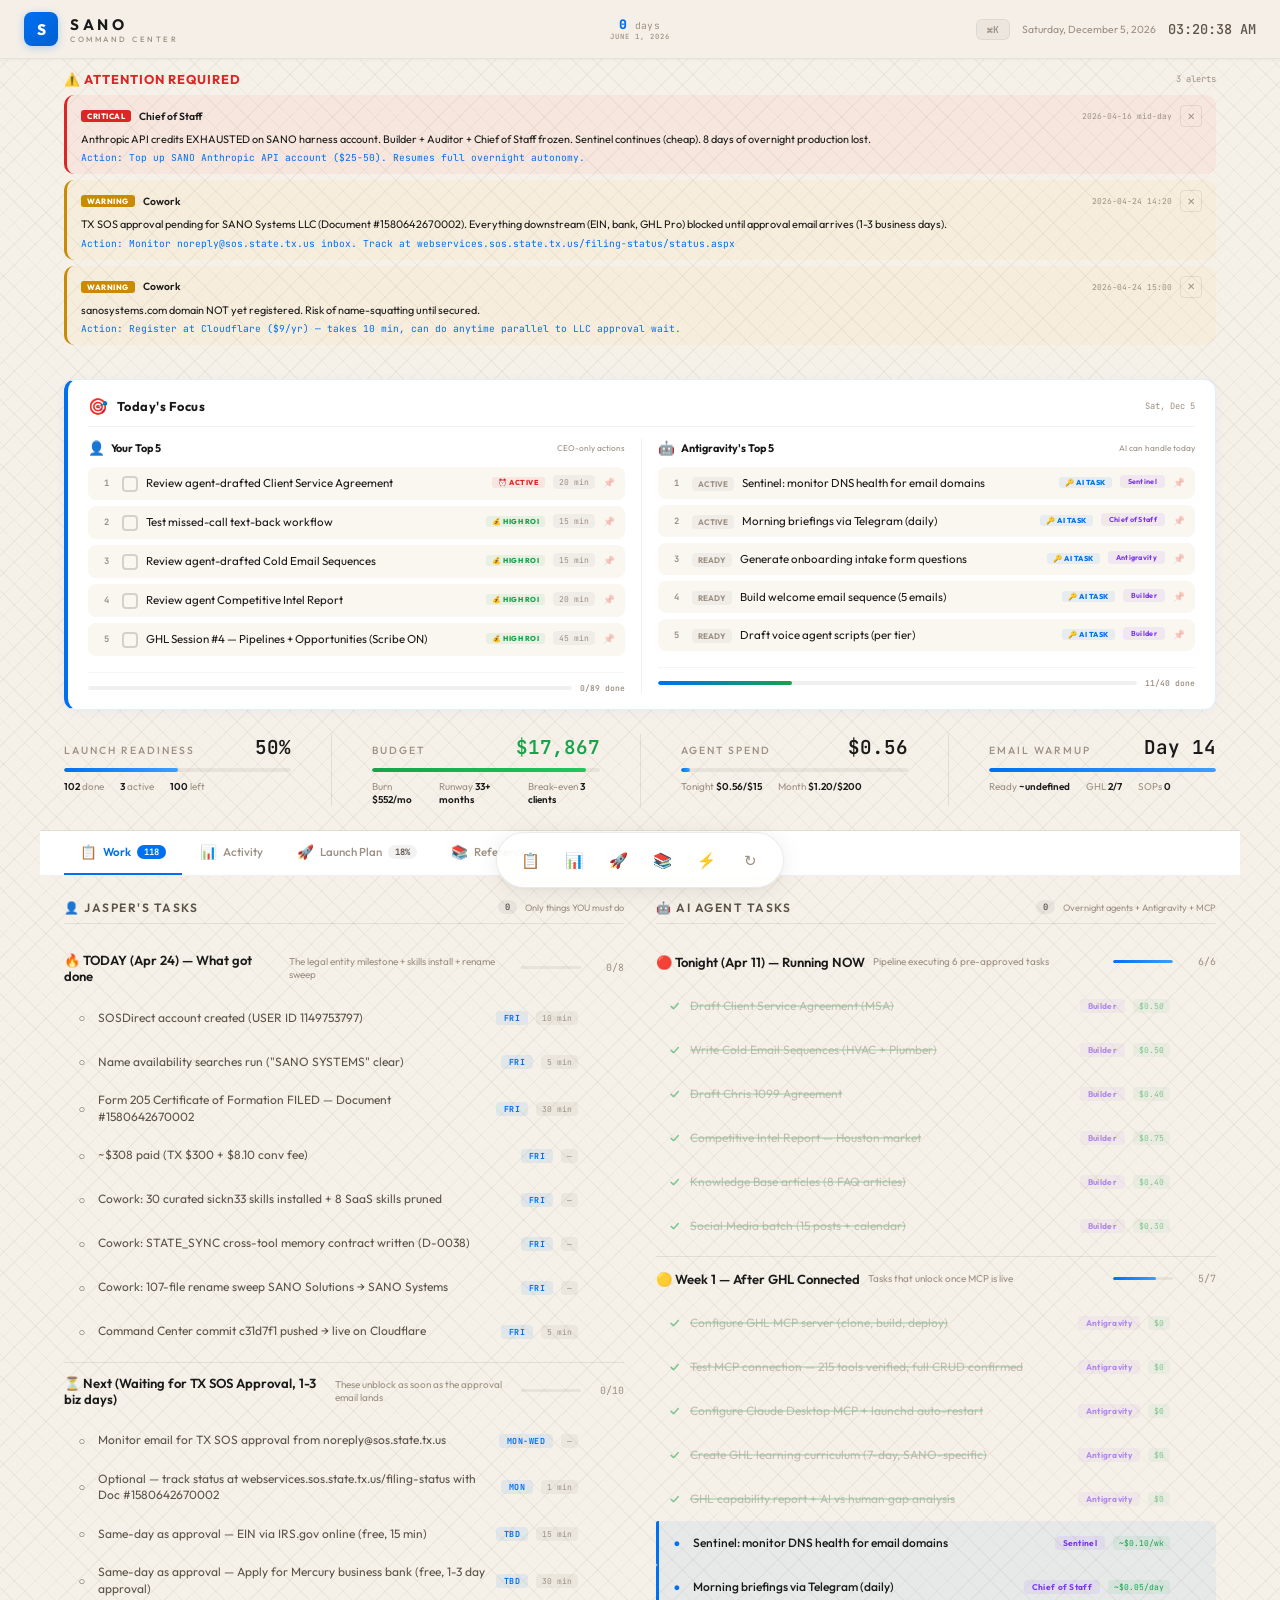
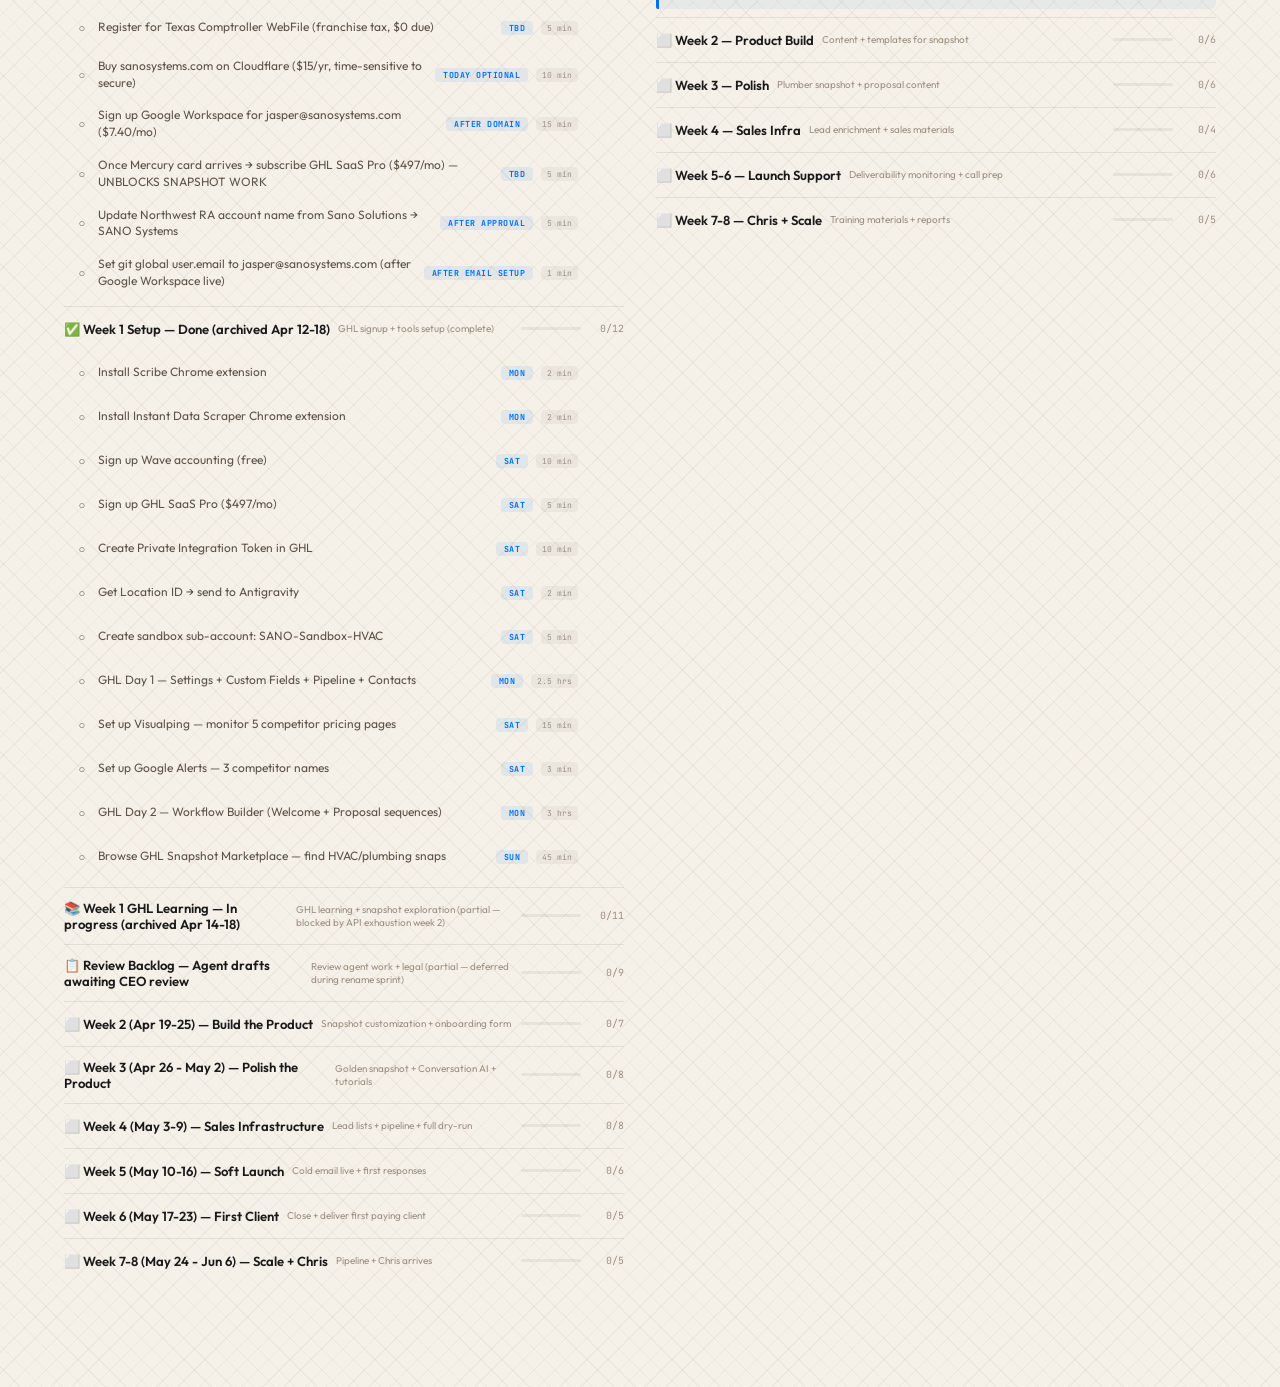
<file: index.html>
<!DOCTYPE html>
<html lang="en">
<head>
    <meta charset="UTF-8">
    <meta name="viewport" content="width=device-width, initial-scale=1.0, viewport-fit=cover">
    <title>SANO Systems — Command Center</title>
    <meta name="description" content="SANO Systems internal command center — AI-first launch tracker with agent pipeline monitoring.">
    <link rel="preconnect" href="https://fonts.googleapis.com">
    <link href="https://fonts.googleapis.com/css2?family=Outfit:wght@300;400;500;600;700;800&family=JetBrains+Mono:wght@400;500;600&display=swap" rel="stylesheet">
    <style>
/* ============================================
   SANO COMMAND CENTER v5.0
   AI Mission Control — Design System
   Claude-Inspired Warm Vanilla Theme
   ============================================ */

:root {
    /* Functional palette */
    --green: #16a34a;
    --green-dim: rgba(22, 163, 74, 0.10);
    --yellow: #ca8a04;
    --yellow-dim: rgba(202, 138, 4, 0.08);
    --red: #dc2626;
    --red-dim: rgba(220, 38, 38, 0.08);
    --blue: #0070F3;
    --blue-dim: rgba(0, 112, 243, 0.08);
    --ai-glow: rgba(0, 112, 243, 0.06);

    /* Surfaces — warm vanilla inspired by Claude */
    --bg-0: #f5f0e8;
    --bg-1: #efe9df;
    --bg-2: #ffffff;
    --bg-3: #faf6f0;
    --bg-hover: rgba(0, 0, 0, 0.03);

    /* Cross-hatch pattern color */
    --hatch-color: rgba(180, 165, 140, 0.12);

    /* Text — dark on light */
    --text-1: #1a1a1a;
    --text-2: #5c5449;
    --text-3: #9c9083;

    /* Borders */
    --border: rgba(0, 0, 0, 0.08);

    /* Type */
    --font: 'Outfit', sans-serif;
    --mono: 'JetBrains Mono', monospace;

    /* Spacing */
    --space-xs: 4px;
    --space-sm: 8px;
    --space-md: 16px;
    --space-lg: 24px;
    --space-xl: 32px;
    --space-2xl: 48px;

    --radius: 10px;
    --ease: cubic-bezier(0.16, 1, 0.3, 1);
}

*, *::before, *::after { margin: 0; padding: 0; box-sizing: border-box; }
html { font-size: 16px; scroll-behavior: smooth; overflow-x: hidden; -webkit-text-size-adjust: 100%; }

body {
    font-family: var(--font);
    background-color: var(--bg-0);
    background-image:
        repeating-linear-gradient(
            45deg,
            transparent,
            transparent 14px,
            var(--hatch-color) 14px,
            var(--hatch-color) 15px
        ),
        repeating-linear-gradient(
            -45deg,
            transparent,
            transparent 14px,
            var(--hatch-color) 14px,
            var(--hatch-color) 15px
        );
    color: var(--text-1);
    -webkit-font-smoothing: antialiased;
    padding-bottom: 80px;
    overflow-x: hidden;
}

/* ---- HEADER ---- */
.header {
    position: sticky; top: 0; z-index: 100;
    display: flex; align-items: center; justify-content: space-between;
    padding: 12px var(--space-lg);
    background: rgba(245, 240, 232, 0.88);
    backdrop-filter: blur(24px) saturate(1.2);
    border-bottom: 1px solid rgba(0,0,0,0.06);
    box-shadow: 0 1px 3px rgba(0,0,0,0.03);
}
.header-center {
    position: absolute; left: 50%; transform: translateX(-50%);
    text-align: center; line-height: 1;
}
.header-countdown {
    font-family: var(--mono); font-size: 0.82rem;
    font-weight: 600; color: var(--text-1);
    letter-spacing: 0.3px; white-space: nowrap;
}
.header-countdown .cd-number {
    font-weight: 800; color: var(--blue);
}
.header-countdown .cd-unit {
    font-weight: 400; font-size: 0.6rem;
    color: var(--text-3); margin: 0 1px;
}
.header-countdown .cd-sep {
    color: var(--text-3); opacity: 0.25; margin: 0 5px;
    font-weight: 300;
}
.header-target {
    font-family: var(--mono); font-size: 0.45rem; font-weight: 500;
    color: var(--text-3); letter-spacing: 1px;
    text-transform: uppercase; margin-top: 2px;
}

.logo { display: flex; align-items: center; gap: 12px; }
.logo-icon {
    width: 34px; height: 34px;
    background: linear-gradient(135deg, #0070F3, #0060d0);
    border-radius: 8px;
    display: grid; place-items: center;
    font-weight: 800; font-size: 0.95rem; color: white;
    box-shadow: 0 2px 8px rgba(0, 112, 243, 0.25);
}
.logo-name { font-weight: 700; font-size: 0.95rem; letter-spacing: 3.5px; }
.logo-sub { font-size: 0.48rem; letter-spacing: 2.5px; color: var(--text-3); font-weight: 500; display: block; }
.header-right { display: flex; align-items: center; gap: 12px; text-align: right; }
.cmdk-hint {
    font-family: var(--mono); font-size: 0.6rem; font-weight: 600;
    color: var(--text-3); background: rgba(0,0,0,0.04);
    padding: 3px 10px; border-radius: 6px; cursor: pointer;
    border: 1px solid rgba(0,0,0,0.06);
    transition: all 0.15s;
}
.cmdk-hint:hover { background: rgba(0,112,243,0.08); color: var(--blue); border-color: rgba(0,112,243,0.15); }
.date-display { font-size: 0.65rem; color: var(--text-3); }
.time-display { font-family: var(--mono); font-size: 0.85rem; color: var(--text-2); font-weight: 500; }

/* ---- COMPACT HERO ROW ---- */
.hero-compact {
    background: var(--bg-2);
    border-bottom: 1px solid rgba(0,0,0,0.06);
}
.hero-compact-inner {
    display: flex; align-items: center; justify-content: center;
    padding: 14px var(--space-lg);
    max-width: 1200px; margin: 0 auto;
    gap: var(--space-lg);
}
.hc-section { display: flex; flex-direction: column; align-items: center; }
.hc-divider { width: 1px; height: 36px; background: rgba(0,0,0,0.08); flex-shrink: 0; }

/* Countdown */
.hc-countdown-grid { display: flex; align-items: baseline; gap: 2px; }
.hc-num { font-family: var(--mono); font-size: 1.6rem; font-weight: 700; color: var(--text-1); letter-spacing: -0.5px; }
.hc-sep { font-size: 0.7rem; color: var(--text-3); font-weight: 500; margin: 0 1px; }
.hc-meta { font-size: 0.52rem; color: var(--text-3); font-family: var(--mono); margin-top: 2px; }

/* Momentum */
.hc-momentum { min-width: 140px; align-items: center; }
.hc-momentum-top { display: flex; align-items: center; gap: 8px; }
.hc-day-count { font-family: var(--mono); font-size: 0.85rem; font-weight: 700; color: var(--text-1); letter-spacing: 1px; }
.hc-streak {
    font-size: 0.65rem; font-weight: 700;
    background: linear-gradient(135deg, #ff6b2b, #ff9500);
    color: white; padding: 2px 8px; border-radius: 10px;
    box-shadow: 0 1px 4px rgba(255, 107, 43, 0.2);
}
.hc-momentum-stats { font-size: 0.55rem; color: var(--text-3); font-family: var(--mono); margin-top: 2px; }
.hc-dot { margin: 0 3px; }

/* Agent Dots */
.hc-agents { min-width: 180px; }
.hc-agent-dots { display: flex; gap: 12px; }
.hc-agent-dot {
    display: flex; align-items: center; gap: 4px;
    font-size: 0.55rem; color: var(--text-3); font-family: var(--mono);
}
.hc-agent-dot .dot {
    width: 7px; height: 7px; border-radius: 50%; flex-shrink: 0;
}
.dot-active { background: var(--green); box-shadow: 0 0 6px rgba(22,163,74,0.3); }
.dot-idle { background: var(--yellow); opacity: 0.6; }
.dot-offline { background: rgba(0,0,0,0.12); }

/* Week Strip */
.week-strip {
    overflow-x: auto; -webkit-overflow-scrolling: touch;
    padding: 0 var(--space-lg) 12px;
    scrollbar-width: none; max-width: 1200px; margin: 0 auto;
}
.week-strip::-webkit-scrollbar { display: none; }
.week-timeline { display: flex; gap: 6px; min-width: max-content; }
.week-block {
    padding: 8px 14px; border-radius: 8px;
    border: 1px solid rgba(0,0,0,0.06); background: var(--bg-2);
    cursor: pointer; transition: all 0.2s var(--ease);
    display: flex; flex-direction: column; align-items: center; min-width: 90px;
    box-shadow: 0 1px 3px rgba(0,0,0,0.03);
}
.week-block:hover { border-color: rgba(0,112,243,0.25); background: rgba(0,112,243,0.04); box-shadow: 0 2px 8px rgba(0,112,243,0.08); transform: translateY(-1px); }
.week-block.active { border-color: rgba(0,112,243,0.3); background: rgba(0,112,243,0.06); box-shadow: 0 2px 8px rgba(0,112,243,0.1); }
.week-block.done { border-color: rgba(22,163,74,0.2); background: rgba(22,163,74,0.04); }
.week-block.done .week-num { color: var(--green); }
.week-num { font-family: var(--mono); font-size: 0.55rem; color: var(--blue); font-weight: 600; letter-spacing: 1px; }
.week-name { font-size: 0.65rem; font-weight: 600; white-space: nowrap; }
.week-dates { font-size: 0.5rem; color: var(--text-3); font-family: var(--mono); }

/* ---- HEALTH STRIP ---- */
.health-strip {
    display: flex; gap: 0; align-items: stretch;
    padding: var(--space-lg);
    max-width: 1200px; margin: 0 auto;
    border-bottom: 1px solid var(--border);
}
.health-item { flex: 1; padding: 0 var(--space-lg); }
.health-item:first-child { padding-left: 0; }
.health-item:last-child { padding-right: 0; }
.health-divider { width: 1px; background: var(--border); margin: 0 var(--space-md); flex-shrink: 0; }
.health-top { display: flex; align-items: baseline; justify-content: space-between; margin-bottom: var(--space-sm); }
.health-label { font-size: 0.65rem; letter-spacing: 2px; text-transform: uppercase; color: var(--text-3); font-weight: 500; }
.health-value { font-family: var(--mono); font-size: 1.2rem; font-weight: 600; color: var(--text-1); }
.health-bar { width: 100%; height: 4px; background: rgba(0,0,0,0.06); border-radius: 3px; overflow: hidden; margin-bottom: var(--space-sm); }
.health-bar-fill { height: 100%; background: linear-gradient(90deg, var(--blue), #3b9eff); border-radius: 3px; transition: width 1.2s var(--ease); }
.health-meta { display: flex; gap: var(--space-md); font-size: 0.62rem; color: var(--text-3); }
.health-meta strong { color: var(--text-1); font-weight: 600; }

/* Budget specific */
.budget-remaining-val { color: var(--green) !important; }
.budget-remaining-val.caution { color: var(--yellow) !important; }
.budget-remaining-val.danger { color: var(--red) !important; }
.budget-bar-fill { background: linear-gradient(90deg, var(--green), #22c55e); }
.budget-bar-fill.caution { background: linear-gradient(90deg, var(--yellow), #eab308); }
.budget-bar-fill.danger { background: linear-gradient(90deg, var(--red), #ef4444); }

/* ---- MAIN CONTENT ---- */
.main {
    max-width: 1200px; margin: 0 auto;
    padding: var(--space-lg);
    display: flex; flex-direction: column; gap: var(--space-2xl);
}

/* ---- SECTIONS (no boxes) ---- */
.section { position: relative; }
.section-header {
    display: flex; align-items: center; justify-content: space-between;
    margin-bottom: var(--space-md); padding-bottom: var(--space-sm);
    border-bottom: 1px solid var(--border); gap: var(--space-sm);
}
.section-header h2 {
    font-size: 0.75rem; font-weight: 600; letter-spacing: 1.5px;
    text-transform: uppercase; color: var(--text-2);
}
.section-badge {
    font-size: 0.55rem; font-family: var(--mono); color: var(--text-3);
    padding: 3px 10px; border: 1px solid rgba(0,0,0,0.06); border-radius: 20px;
    background: var(--bg-3);
}

/* ---- PRIORITIES ---- */
.priority-meta { display: flex; align-items: center; gap: var(--space-sm); flex-wrap: wrap; }
.time-badge {
    font-family: var(--mono); font-size: 0.62rem; font-weight: 500;
    color: var(--blue); background: var(--blue-dim);
    padding: 2px 8px; border-radius: 4px;
}
.meta-text { font-size: 0.58rem; color: var(--text-3); }
.priority-list { display: flex; flex-direction: column; gap: 2px; }

.priority-item { border-radius: 6px; overflow: hidden; transition: background 0.12s; }
.priority-item:hover { background: var(--bg-hover); }
.priority-row {
    display: flex; align-items: center; gap: var(--space-sm);
    padding: 10px 12px; cursor: pointer; min-height: 44px;
}
.priority-checkbox {
    width: 18px; height: 18px; border: 2px solid rgba(0,0,0,0.15);
    border-radius: 5px; flex-shrink: 0; cursor: pointer;
    display: grid; place-items: center; transition: all 0.15s;
}
.priority-checkbox:hover { border-color: var(--blue); background: rgba(0,112,243,0.05); }
.priority-text { flex: 1; font-size: 0.82rem; font-weight: 400; line-height: 1.4; }
.priority-time {
    font-family: var(--mono); font-size: 0.55rem; color: var(--text-3);
    padding: 1px 6px; background: rgba(0,0,0,0.04); border-radius: 3px;
}
.priority-tag {
    font-size: 0.5rem; font-weight: 600; letter-spacing: 0.5px;
    padding: 2px 7px; border-radius: 3px; text-transform: uppercase;
}
.tag-critical { background: var(--red-dim); color: var(--red); }
.tag-high { background: var(--yellow-dim); color: var(--yellow); }
.tag-medium { background: var(--blue-dim); color: var(--blue); }

.priority-expand { font-size: 0.65rem; color: var(--text-3); transition: transform 0.2s var(--ease); }
.priority-expand.rotated { transform: rotate(90deg); color: var(--blue); }

/* Priority done */
.priority-item.priority-done .priority-checkbox {
    background: var(--green); border-color: var(--green);
    box-shadow: 0 1px 3px rgba(22,163,74,0.2);
}
.priority-item.priority-done .priority-checkbox::after { content: '✓'; color: white; font-size: 0.6rem; font-weight: 800; }
.priority-item.priority-done .priority-text {
    text-decoration: line-through;
    text-decoration-color: rgba(22,163,74,0.4);
    text-decoration-thickness: 1.5px;
    color: var(--text-3);
}
.priority-item.priority-done { opacity: 0.5; }
.priority-item.priority-critical { border-left: 3px solid var(--red); }
.priority-item.priority-high { border-left: 3px solid var(--yellow); }
.priority-item.priority-medium { border-left: 3px solid var(--blue); }

/* Priority steps */
.priority-steps { max-height: 0; overflow: hidden; transition: max-height 0.3s var(--ease); }
.priority-steps.open { max-height: 500px; padding: 0 12px 12px; }
.steps-inner {
    background: var(--bg-3); border: 1px solid var(--border);
    border-radius: 6px; padding: 12px;
}
.step-item {
    display: flex; align-items: flex-start; gap: 8px;
    padding: 5px 0; font-size: 0.75rem; color: var(--text-2); line-height: 1.5;
}
.step-item + .step-item { border-top: 1px solid rgba(0,0,0,0.04); }
.step-num {
    width: 18px; height: 18px; background: var(--blue-dim);
    border: 1px solid rgba(59,130,246,0.12); border-radius: 50%;
    display: grid; place-items: center;
    font-size: 0.52rem; font-weight: 600; color: var(--blue); flex-shrink: 0; margin-top: 2px;
}
.step-done .step-num { background: var(--green-dim); border-color: rgba(52,199,89,0.15); color: var(--green); }

/* ---- AGENT FEED ---- */
.agent-feed { display: flex; flex-direction: column; gap: 0; }
.agent-report {
    padding: 14px 0; border-bottom: 1px solid rgba(0,0,0,0.05);
    position: relative; padding-left: 16px;
}
.agent-report::before {
    content: ''; position: absolute; left: 0; top: 20px;
    width: 5px; height: 5px; background: var(--blue); border-radius: 50%;
    box-shadow: 0 0 0 2px rgba(0,112,243,0.15);
}
.agent-report:last-child { border-bottom: none; }
.agent-report-header { display: flex; align-items: center; justify-content: space-between; margin-bottom: 4px; }
.agent-name { font-weight: 600; font-size: 0.78rem; }
.agent-status { font-size: 0.6rem; margin-left: 4px; }
.status-complete { color: var(--green); }
.status-running { color: var(--yellow); }
.status-failed { color: var(--red); }
.agent-time { font-size: 0.55rem; font-family: var(--mono); color: var(--text-3); }
.agent-message { font-size: 0.75rem; color: var(--text-2); line-height: 1.55; }
.agent-file-link { font-size: 0.62rem; font-family: var(--mono); color: var(--text-3); margin-top: 6px; display: block; }

/* ---- CHECKLIST ---- */
.checklist-sections { display: flex; flex-direction: column; gap: 0; }
.checklist-section { border-bottom: 1px solid var(--border); }
.checklist-section:last-child { border-bottom: none; }
.checklist-section-header {
    display: flex; align-items: center; justify-content: space-between;
    padding: 10px 0; cursor: pointer; min-height: 40px;
    transition: all 0.12s;
}
.checklist-section-header:hover { opacity: 0.8; }
.checklist-section-title { font-size: 0.78rem; font-weight: 500; }
.week-tag {
    font-size: 0.5rem; font-family: var(--mono); color: var(--blue);
    padding: 1px 6px; background: var(--blue-dim); border-radius: 3px;
    margin-left: 6px;
}
.checklist-section-progress { display: flex; align-items: center; gap: 8px; }
.mini-progress-bar { width: 60px; height: 3px; background: rgba(0,0,0,0.06); border-radius: 2px; overflow: hidden; }
.mini-progress-fill { height: 100%; background: linear-gradient(90deg, var(--blue), #3b9eff); border-radius: 2px; transition: width 0.6s var(--ease); }
.checklist-section-percent { font-family: var(--mono); font-size: 0.62rem; color: var(--text-3); min-width: 30px; text-align: right; }

.checklist-items { display: none; padding: 0 0 8px; }
.checklist-items.open { display: block; }
.checklist-item {
    display: flex; align-items: center; gap: 6px;
    padding: 6px 8px; font-size: 0.72rem; color: var(--text-2);
    cursor: pointer; border-radius: 4px; transition: background 0.12s; min-height: 32px;
}
.checklist-item:hover { background: var(--bg-hover); }
.checklist-item.done { color: var(--text-3); text-decoration: line-through; text-decoration-color: rgba(22,163,74,0.35); text-decoration-thickness: 1.5px; }
.check-icon { font-size: 0.65rem; width: 16px; text-align: center; flex-shrink: 0; }

/* ---- APPROVALS ---- */

.bottom-row { display: grid; grid-template-columns: 1fr 1fr; gap: var(--space-2xl); }
.approval-count-badge {
    font-family: var(--mono); font-size: 0.72rem; font-weight: 600;
    color: var(--yellow); background: var(--yellow-dim);
    padding: 1px 8px; border-radius: 4px;
}
.approval-list { display: flex; flex-direction: column; gap: 10px; }
.approval-item {
    padding: 16px; background: var(--bg-2); border-radius: 10px;
    border-left: 3px solid rgba(202,138,4,0.3);
    box-shadow: 0 1px 4px rgba(0,0,0,0.04);
}
.approval-title { font-weight: 600; font-size: 0.8rem; margin-bottom: 4px; }
.approval-desc { font-size: 0.72rem; color: var(--text-2); margin-bottom: 12px; line-height: 1.5; }
.approval-actions { display: flex; gap: 6px; flex-wrap: wrap; }

/* ---- NOTES ---- */
.comment-feed { display: flex; flex-direction: column; gap: 4px; max-height: 320px; overflow-y: auto; }
.comment-item {
    padding: 10px 14px; border-radius: 8px;
    border-left: 3px solid rgba(0,0,0,0.06);
    background: var(--bg-2);
    box-shadow: 0 1px 2px rgba(0,0,0,0.03);
}
.comment-item.comment-decision { border-left-color: var(--yellow); background: rgba(202,138,4,0.04); }
.comment-header { display: flex; justify-content: space-between; margin-bottom: 2px; font-size: 0.6rem; color: var(--text-3); }
.comment-text { font-size: 0.72rem; color: var(--text-2); line-height: 1.5; }
.comment-time { font-family: var(--mono); font-size: 0.52rem; }

/* ---- BUTTONS ---- */
.btn {
    padding: 7px 14px; border-radius: 6px; font-size: 0.68rem;
    font-weight: 600; border: none; cursor: pointer;
    font-family: var(--font); transition: all 0.12s; min-height: 34px;
}
.btn-primary { background: linear-gradient(135deg, #0070F3, #0060d0); color: white; box-shadow: 0 2px 6px rgba(0,112,243,0.2); }
.btn-primary:hover { opacity: 0.9; box-shadow: 0 3px 10px rgba(0,112,243,0.25); transform: translateY(-1px); }
.btn-ghost { background: transparent; color: var(--text-2); border: 1px solid rgba(0,0,0,0.1); }
.btn-ghost:hover { border-color: var(--text-2); background: rgba(0,0,0,0.02); }
.btn-approve { background: linear-gradient(135deg, var(--green), #22c55e); color: white; font-size: 0.65rem; padding: 6px 14px; border: none; border-radius: 6px; cursor: pointer; font-weight: 600; font-family: var(--font); box-shadow: 0 2px 6px rgba(22,163,74,0.2); }
.btn-approve:hover { opacity: 0.9; transform: translateY(-1px); }
.btn-review { background: rgba(0,112,243,0.06); color: var(--blue); font-size: 0.65rem; padding: 6px 14px; border: 1px solid rgba(0,112,243,0.15); border-radius: 6px; cursor: pointer; font-weight: 600; font-family: var(--font); }
.btn-reject { background: transparent; color: var(--text-3); font-size: 0.65rem; padding: 6px 14px; border: 1px solid rgba(0,0,0,0.08); border-radius: 6px; cursor: pointer; font-weight: 500; font-family: var(--font); }
.btn-reject:hover { border-color: var(--red); color: var(--red); background: rgba(220,38,38,0.04); }
.btn-sm {
    font-size: 0.58rem; padding: 3px 8px; border: 1px solid var(--border);
    background: transparent; color: var(--text-3); border-radius: 4px;
    cursor: pointer; font-family: var(--font); font-weight: 500;
}
.btn-sm:hover { border-color: var(--blue); color: var(--blue); }

/* Comment button */
.comment-btn-sm {
    background: none; border: none; cursor: pointer;
    font-size: 0.65rem; opacity: 0; color: var(--text-3);
    transition: opacity 0.12s; padding: 4px; min-width: 28px; min-height: 28px;
    display: grid; place-items: center; flex-shrink: 0;
}
.priority-row:hover .comment-btn-sm,
.agent-report:hover .comment-btn-sm,
.checklist-item:hover .comment-btn-sm { opacity: 0.35; }
.comment-btn-sm:hover { opacity: 1 !important; color: var(--blue); }

/* ---- MODAL ---- */
.comment-modal {
    position: fixed; inset: 0; z-index: 1000;
    display: grid; place-items: center;
    background: rgba(0,0,0,0.3);
    backdrop-filter: blur(10px);
    opacity: 0; pointer-events: none; transition: opacity 0.2s;
}
.comment-modal.open { opacity: 1; pointer-events: all; }
.comment-modal-content {
    background: var(--bg-2); border: 1px solid rgba(0,0,0,0.08);
    border-radius: 14px; padding: var(--space-lg);
    width: 90%; max-width: 440px;
    transform: translateY(12px); transition: transform 0.2s var(--ease);
    box-shadow: 0 20px 60px rgba(0,0,0,0.12), 0 0 0 1px rgba(0,0,0,0.04);
}
.comment-modal.open .comment-modal-content { transform: translateY(0); }
.comment-modal-header { display: flex; justify-content: space-between; align-items: center; margin-bottom: var(--space-md); }
.comment-modal-header h3 { font-size: 0.85rem; font-weight: 600; }
.modal-close {
    background: none; border: none; color: var(--text-3);
    font-size: 0.9rem; cursor: pointer; padding: 8px;
    border-radius: 4px; min-width: 44px; min-height: 44px;
    display: grid; place-items: center;
}
.modal-close:hover { color: var(--text-1); background: var(--bg-hover); }

.comment-modal-target { font-size: 0.7rem; color: var(--text-3); margin-bottom: 12px; }
.comment-textarea {
    width: 100%; background: var(--bg-3); border: 1px solid var(--border);
    border-radius: 6px; color: var(--text-1); font-family: var(--font);
    font-size: 16px; padding: 12px; resize: vertical; margin-bottom: 12px;
}
.comment-textarea:focus { outline: none; border-color: var(--blue); box-shadow: 0 0 0 2px var(--blue-dim); }
.comment-modal-actions { display: flex; gap: 6px; justify-content: flex-end; }

/* ---- DOCK ---- */
.dock {
    position: fixed; bottom: 16px; left: 50%; transform: translateX(-50%);
    display: flex; gap: 2px; padding: 6px 12px;
    background: rgba(255, 255, 255, 0.85); backdrop-filter: blur(20px) saturate(1.3);
    border: 1px solid rgba(0,0,0,0.08); border-radius: 28px;
    z-index: 50; box-shadow: 0 4px 24px rgba(0,0,0,0.08), 0 1px 4px rgba(0,0,0,0.04);
}
.dock-btn {
    width: 42px; height: 42px; background: transparent; border: none;
    color: var(--text-3); font-size: 0.95rem; cursor: pointer;
    border-radius: 20px; transition: all 0.15s; display: grid; place-items: center;
    font-family: var(--font);
}
.dock-btn:hover { background: rgba(0,112,243,0.08); color: var(--text-1); transform: scale(1.1); }

/* ---- TOAST ---- */
.toast {
    position: fixed; bottom: 72px; left: 50%;
    transform: translateX(-50%) translateY(12px);
    background: var(--bg-2); border: 1px solid var(--green);
    color: var(--green); padding: 6px 16px;
    border-radius: 6px; font-size: 0.7rem; font-weight: 500;
    opacity: 0; transition: all 0.2s var(--ease); z-index: 200;
    box-shadow: 0 4px 12px rgba(0,0,0,0.08);
}
.toast.show { opacity: 1; transform: translateX(-50%) translateY(0); }

/* ---- EMPTY STATE ---- */
.empty-state { padding: 24px 0; text-align: center; color: var(--text-3); font-size: 0.75rem; font-weight: 300; }

/* ---- HIGHLIGHT ---- */
@keyframes flash { 0% { box-shadow: 0 0 0 0 var(--blue); } 50% { box-shadow: 0 0 16px var(--blue-dim); } 100% { box-shadow: none; } }
.section-highlight { animation: flash 1.2s ease-out; }

/* ============================================
   RESPONSIVE — Mobile-First Optimization
   ============================================ */

/* Tablet */
@media (max-width: 768px) {
    .health-strip {
        display: grid;
        grid-template-columns: 1fr 1fr;
        gap: var(--space-md);
        padding: var(--space-md);
    }
    .health-divider { display: none; }
    .health-item { padding: 0; }

    .tab-label { display: none; }
    .tab-btn { padding: 10px 14px; }
    .tab-icon { font-size: 1rem; }

    .decision-item { flex-wrap: wrap; }
    .decision-impact { margin-left: 62px; }

    .overnight-card { padding: 0 var(--space-md) 12px; }
}

/* Phone */
@media (max-width: 640px) {
    body { padding-bottom: 80px; }

    /* Header — compact */
    .header { padding: 8px var(--space-md); }
    .logo-icon { width: 28px; height: 28px; font-size: 0.8rem; border-radius: 6px; }
    .logo-name { font-size: 0.85rem; letter-spacing: 3px; }
    .logo-sub { font-size: 0.42rem; letter-spacing: 2px; }
    .date-display { font-size: 0.55rem; }
    .time-display { font-size: 0.72rem; }

    /* Hero — compact and centered */
    .hero-inner {
        flex-direction: column; text-align: center;
        gap: 8px; padding: 16px var(--space-md) 8px;
    }
    .hero-label { font-size: 0.5rem; letter-spacing: 2.5px; margin-bottom: 4px; }
    .hero-status { text-align: center; }
    .status-row { justify-content: center; }
    .countdown-number { font-size: 2.4rem; }
    .countdown-sep { font-size: 1.2rem; }
    .countdown-label { font-size: 0.42rem; }
    .hero-target { font-size: 0.55rem; margin-top: 2px; }
    .hero-week { font-size: 0.58rem; }
    .hero-automation { font-size: 0.48rem; }
    .directive-badge { margin-top: 4px; }
    .dir-badge { font-size: 0.5rem; padding: 2px 6px; }

    /* Overnight card — tighter */
    .overnight-card { padding: 0 var(--space-md) 8px; }
    .overnight-inner { padding: 10px 14px; }
    .overnight-title { font-size: 0.7rem; }
    .overnight-status { font-size: 0.52rem; }
    .overnight-stats { font-size: 0.55rem; gap: var(--space-md); margin-bottom: 8px; }
    .overnight-deliverables { flex-direction: column; gap: 4px; }
    .overnight-del { font-size: 0.55rem; padding: 4px 8px; }

    /* Week Timeline */
    .week-strip { padding: 0 var(--space-md) 8px; }
    .week-block { min-width: 72px; padding: 5px 10px; }
    .week-num { font-size: 0.48rem; }
    .week-name { font-size: 0.58rem; }
    .week-dates { font-size: 0.42rem; }

/* KPI Strip — 2x2 grid */
    .health-strip {
        display: grid;
        grid-template-columns: 1fr 1fr;
        gap: 10px;
        padding: 12px var(--space-md);
    }
    .health-divider { display: none; }
    .health-item { padding: 0; }
    .health-label { font-size: 0.55rem; letter-spacing: 1.5px; }
    .health-value { font-size: 1.1rem; }
    .health-bar { height: 2px; margin-bottom: 4px; }
    .health-meta { font-size: 0.52rem; gap: var(--space-sm); flex-wrap: wrap; }

    /* Tab Navigation — icon only, scrollable */
    .tab-nav { padding: 0 var(--space-sm); gap: 0; }
    .tab-btn {
        padding: 10px 12px; min-height: 40px;
        flex: 1; justify-content: center;
    }
    .tab-label { display: none; }
    .tab-icon { font-size: 1.05rem; }
    .tab-count { font-size: 0.5rem; padding: 0px 5px; }

    /* Main Content */
    .main { padding: var(--space-sm) var(--space-md); gap: var(--space-lg); }
    .section-header {
        flex-wrap: wrap; gap: 4px;
        margin-bottom: 10px; padding-bottom: 6px;
    }
    .section-header h2 { font-size: 0.68rem; letter-spacing: 1.2px; }
    .meta-text { font-size: 0.5rem; }
    .section-badge { font-size: 0.48rem; }

    /* Task Items — mobile touch targets */
    .task-section-header {
        flex-wrap: wrap; gap: 4px;
        padding: 10px 0; min-height: 40px;
    }
    .task-section-title { font-size: 0.75rem; }
    .task-section-desc { font-size: 0.55rem; }
    .task-section-pct { font-size: 0.55rem; }
    .mini-progress-bar { width: 40px; }

    .task-item {
        padding: 10px 8px;
        gap: 6px; min-height: 44px;
        flex-wrap: wrap;
    }
    .task-text { font-size: 0.72rem; flex-basis: calc(100% - 30px); }
    .task-icon { font-size: 0.65rem; }

    /* Badges wrap to second line on phone */
    .day-badge { font-size: 0.48rem; padding: 1px 5px; }
    .time-badge-sm { font-size: 0.45rem; }
    .agent-badge { font-size: 0.48rem; padding: 1px 5px; }
    .cost-badge { font-size: 0.45rem; }

    /* Comment button always visible on mobile (no hover) */
    .comment-btn-sm { opacity: 0.25 !important; min-width: 32px; min-height: 32px; }

    /* Agent Feed */
    .agent-report { padding: 12px 0 12px 12px; }
    .agent-name { font-size: 0.72rem; }
    .agent-time { font-size: 0.48rem; }
    .agent-message { font-size: 0.68rem; line-height: 1.5; }

    /* Decision Log */
    .decision-item { flex-wrap: wrap; gap: 6px; padding: 6px 0; }
    .decision-date { font-size: 0.48rem; min-width: 42px; }
    .decision-text { font-size: 0.65rem; }
    .decision-impact { font-size: 0.48rem; margin-left: 0; }

    /* Completed */
    .completed-item { padding: 8px 0; }
    .completed-text { font-size: 0.65rem; }
    .completed-date { font-size: 0.45rem; }

    /* Intel & Docs */
    .intel-cat-header { padding: 10px 0; }
    .intel-cat-icon { font-size: 0.9rem; }
    .intel-cat-name { font-size: 0.75rem; }
    .intel-cat-docs { padding-left: 12px; }
    .doc-item { padding: 8px 6px; gap: 4px; }
    .doc-name { font-size: 0.68rem; }
    .doc-desc { font-size: 0.55rem; min-width: 0; }
    .doc-path { font-size: 0.45rem; }
    .doc-status-tag { font-size: 0.42rem; }

    /* Comment Modal */
    .comment-modal-content { width: 95%; padding: var(--space-md); }

    /* Dock — elevated, safe area aware */
    .dock {
        padding: 6px 10px;
        bottom: 12px;
        gap: 0;
        border-radius: 24px;
    }
    .dock-btn {
        width: 42px; height: 42px;
        font-size: 1rem; border-radius: 18px;
    }

    /* Toast */
    .toast { bottom: 72px; font-size: 0.62rem; }
}

/* Small phones (iPhone SE, etc.) */
@media (max-width: 374px) {
    .countdown-number { font-size: 2rem; }
    .countdown-sep { font-size: 1rem; }
    .health-value { font-size: 0.95rem; }
    .health-strip { gap: 8px; padding: 10px var(--space-sm); }
    .health-meta { font-size: 0.48rem; }
    .task-text { font-size: 0.65rem; }
    .dock-btn { width: 38px; height: 38px; font-size: 0.9rem; }
    .overnight-inner { padding: 8px 10px; }
    .overnight-del { font-size: 0.5rem; padding: 2px 6px; }
}

/* Safe area for notched phones */
@supports (padding-bottom: env(safe-area-inset-bottom)) {
    body { padding-bottom: calc(80px + env(safe-area-inset-bottom)); }
    .dock { bottom: calc(12px + env(safe-area-inset-bottom)); }
}


/* ============================================
   TAB NAVIGATION (v6 — AI-First)
   ============================================ */
.tab-nav {
    display: flex; gap: 2px; padding: 0 var(--space-lg);
    max-width: 1200px; margin: 0 auto;
    background: var(--bg-2);
    border-bottom: 1px solid rgba(0,0,0,0.06);
    overflow-x: auto; -webkit-overflow-scrolling: touch;
    scrollbar-width: none;
}
.tab-nav::-webkit-scrollbar { display: none; }
.tab-btn {
    display: flex; align-items: center; gap: 6px;
    padding: 12px 16px;
    background: none; border: none; border-bottom: 2px solid transparent;
    color: var(--text-3); font-family: var(--font);
    font-size: 0.72rem; font-weight: 500;
    cursor: pointer; transition: all 0.15s var(--ease);
    white-space: nowrap; min-height: 44px;
}
.tab-btn:hover { color: var(--text-1); }
.tab-btn.active {
    color: var(--blue);
    border-bottom-color: var(--blue);
    font-weight: 600;
}
.tab-icon { font-size: 0.85rem; }
.tab-count {
    font-family: var(--mono); font-size: 0.55rem;
    background: rgba(0,0,0,0.05); color: var(--text-2);
    padding: 1px 7px; border-radius: 10px; font-weight: 600;
}
.tab-btn.active .tab-count {
    background: var(--blue);
    color: white;
}

/* Tab content */
.tab-content { display: none; }
.tab-content.active { display: block; }

/* ============================================
   TASK ITEMS (Shared)
   ============================================ */
.task-section {
    border-bottom: 1px solid var(--border);
}
.task-section:last-child { border-bottom: none; }
.task-section-header {
    display: flex; align-items: center; justify-content: space-between;
    padding: 12px 0; cursor: pointer; min-height: 44px;
    transition: opacity 0.12s;
}
.task-section-header:hover { opacity: 0.8; }
.task-section-title { font-size: 0.82rem; font-weight: 600; }
.task-section-desc {
    font-size: 0.62rem; color: var(--text-3);
    font-weight: 400;
}
.task-section-progress { display: flex; align-items: center; gap: 8px; flex-shrink: 0; }
.task-section-pct {
    font-family: var(--mono); font-size: 0.62rem;
    color: var(--text-3); min-width: 35px; text-align: right;
}

.task-items { display: none; padding: 0 0 8px; }
.task-items.open { display: block; }

.task-item {
    display: flex; align-items: center; gap: 8px;
    padding: 8px 10px; font-size: 0.75rem; color: var(--text-2);
    cursor: pointer; border-radius: 6px;
    transition: background 0.12s; min-height: 36px;
}
.task-item:hover { background: var(--bg-hover); }
.task-item:hover .comment-btn-sm { opacity: 0.35; }
.task-icon {
    width: 16px; text-align: center; flex-shrink: 0;
    font-size: 0.7rem;
}

.task-text { flex: 1; line-height: 1.4; }

/* Task states */
.task-item.task-done {
    opacity: 0.55;
}
.task-item.task-done .task-text {
    text-decoration: line-through;
    text-decoration-color: rgba(22,163,74,0.4);
    text-decoration-thickness: 1.5px;
    color: var(--text-3);
}
.task-item.task-done .task-icon { color: var(--green); font-weight: 700; }

.task-item.task-active {
    background: rgba(0,112,243,0.06);
    border-left: 3px solid var(--blue);
    border-radius: 2px 6px 6px 2px;
}
.task-item.task-active .task-icon { color: var(--blue); font-weight: 700; }
.task-item.task-active .task-text { font-weight: 500; color: var(--text-1); }

.task-item.task-running {
    background: rgba(202,138,4,0.06);
    border-left: 3px solid var(--yellow);
    border-radius: 2px 6px 6px 2px;
}
.task-item.task-running .task-icon {
    color: var(--yellow);
    animation: spin 1.5s linear infinite;
}
@keyframes spin {
    from { transform: rotate(0deg); }
    to { transform: rotate(360deg); }
}

.task-item.task-queued {
    opacity: 0.5;
    border-left: 3px solid var(--text-3);
    border-radius: 2px 6px 6px 2px;
}

/* Day + Time badges (Jasper tasks) */
.day-badge {
    font-family: var(--mono); font-size: 0.52rem; font-weight: 700;
    color: var(--blue); background: rgba(0,112,243,0.08);
    padding: 2px 8px; border-radius: 4px;
    text-transform: uppercase; letter-spacing: 0.5px;
}
.time-badge-sm {
    font-family: var(--mono); font-size: 0.5rem;
    color: var(--text-3); background: rgba(0,0,0,0.04);
    padding: 2px 6px; border-radius: 4px;
}

/* Agent + Cost badges (AI tasks) */
.agent-badge {
    font-size: 0.52rem; font-weight: 700;
    color: #7c3aed; background: rgba(124, 58, 237, 0.08);
    padding: 2px 8px; border-radius: 4px;
    letter-spacing: 0.3px;
}
.cost-badge {
    font-family: var(--mono); font-size: 0.5rem;
    color: var(--green); background: rgba(22,163,74,0.08);
    padding: 2px 6px; border-radius: 4px;
}
.running-badge {
    font-size: 0.52rem; font-weight: 700;
    color: var(--yellow); background: rgba(202,138,4,0.1);
    padding: 3px 10px; border-radius: 10px;
    animation: glow 2s ease-in-out infinite;
}
@keyframes glow {
    0%, 100% { box-shadow: 0 0 0 0 rgba(202, 138, 4, 0.15); }
    50% { box-shadow: 0 0 12px rgba(202, 138, 4, 0.1); }
}

/* ============================================
   DECISION LOG
   ============================================ */
.decision-item {
    display: flex; align-items: flex-start; gap: 12px;
    padding: 8px 0; border-bottom: 1px solid rgba(0,0,0,0.04);
    font-size: 0.72rem;
}
.decision-item:last-child { border-bottom: none; }
.decision-date {
    font-family: var(--mono); font-size: 0.55rem;
    color: var(--text-3); min-width: 50px; flex-shrink: 0;
    padding-top: 2px;
}
.decision-text { color: var(--text-2); flex: 1; line-height: 1.45; }
.decision-impact {
    font-family: var(--mono); font-size: 0.55rem;
    color: var(--green); background: var(--green-dim);
    padding: 2px 8px; border-radius: 3px;
    white-space: nowrap; flex-shrink: 0;
}

/* ============================================
   COMPLETED LIST
   ============================================ */
.completed-item {
    display: flex; align-items: center; gap: 8px;
    padding: 6px 0; font-size: 0.72rem;
    border-bottom: 1px solid rgba(0,0,0,0.03);
}
.completed-item:last-child { border-bottom: none; }
.completed-icon {
    color: var(--green); font-size: 0.65rem;
    flex-shrink: 0; width: 16px; text-align: center;
    font-weight: 700;
}
.completed-text { color: var(--text-3); flex: 1; }
.completed-date {
    font-family: var(--mono); font-size: 0.5rem;
    color: var(--text-3); opacity: 0.6;
}

/* ============================================
   HERO AUTOMATION BADGE
   ============================================ */
.hero-automation {
    font-size: 0.55rem; font-family: var(--mono);
    color: #7c3aed; margin-top: 4px;
    letter-spacing: 0.5px;
}



/* ============================================
   OVERNIGHT REPORT CARD
   ============================================ */
.overnight-card {
    padding: 0 var(--space-lg) 12px;
    max-width: 1200px; margin: 0 auto;
}
.overnight-inner {
    border: 1px solid rgba(0,0,0,0.06);
    border-radius: 12px;
    padding: 16px 20px;
    background: var(--bg-2);
    transition: border-color 0.3s;
    box-shadow: 0 2px 8px rgba(0,0,0,0.04);
}
.overnight-inner.overnight-running {
    border-color: rgba(240, 180, 41, 0.25);
    background: linear-gradient(135deg, rgba(240, 180, 41, 0.04), transparent);
}
.overnight-inner.overnight-complete {
    border-color: rgba(52, 199, 89, 0.25);
    background: linear-gradient(135deg, rgba(52, 199, 89, 0.04), transparent);
}
.overnight-inner.overnight-failed {
    border-color: rgba(255, 69, 58, 0.25);
    background: linear-gradient(135deg, rgba(255, 69, 58, 0.04), transparent);
}
.overnight-header {
    display: flex; align-items: center; justify-content: space-between;
    margin-bottom: 8px;
}
.overnight-title {
    font-size: 0.78rem; font-weight: 600;
}
.overnight-status {
    font-family: var(--mono); font-size: 0.6rem; font-weight: 600;
    letter-spacing: 0.5px;
}
.overnight-running .overnight-status { color: var(--yellow); }
.overnight-complete .overnight-status { color: var(--green); }
.overnight-failed .overnight-status { color: var(--red); }

.overnight-stats {
    display: flex; gap: var(--space-lg);
    font-size: 0.62rem; color: var(--text-3);
    margin-bottom: 10px;
    font-family: var(--mono);
}

.overnight-deliverables {
    display: flex; flex-wrap: wrap; gap: 6px;
}
.overnight-del {
    font-size: 0.6rem; padding: 4px 10px;
    border-radius: 6px; font-weight: 500;
    border: 1px solid rgba(0,0,0,0.05);
    background: var(--bg-3);
}
.overnight-del.del-done {
    color: var(--green); border-color: rgba(22,163,74,0.15);
    background: rgba(22,163,74,0.06);
}
.overnight-del.del-running {
    color: var(--yellow); border-color: rgba(202,138,4,0.15);
    background: rgba(202,138,4,0.06);
    animation: glow 2s ease-in-out infinite;
}
.overnight-del.del-queued {
    color: var(--text-3); opacity: 0.6;
}

/* ============================================
   CEO DIRECTIVE BADGE
   ============================================ */
.directive-badge { margin-top: 6px; }
.dir-badge {
    font-size: 0.55rem; font-family: var(--mono);
    padding: 3px 8px; border-radius: 4px;
    display: inline-block; letter-spacing: 0.3px;
}
.dir-badge.dir-active {
    color: #7c3aed;
    background: rgba(124,58,237,0.06);
    border: 1px solid rgba(124,58,237,0.15);
}
.dir-badge.dir-none {
    color: var(--text-3);
    background: rgba(0,0,0,0.03);
    border: 1px solid var(--border);
}

/* ============================================
   INTEL & DOCS TAB
   ============================================ */
.intel-category {

border-bottom: 1px solid var(--border);
}
.intel-category:last-child { border-bottom: none; }
.intel-cat-header {
    display: flex; align-items: center; gap: 8px;
    padding: 12px 0; cursor: pointer;
    transition: opacity 0.12s;
}
.intel-cat-header:hover { opacity: 0.8; }
.intel-cat-icon { font-size: 1rem; }
.intel-cat-name {
    font-size: 0.82rem; font-weight: 600; flex: 1;
}
.intel-cat-count {
    font-family: var(--mono); font-size: 0.55rem;
    color: var(--text-3); background: rgba(0,0,0,0.04);
    padding: 1px 6px; border-radius: 10px;
}

.intel-cat-docs {
    display: none; padding: 0 0 8px 28px;
}
.intel-cat-docs.open { display: block; }

.doc-item {
    display: flex; align-items: center; gap: 8px;
    padding: 8px 12px; border-radius: 8px;
    transition: background 0.12s;
    flex-wrap: wrap;
}
.doc-item:hover { background: rgba(0,0,0,0.03); }
.doc-name {
    font-size: 0.75rem; font-weight: 500;
    color: var(--text-1);
}
.doc-desc {
    font-size: 0.62rem; color: var(--text-3);
    flex: 1; min-width: 120px;
}
.doc-path {
    font-family: var(--mono); font-size: 0.5rem;
    color: var(--text-3); opacity: 0.5;
    width: 100%; padding-left: 0; margin-top: 2px;
    overflow: hidden; text-overflow: ellipsis; white-space: nowrap;
}
.doc-status-tag {
    font-size: 0.48rem; font-weight: 800;
    padding: 2px 8px; border-radius: 4px;
    letter-spacing: 0.5px; text-transform: uppercase;
    flex-shrink: 0;
}
.doc-status-tag.doc-key {
    color: #f59e0b; background: rgba(245, 158, 11, 0.1);
}
.doc-status-tag.doc-pending {
    color: var(--text-3); background: rgba(0,0,0,0.04);
}
.doc-status-tag.doc-update {
    color: var(--yellow); background: var(--yellow-dim);
}
.doc-status-tag.doc-needed {
    color: var(--red); background: var(--red-dim);
}
.doc-status-tag.doc-confirmed {
    color: var(--green); background: var(--green-dim);
}

/* ============================================
   FEATURE 5: ALERT PANEL (NASA Caution & Warning)
   ============================================ */
.alert-panel { display: none; }
.alert-inner {
    max-width: 1200px; margin: 0 auto;
    padding: 12px var(--space-lg);
}
.alert-header {
    display: flex; align-items: center; justify-content: space-between;
    margin-bottom: 8px;
}
.alert-title {
    font-size: 0.8rem; font-weight: 700; color: var(--red);
    letter-spacing: 1px;
}
.alert-count {
    font-family: var(--mono); font-size: 0.55rem; color: var(--text-3);
}
.alert-item {
    padding: 10px 14px; border-radius: var(--radius);
    margin-bottom: 6px; border-left: 3px solid;
}
.alert-item.alert-critical {
    border-color: var(--red); background: rgba(255, 69, 58, 0.06);
}
.alert-item.alert-warning {
    border-color: var(--yellow); background: rgba(240, 180, 41, 0.06);
}
.alert-item-top {
    display: flex; align-items: center; gap: 8px; margin-bottom: 4px;
}
.alert-sev-tag {
    font-size: 0.48rem; font-weight: 800; padding: 1px 6px;
    border-radius: 3px; letter-spacing: 0.5px;
}
.alert-sev-tag.alert-critical { color: #fff; background: var(--red); }
.alert-sev-tag.alert-warning { color: #fff; background: var(--yellow); }
.alert-agent {
    font-size: 0.65rem; font-weight: 600; color: var(--text-1);
}
.alert-time {
    font-family: var(--mono); font-size: 0.5rem; color: var(--text-3);
    margin-left: auto;
}
.alert-dismiss {
    background: none; border: 1px solid var(--border); color: var(--text-3);
    width: 22px; height: 22px; border-radius: 4px; cursor: pointer;
    font-size: 0.6rem; display: flex; align-items: center; justify-content: center;
    transition: all 0.12s;
}
.alert-dismiss:hover { color: var(--text-1); border-color: var(--text-2); }
.alert-message {
    font-size: 0.68rem; color: var(--text-1); line-height: 1.5;
}
.alert-action {
    font-size: 0.6rem; color: var(--blue); margin-top: 4px;
    font-family: var(--mono);
}

/* ============================================
   FEATURE 1: BURNDOWN CHART
   ============================================ */
.burndown-card {
    padding: 0 var(--space-lg) 12px;
    max-width: 1200px; margin: 0 auto;
}
.burndown-inner {
    border: 1px solid rgba(0,0,0,0.06); border-radius: 12px;
    padding: 14px 18px; background: var(--bg-2);
    box-shadow: 0 2px 8px rgba(0,0,0,0.04);
}
.burndown-header {
    display: flex; align-items: center; justify-content: space-between;
    margin-bottom: 6px;
}
.burndown-title { font-size: 0.75rem; font-weight: 600; }
.burndown-status {

font-family: var(--mono); font-size: 0.55rem; font-weight: 700;
    padding: 2px 8px; border-radius: 4px;
    letter-spacing: 0.5px;
}
.bd-ahead { color: var(--green); background: var(--green-dim); }
.bd-pace { color: var(--blue); background: rgba(10,132,255,0.1); }
.bd-behind { color: var(--red); background: var(--red-dim); }

.burndown-svg { width: 100%; height: auto; }
.bd-axis { stroke: var(--border); stroke-width: 0.5; }
.bd-label { fill: var(--text-3); font-size: 6px; font-family: var(--mono); }
.bd-ideal { stroke: var(--text-3); stroke-width: 1; stroke-dasharray: 4 3; opacity: 0.3; }
.bd-actual { fill: none; stroke: var(--blue); stroke-width: 2; stroke-linejoin: round; }
.bd-dot { fill: var(--blue); }

.burndown-meta {
    display: flex; gap: var(--space-lg); margin-top: 6px;
    font-size: 0.55rem; font-family: var(--mono); color: var(--text-3);
}
.bd-legend-ideal { color: var(--text-3); opacity: 0.5; }
.bd-legend-actual { color: var(--blue); }

/* ============================================
   FEATURE 2: AGENT COST BREAKDOWN
   ============================================ */
.cost-grid {
    display: grid; grid-template-columns: 1fr 1fr; gap: 20px;
}
.cost-section-label {
    font-size: 0.55rem; font-weight: 600; color: var(--text-3);
    letter-spacing: 1px; text-transform: uppercase;
    margin-bottom: 8px;
}
.cost-row {
    display: grid; grid-template-columns: 1fr 0.7fr 0.5fr 0.7fr;
    gap: 4px; padding: 6px 0;
    border-bottom: 1px solid rgba(0,0,0,0.04);
    font-size: 0.62rem;
}
.cost-row:last-child { border-bottom: none; }
.cost-agent { color: var(--text-1); font-weight: 600; }
.cost-tasks { color: var(--text-3); }
.cost-amount { color: #7c3aed; font-family: var(--mono); font-weight: 700; }
.cost-avg { color: var(--text-3); font-family: var(--mono); font-size: 0.55rem; }
.cost-total { border-top: 1px solid var(--border); padding-top: 8px; margin-top: 4px; }
.cost-total .cost-agent { font-weight: 700; }

.cost-bars {
    display: flex; align-items: flex-end; gap: 6px; height: 100px;
}
.cost-bar-col {
    flex: 1; display: flex; flex-direction: column; align-items: center; gap: 2px;
}
.cost-bar-value {
    font-family: var(--mono); font-size: 0.42rem; color: var(--text-3);
}
.cost-bar-track {
    width: 100%; height: 60px; background: rgba(0,0,0,0.03);
    border-radius: 3px; position: relative; overflow: hidden;
    display: flex; align-items: flex-end;
}
.cost-bar-fill {
    width: 100%; background: linear-gradient(to top, #7c3aed, #a78bfa);
    border-radius: 3px 3px 0 0; min-height: 2px;
    transition: height 0.6s ease;
}
.cost-bar-label {
    font-family: var(--mono); font-size: 0.42rem; color: var(--text-3);
}

/* ============================================
   FEATURE 3: DEPENDENCY BADGES
   ============================================ */
.week-deps {
    display: flex; flex-wrap: wrap; gap: 2px; margin-top: 4px;
}
.dep-tag {
    font-size: 0.38rem; padding: 1px 4px; border-radius: 3px;
    font-family: var(--mono); white-space: nowrap;
}
.dep-tag.dep-done { color: var(--green); background: var(--green-dim); }
.dep-tag.dep-active { color: var(--yellow); background: var(--yellow-dim); }
.dep-tag.dep-blocked { color: var(--text-3); background: rgba(0,0,0,0.04); }

/* ============================================
   FEATURE 4: DECISION JOURNAL
   ============================================ */
.decision-filter {
    display: flex; gap: 4px; margin-bottom: 12px; flex-wrap: wrap;
}
.filter-chip {
    font-size: 0.55rem; padding: 3px 10px; border-radius: 12px;
    background: rgba(0,0,0,0.03); border: 1px solid var(--border);
    color: var(--text-3); cursor: pointer; transition: all 0.12s;
    text-transform: capitalize;
}
.filter-chip:hover { color: var(--text-1); border-color: var(--text-2); }
.filter-chip.active {
    color: var(--blue); background: rgba(10,132,255,0.1);
    border-color: rgba(10,132,255,0.2);
}

.dj-entry {
    border-bottom: 1px solid rgba(0,0,0,0.04);
}
.dj-header {
    display: flex; align-items: center; gap: 8px; padding: 8px 0;
    cursor: pointer; transition: opacity 0.12s;
    flex-wrap: wrap;
}
.dj-header:hover { opacity: 0.8; }
.dj-date {
    font-family: var(--mono); font-size: 0.55rem; color: var(--text-3);
    min-width: 42px;
}
.dj-decision {
    font-size: 0.68rem; color: var(--text-1); font-weight: 500; flex: 1;
    min-width: 120px;
}
.dj-tag {
    font-size: 0.42rem; padding: 1px 6px; border-radius: 3px;

font-weight: 700; letter-spacing: 0.3px; text-transform: uppercase;
}
.dtag-pricing { color: #f59e0b; background: rgba(245,158,11,0.1); }
.dtag-tools { color: #3b82f6; background: rgba(59,130,246,0.1); }
.dtag-team { color: #8b5cf6; background: rgba(139,92,246,0.1); }
.dtag-agents { color: #06b6d4; background: rgba(6,182,212,0.1); }
.dtag-marketing { color: #ec4899; background: rgba(236,72,153,0.1); }
.dtag-legal { color: #f97316; background: rgba(249,115,22,0.1); }
.dtag-outreach { color: #10b981; background: rgba(16,185,129,0.1); }
.dtag-infra { color: #6366f1; background: rgba(99,102,241,0.1); }
.dtag-other { color: var(--text-3); background: rgba(0,0,0,0.04); }

.dj-impact {
    font-size: 0.55rem; color: var(--green); font-family: var(--mono);
}
.dj-expand {
    font-size: 0.6rem; color: var(--text-3); transition: transform 0.15s;
    margin-left: 4px;
}

.dj-detail {
    display: none; padding: 4px 0 12px 42px;
}
.dj-detail.open { display: block; }
.dj-reasoning, .dj-alternatives {
    font-size: 0.62rem; color: var(--text-2); line-height: 1.6;
    margin-bottom: 6px;
}
.dj-reasoning strong, .dj-alternatives strong {
    color: var(--text-1); font-weight: 600;
}

/* ============================================
   V8 RESPONSIVE ADDITIONS
   ============================================ */
@media (max-width: 768px) {
    .cost-grid { grid-template-columns: 1fr; }
    .burndown-card { padding: 0 var(--space-md) 8px; }
}

@media (max-width: 640px) {
    .alert-inner { padding: 10px var(--space-md); }
    .alert-title { font-size: 0.7rem; }
    .alert-item { padding: 8px 10px; }
    .alert-message { font-size: 0.62rem; }

    .burndown-card { padding: 0 var(--space-md) 8px; }
    .burndown-inner { padding: 10px 12px; }
    .burndown-title { font-size: 0.68rem; }
    .burndown-meta { font-size: 0.48rem; gap: var(--space-md); }

    .cost-grid { grid-template-columns: 1fr; gap: 16px; }
    .cost-row { font-size: 0.55rem; grid-template-columns: 1fr 0.6fr 0.5fr 0.7fr; }
    .cost-bars { height: 70px; }
    .cost-bar-track { height: 40px; }

    .dep-tag { font-size: 0.32rem; padding: 0px 3px; }

    .dj-header { gap: 4px; flex-wrap: wrap; }
    .dj-decision { font-size: 0.62rem; min-width: 100%; order: 1; }
    .dj-date { order: 0; }
    .dj-tag { order: 2; }
    .dj-impact { order: 3; font-size: 0.5rem; }
    .dj-expand { order: 4; }
    .dj-detail { padding-left: 12px; }
    .dj-reasoning, .dj-alternatives { font-size: 0.55rem; }
    .filter-chip { font-size: 0.48rem; padding: 2px 8px; }

    /* Ensure dock doesn't overlay last list items */
    .main { padding-bottom: 80px; }
}

/* ============================================
   LAUNCH PLAN TAB
   ============================================ */
.lp-next-up {
    display: flex; flex-direction: column; gap: 4px;
    padding: 14px 18px; margin-bottom: 16px;
    border: 1px solid rgba(10, 132, 255, 0.2);
    border-radius: var(--radius);
    background: linear-gradient(135deg, rgba(10, 132, 255, 0.06), rgba(167, 139, 250, 0.04));
}
.lp-next-label {
    font-size: 0.55rem; font-weight: 700; color: var(--blue);
    letter-spacing: 1.5px; text-transform: uppercase;
}
.lp-next-task {
    font-size: 0.88rem; font-weight: 600; color: var(--text-1);
    line-height: 1.3;
}
.lp-next-meta {
    font-size: 0.58rem; color: var(--text-3); font-family: var(--mono);
}
.lp-pill-nav {
    display: flex; gap: 4px; margin-bottom: 16px;
    overflow-x: auto; -webkit-overflow-scrolling: touch;
    scrollbar-width: none; padding: 2px 0;
}
.lp-pill-nav::-webkit-scrollbar { display: none; }
.lp-pill {
    font-family: var(--mono); font-size: 0.6rem; font-weight: 600;
    padding: 5px 14px; border-radius: 20px;
    background: rgba(0,0,0,0.03); border: 1px solid var(--border);
    color: var(--text-3); cursor: pointer;
    transition: all 0.15s var(--ease); white-space: nowrap;
}
.lp-pill:hover { color: var(--text-1); border-color: var(--text-2); }
.lp-pill.active {
    color: var(--blue); background: rgba(10,132,255,0.12);
    border-color: rgba(10,132,255,0.3);
}
.lp-pill.done {
    color: var(--green); background: var(--green-dim);
    border-color: rgba(52,199,89,0.2);
}
.lp-week-card {
    border: 1px solid rgba(0,0,0,0.06); border-radius: 12px;
    margin-bottom: 10px; overflow: hidden;
    transition: border-color 0.2s, box-shadow 0.2s;
    background: var(--bg-2);
    box-shadow: 0 1px 4px rgba(0,0,0,0.03);
}
.lp-week-card.lp-week-active {
    border-color: rgba(0,112,243,0.2);
    box-shadow: 0 2px 12px rgba(0,112,243,0.06);
}
.lp-week-card.lp-week-done { border-color: rgba(22,163,74,0.2); }
.lp-week-card.lp-week-blocked { border-color: rgba(220,38,38,0.2); }
.lp-week-card.lp-week-locked { opacity: 0.55; }
.lp-week-header {
    padding: 14px 18px; cursor: pointer;
    transition: background 0.12s;
}
.lp-week-header:hover { background: rgba(0,0,0,0.02); }
.lp-week-title-row {
    display: flex; align-items: center; gap: 10px;
    margin-bottom: 6px;
}
.lp-week-num {
    font-size: 0.78rem; font-weight: 700; color: var(--text-1);
    min-width: 40px;
}
.lp-week-name {
    font-size: 0.78rem; font-weight: 600; color: var(--text-1);
    flex: 1; letter-spacing: 0.5px;
}
.lp-pace {
    font-family: var(--mono); font-size: 0.52rem; font-weight: 700;
    padding: 2px 8px; border-radius: 4px;
    letter-spacing: 0.5px; flex-shrink: 0;
}
.lp-pace-ahead { color: var(--green); background: var(--green-dim); }
.lp-pace-onpace { color: var(--blue); background: rgba(10,132,255,0.1); }
.lp-pace-behind { color: var(--red); background: var(--red-dim); }
.lp-week-meta {
    display: flex; gap: 16px; flex-wrap: wrap;
    font-size: 0.58rem; color: var(--text-3);
    font-family: var(--mono); margin-bottom: 8px;
}
.lp-week-bars {
    display: flex; gap: 12px; align-items: center;
}
.lp-mini-bar {
    flex: 1; display: flex; align-items: center; gap: 6px;
    height: 4px; background: rgba(0,0,0,0.06);
    border-radius: 2px; position: relative;
    overflow: visible; max-width: calc(100% - 52px);
}
.lp-mini-bar > span {
    font-size: 0.48rem; font-family: var(--mono);
    color: var(--text-3); white-space: nowrap;
    position: absolute; right: -48px; top: -3px;
}
.lp-mini-fill {
    height: 100%; border-radius: 2px;
    background: linear-gradient(90deg, var(--blue), #3b9eff); transition: width 0.4s ease;
}
.lp-mini-fill.lp-mini-agent { background: linear-gradient(90deg, #7c3aed, #a78bfa); }
.lp-mini-fill.lp-mini-gate-pass { background: linear-gradient(90deg, var(--green), #22c55e); }
.lp-mini-fill.lp-mini-gate-fail { background: var(--red); opacity: 0.5; }
.lp-week-body {
    display: none; padding: 0 18px 16px;
    border-top: 1px solid var(--border);
}
.lp-week-body.open { display: block; }
.lp-section-label {
    font-size: 0.62rem; font-weight: 700; color: var(--text-2);
    letter-spacing: 1px; text-transform: uppercase;
    padding: 10px 0 6px; margin-bottom: 2px;
    border-bottom: 1px solid rgba(0,0,0,0.05);
}
.lp-gate-section {
    background: rgba(0,0,0,0.015); border-radius: 6px;
    padding: 4px 0;
}
.lp-gate-item {
    display: flex; align-items: center; gap: 8px;
    padding: 8px 10px; font-size: 0.72rem;
    cursor: pointer; border-radius: 4px;
    transition: background 0.12s;
}
.lp-gate-item:hover { background: rgba(0,0,0,0.03); }
.lp-gate-icon {
    width: 16px; text-align: center; flex-shrink: 0;
    font-size: 0.7rem;
}
.lp-gate-text { flex: 1; color: var(--text-2); line-height: 1.4; }
.lp-gate-status { font-size: 0.7rem; flex-shrink: 0; }
.lp-gate-passed .lp-gate-icon { color: var(--green); }
.lp-gate-passed .lp-gate-text {
    text-decoration: line-through;
    text-decoration-color: rgba(22,163,74,0.35);
    text-decoration-thickness: 1.5px;
    color: var(--text-3); opacity: 0.6;
}
.lp-gate-failed .lp-gate-icon { color: var(--red); }
.lp-gate-warning {
    padding: 8px 14px; margin-bottom: 12px;
    border-radius: 6px; font-size: 0.65rem; font-weight: 600;
    color: var(--yellow);
    background: rgba(240, 180, 41, 0.08);
    border: 1px solid rgba(240, 180, 41, 0.15);
    letter-spacing: 0.3px;
}

@media (max-width: 640px) {
    .lp-next-up { padding: 10px 14px; }
    .lp-next-task { font-size: 0.78rem; }
    .lp-pill { font-size: 0.52rem; padding: 4px 10px; }
    .lp-week-header { padding: 10px 14px; }
    .lp-week-title-row { flex-wrap: wrap; gap: 6px; }
    .lp-week-num { font-size: 0.7rem; }
    .lp-week-name { font-size: 0.7rem; }
    .lp-week-meta { font-size: 0.5rem; gap: 8px; }
    .lp-week-bars { flex-direction: column; gap: 6px; }
    .lp-mini-bar { max-width: 100%; }
    .lp-mini-bar > span { position: static; }
    .lp-week-body { padding: 0 14px 12px; }
    .lp-gate-item { font-size: 0.65rem; padding: 6px 8px; }
    .lp-gate-warning { font-size: 0.58rem; padding: 6px 10px; }
}

/* ============================================
   v9: TODAY'S FOCUS CARD
   ============================================ */
.focus-card {
    max-width: 1200px; margin: 0 auto;
    padding: var(--space-md) var(--space-lg) 0;
}
.focus-inner {
    background: var(--bg-2);
    border: 1px solid rgba(0,112,243,0.12);
    border-left: 4px solid var(--blue);
    border-radius: 12px;
    padding: 16px 20px;
    box-shadow: 0 2px 12px rgba(0,112,243,0.04);
}
.focus-header {
    display: flex; align-items: center; justify-content: space-between;
    margin-bottom: 12px; padding-bottom: 10px;
    border-bottom: 1px solid rgba(0,0,0,0.05);
}
.focus-title {
    display: flex; align-items: center; gap: 8px;
    font-size: 0.8rem; font-weight: 700; color: var(--text-1);
    letter-spacing: 0.5px;
}
.focus-icon { font-size: 1rem; }
.focus-date { font-size: 0.55rem; color: var(--text-3); font-family: var(--mono); }

.focus-columns { display: grid; grid-template-columns: 1fr auto 1fr; gap: 0; }
.focus-col { min-width: 0; }
.focus-divider { width: 1px; background: rgba(0,0,0,0.06); margin: 0 16px; }
.focus-col-header {
    display: flex; align-items: center; gap: 6px;
    margin-bottom: 10px;
}
.focus-col-icon { font-size: 0.85rem; }
.focus-col-label { font-size: 0.68rem; font-weight: 700; color: var(--text-1); }
.focus-col-sub { font-size: 0.52rem; color: var(--text-3); margin-left: auto; }

.focus-items { display: flex; flex-direction: column; gap: 6px; }
.focus-item {
    display: flex; align-items: flex-start; gap: 8px;
    padding: 8px 10px; border-radius: 8px;
    background: var(--bg-3); transition: background 0.12s;
    cursor: pointer;
}
.focus-item:hover { background: rgba(0,0,0,0.03); }
.focus-checkbox {
    width: 16px; height: 16px; border: 2px solid rgba(0,0,0,0.15);
    border-radius: 4px; flex-shrink: 0; margin-top: 1px;
    display: grid; place-items: center; transition: all 0.15s;
}
.focus-item.focus-done .focus-checkbox {
    background: var(--green); border-color: var(--green);
}
.focus-item.focus-done .focus-checkbox::after { content: '✓'; color: white; font-size: 0.5rem; font-weight: 800; }
.focus-item.focus-done .focus-text {
    text-decoration: line-through; text-decoration-color: rgba(22,163,74,0.4);
    text-decoration-thickness: 1.5px; color: var(--text-3);
}
.focus-text { font-size: 0.72rem; color: var(--text-1); line-height: 1.4; flex: 1; }
.focus-tag {
    font-size: 0.45rem; font-weight: 800; letter-spacing: 0.5px;
    padding: 1px 6px; border-radius: 3px; white-space: nowrap; flex-shrink: 0;
    text-transform: uppercase; margin-top: 2px;
}
.focus-tag-urgent { color: var(--red); background: rgba(220,38,38,0.08); }
.focus-tag-unlock { color: var(--blue); background: rgba(0,112,243,0.08); }
.focus-tag-roi { color: var(--green); background: rgba(22,163,74,0.08); }
.focus-tag-pinned { color: #7c3aed; background: rgba(124,58,237,0.08); }

.focus-status {
    font-size: 0.5rem; font-weight: 700; padding: 2px 6px;
    border-radius: 4px; flex-shrink: 0; margin-top: 2px;
}
.focus-status-done { color: var(--green); background: rgba(22,163,74,0.08); }
.focus-status-queued { color: var(--text-3); background: rgba(0,0,0,0.04); }
.focus-status-ready { color: var(--blue); background: rgba(0,112,243,0.08); }

.focus-pin {
    font-size: 0.6rem; cursor: pointer; opacity: 0.3; transition: opacity 0.15s;
    flex-shrink: 0; margin-top: 1px;
}
.focus-pin:hover { opacity: 0.7; }
.focus-pin.pinned { opacity: 1; color: #7c3aed; }

.focus-complete {
    text-align: center; padding: 16px;
    font-size: 0.78rem; font-weight: 600; color: var(--green);
    letter-spacing: 0.3px;
}

.focus-num {
    font-family: var(--mono); font-size: 0.55rem; font-weight: 700;
    color: var(--text-3); width: 16px; text-align: center;
    flex-shrink: 0; margin-top: 2px;
}
.focus-progress {
    display: flex; align-items: center; gap: 8px;
    margin-top: 10px; padding-top: 10px;
    border-top: 1px solid rgba(0,0,0,0.04);
}
.focus-progress-bar {
    flex: 1; height: 4px; background: rgba(0,0,0,0.06);
    border-radius: 2px; overflow: hidden;
}
.focus-progress-fill {
    height: 100%; background: linear-gradient(90deg, var(--blue), var(--green));
    border-radius: 2px; transition: width 0.3s ease;
}
.focus-progress-text {
    font-family: var(--mono); font-size: 0.5rem; font-weight: 600;
    color: var(--text-3); white-space: nowrap;
}

/* ============================================
   v9: WORK TAB TWO-COLUMN GRID
   ============================================ */
.work-grid {
    display: grid;
    grid-template-columns: 1fr 1fr;
    gap: var(--space-xl);
    align-items: start;
}
.work-col {
    min-width: 0;
}

/* ============================================
   v9: AGENT STATUS BOARD
   ============================================ */
.agent-status-board {
    display: grid; grid-template-columns: repeat(3, 1fr);
    gap: 12px; margin-bottom: 8px;
}
.agent-card {
    background: var(--bg-2); border: 1px solid rgba(0,0,0,0.06);
    border-radius: 12px; padding: 14px 16px;
    box-shadow: 0 1px 4px rgba(0,0,0,0.03);
    transition: border-color 0.2s;
}
.agent-card.agent-active { border-color: rgba(22,163,74,0.2); }
.agent-card.agent-idle { border-color: rgba(202,138,4,0.15); }
.agent-card-header {
    display: flex; align-items: center; gap: 8px; margin-bottom: 8px;
}
.agent-card-icon { font-size: 1.1rem; }
.agent-card-name { font-size: 0.75rem; font-weight: 700; color: var(--text-1); }
.agent-card-status {
    font-size: 0.5rem; font-weight: 700; padding: 2px 8px;
    border-radius: 10px; margin-left: auto;
}
.agent-status-active { color: var(--green); background: rgba(22,163,74,0.08); }
.agent-status-idle { color: var(--yellow); background: rgba(202,138,4,0.08); }
.agent-status-offline { color: var(--text-3); background: rgba(0,0,0,0.04); }
.agent-card-role { font-size: 0.58rem; color: var(--text-3); margin-bottom: 8px; line-height: 1.4; }
.agent-card-stats {
    display: flex; gap: 12px; font-size: 0.55rem; font-family: var(--mono);
    color: var(--text-2); padding-top: 8px;
    border-top: 1px solid rgba(0,0,0,0.05);
}
.agent-card-stats strong { color: var(--text-1); font-weight: 700; }
.agent-card-last {
    font-size: 0.52rem; color: var(--text-3); margin-top: 6px;
    font-family: var(--mono);
}

/* ============================================
   v9: COMMAND PALETTE (Cmd+K)
   ============================================ */
.cmdk-overlay {
    position: fixed; inset: 0; z-index: 2000;
    background: rgba(0,0,0,0.25);
    backdrop-filter: blur(8px);
    display: none; place-items: start center;
    padding-top: 20vh;
}
.cmdk-overlay.open { display: grid; }
.cmdk-modal {
    background: var(--bg-2);
    border: 1px solid rgba(0,0,0,0.1);
    border-radius: 14px;
    width: 90%; max-width: 520px;
    box-shadow: 0 24px 80px rgba(0,0,0,0.15), 0 0 0 1px rgba(0,0,0,0.04);
    overflow: hidden;
    animation: cmdkSlide 0.15s var(--ease);
}
@keyframes cmdkSlide {
    from { transform: translateY(-8px); opacity: 0; }
    to { transform: translateY(0); opacity: 1; }
}
.cmdk-search-row {
    display: flex; align-items: center; gap: 10px;
    padding: 14px 18px;
    border-bottom: 1px solid rgba(0,0,0,0.06);
}
.cmdk-search-icon { font-size: 0.9rem; opacity: 0.5; }
.cmdk-input {
    flex: 1; background: none; border: none; outline: none;
    font-family: var(--font); font-size: 0.85rem; color: var(--text-1);
}
.cmdk-input::placeholder { color: var(--text-3); }
.cmdk-esc {
    font-family: var(--mono); font-size: 0.5rem; font-weight: 600;
    color: var(--text-3); background: rgba(0,0,0,0.04);
    padding: 2px 6px; border-radius: 4px;
    border: 1px solid rgba(0,0,0,0.06);
}
.cmdk-results {
    max-height: 320px; overflow-y: auto;
    padding: 6px 0;
}
.cmdk-result {
    display: flex; align-items: center; gap: 10px;
    padding: 10px 18px; cursor: pointer;
    font-size: 0.75rem; color: var(--text-2);
    transition: background 0.08s;
}
.cmdk-result:hover, .cmdk-result.active {
    background: rgba(0,112,243,0.06); color: var(--text-1);
}
.cmdk-result-icon { font-size: 0.85rem; width: 24px; text-align: center; flex-shrink: 0; }
.cmdk-result-text { flex: 1; }
.cmdk-result-shortcut {
    font-family: var(--mono); font-size: 0.5rem; color: var(--text-3);
    background: rgba(0,0,0,0.04); padding: 2px 6px; border-radius: 3px;
}
.cmdk-result-group {
    font-size: 0.55rem; font-weight: 700; color: var(--text-3);
    letter-spacing: 1px; text-transform: uppercase;
    padding: 8px 18px 4px;
}
.cmdk-footer {
    display: flex; gap: 16px; padding: 8px 18px;
    border-top: 1px solid rgba(0,0,0,0.06);
    font-size: 0.5rem; color: var(--text-3); font-family: var(--mono);
}
.cmdk-empty {
    padding: 24px 18px; text-align: center;
    font-size: 0.72rem; color: var(--text-3);
}

/* ============================================
   v9: KEYBOARD SHORTCUTS HELP
   ============================================ */
.shortcuts-overlay {
    position: fixed; inset: 0; z-index: 2001;
    background: rgba(0,0,0,0.25); backdrop-filter: blur(8px);
    display: none; place-items: center;
}
.shortcuts-modal {
    background: var(--bg-2); border-radius: 14px;
    padding: 24px; width: 320px;
    box-shadow: 0 24px 80px rgba(0,0,0,0.15);
}
.shortcuts-modal h3 { font-size: 0.85rem; margin-bottom: 16px; }
.shortcut-row {
    display: flex; align-items: center; justify-content: space-between;
    padding: 6px 0; font-size: 0.72rem; color: var(--text-2);
}
.shortcut-row kbd {
    font-family: var(--mono); font-size: 0.6rem; font-weight: 600;
    background: rgba(0,0,0,0.04); border: 1px solid rgba(0,0,0,0.08);
    padding: 2px 8px; border-radius: 4px; color: var(--text-1);
    min-width: 32px; text-align: center;
}

/* ============================================
   v9: RESPONSIVE OVERRIDES
   ============================================ */
@media (max-width: 768px) {
    .focus-columns { grid-template-columns: 1fr; }
    .focus-divider { width: 100%; height: 1px; margin: 12px 0; }
    .work-grid { grid-template-columns: 1fr; }
    .agent-status-board { grid-template-columns: 1fr; }
    .hero-compact-inner { flex-wrap: wrap; gap: 12px; }
    .hc-divider { display: none; }
    .hc-agents { width: 100%; }
    .hc-agent-dots { justify-content: center; }
}


    </style>
</head>
<body>
    <!-- Header -->
    <header class="header">
        <div class="header-left">
            <div class="logo">
                <div class="logo-icon">S</div>
                <div class="logo-text">
                    <span class="logo-name">SANO</span>
                    <span class="logo-sub">COMMAND CENTER</span>
                </div>
            </div>
        </div>
        <div class="header-center">
            <div class="header-countdown" id="headerCountdown"></div>
            <div class="header-target">June 1, 2026</div>
        </div>
        <div class="header-right">
            <div class="cmdk-hint" onclick="openCommandPalette()" title="Quick Actions">⌘K</div>
            <div class="date-display" id="currentDate"></div>
            <div class="time-display" id="currentTime"></div>
        </div>
    </header>

    <!-- ===================== ALERT PANEL (Feature 5) ===================== -->
    <div class="alert-panel" id="alertPanel"></div>

    <!-- ===================== TODAY'S FOCUS CARD ===================== -->
    <section class="focus-card" id="focusCard">
        <div class="focus-inner">
            <div class="focus-header">
                <div class="focus-title">
                    <span class="focus-icon">🎯</span>
                    <span>Today's Focus</span>
                </div>
                <div class="focus-date" id="focusDate"></div>
            </div>
            <div class="focus-columns">
                <div class="focus-col">
                    <div class="focus-col-header">
                        <span class="focus-col-icon">👤</span>
                        <span class="focus-col-label">Your Top 5</span>
                        <span class="focus-col-sub">CEO-only actions</span>
                    </div>
                    <div class="focus-items" id="focusJasper"></div>
                </div>
                <div class="focus-divider"></div>
                <div class="focus-col">
                    <div class="focus-col-header">
                        <span class="focus-col-icon">🤖</span>
                        <span class="focus-col-label">Antigravity's Top 5</span>
                        <span class="focus-col-sub">AI can handle today</span>
                    </div>
                    <div class="focus-items" id="focusAI"></div>
                </div>
            </div>
            <div class="focus-complete" id="focusComplete" style="display:none;">
                ✅ Focus Complete — all priorities handled today
            </div>
        </div>
    </section>

    <!-- ===================== KPI STRIP ===================== -->
    <section class="health-strip">
        <div class="health-item">
            <div class="health-top">
                <span class="health-label">Launch Readiness</span>
                <span class="health-value" id="overallPercent">0%</span>
            </div>
            <div class="health-bar"><div class="health-bar-fill" id="overallBar"></div></div>
            <div class="health-meta">
                <span><strong id="completedCount">0</strong> done</span>
                <span><strong id="runningCount">0</strong> active</span>
                <span><strong id="remainingCount">0</strong> left</span>
            </div>
        </div>
        <div class="health-divider"></div>
        <div class="health-item">
            <div class="health-top">
                <span class="health-label">Budget</span>
                <span class="health-value budget-remaining-val" id="budgetRemaining">$0</span>
            </div>
            <div class="health-bar"><div class="health-bar-fill budget-bar-fill" id="budgetBar"></div></div>
            <div class="health-meta">
                <span>Burn <strong id="budgetBurn">$552/mo</strong></span>
                <span>Runway <strong id="budgetRunway">33+ months</strong></span>
                <span>Break-even <strong>3 clients</strong></span>
            </div>
        </div>
        <div class="health-divider"></div>
        <div class="health-item">
            <div class="health-top">
                <span class="health-label">Agent Spend</span>
                <span class="health-value" id="agentSpendTonight">$0.00</span>
            </div>
            <div class="health-bar"><div class="health-bar-fill" id="agentSpendBar"></div></div>
            <div class="health-meta">
                <span>Tonight <strong id="agentSpendLimit">$0/$15</strong></span>
                <span>Month <strong id="agentSpendMonth">$0/$200</strong></span>
            </div>
        </div>
        <div class="health-divider"></div>
        <div class="health-item">
            <div class="health-top">
                <span class="health-label">Email Warmup</span>
                <span class="health-value" id="warmupProgress">Day 0</span>
            </div>
            <div class="health-bar"><div class="health-bar-fill" id="warmupBar"></div></div>
            <div class="health-meta">
                <span>Ready <strong id="warmupReadyDate">~April 21</strong></span>
                <span>GHL <strong id="ghlProgress">0/37</strong></span>
                <span>SOPs <strong id="sopCount">0</strong></span>
            </div>
        </div>
    </section>

    <!-- ===================== TAB NAVIGATION ===================== -->
    <nav class="tab-nav" id="tabNav">
        <button class="tab-btn active" data-tab="work" onclick="switchTab('work')">
            <span class="tab-icon">📋</span>
            <span class="tab-label">Work</span>
            <span class="tab-count" id="workTaskCount">0</span>
        </button>
        <button class="tab-btn" data-tab="activity" onclick="switchTab('activity')">
            <span class="tab-icon">📊</span>
            <span class="tab-label">Activity</span>
        </button>
        <button class="tab-btn" data-tab="launch" onclick="switchTab('launch')">
            <span class="tab-icon">🚀</span>
            <span class="tab-label">Launch Plan</span>
            <span class="tab-count" id="launchPlanPct">0%</span>
        </button>
        <button class="tab-btn" data-tab="reference" onclick="switchTab('reference')">
            <span class="tab-icon">📚</span>
            <span class="tab-label">Reference</span>
        </button>
    </nav>

    <!-- ===================== MAIN CONTENT ===================== -->
    <div class="main">
        <!-- TAB: Work (Two-Column) -->
        <section class="tab-content active" id="tab-work">
            <div class="work-grid">
                <!-- Left Column: Jasper's Tasks -->
                <div class="work-col">
                    <div class="section-header">
                        <h2>👤 Jasper's Tasks</h2>
                        <div class="priority-meta">
                            <span class="tab-count" id="jasperTaskCount">0</span>
                            <span class="meta-text">Only things YOU must do</span>
                        </div>
                    </div>
                    <div id="jasperTaskList"></div>
                </div>
                <!-- Right Column: AI Agent Tasks -->
                <div class="work-col">
                    <div class="section-header">
                        <h2>🤖 AI Agent Tasks</h2>
                        <div class="priority-meta">
                            <span class="tab-count" id="aiTaskCount">0</span>
                            <span class="meta-text">Overnight agents + Antigravity + MCP</span>
                        </div>
                    </div>
                    <div id="aiTaskList"></div>
                </div>
            </div>
        </section>

        <!-- TAB: Activity -->
        <section class="tab-content" id="tab-activity">
            <!-- Agent Status Board -->
            <div class="section-header">
                <h2>Agent Fleet</h2>
                <span class="section-badge">Status Board</span>
            </div>
            <div class="agent-status-board" id="agentStatusBoard"></div>

            <!-- Overnight Report Card -->
            <div id="overnightCard" style="margin-top: 24px;"></div>

            <!-- Burndown Chart (moved from above-tabs) -->
            <div class="burndown-card" id="burndownChart" style="padding: 0; margin-top: 24px;"></div>

            <!-- Agent Feed -->
            <div class="section-header" style="margin-top: 32px;">
                <h2>Agent Activity</h2>
                <span class="section-badge">Live Feed</span>
            </div>
            <div class="agent-feed" id="agentFeed"></div>

            <!-- Agent Cost Breakdown -->
            <div class="section-header" style="margin-top: 32px;">
                <h2>Agent Cost Breakdown</h2>
                <span class="section-badge">7-Day History</span>
            </div>
            <div id="agentCostBreakdown"></div>

            <!-- Decision Journal -->
            <div class="section-header" style="margin-top: 32px;">
                <h2>Decision Journal</h2>
                <span class="meta-text" id="decisionCount">0 decisions</span>
            </div>
            <div class="decision-filter" id="decisionFilter"></div>
            <div id="decisionLog"></div>

            <!-- Notes -->
            <div class="section-header" style="margin-top: 32px;">
                <h2>Notes</h2>
                <div style="display: flex; gap: 8px; align-items: center;">
                    <span class="meta-text" id="commentCount">0</span>
                    <button class="btn-sm" onclick="copyAllComments()">Copy All</button>
                </div>
            </div>
            <div class="comment-feed" id="commentFeed"></div>
        </section>

        <!-- TAB: Launch Plan -->
        <section class="tab-content" id="tab-launch">
            <div class="section-header">
                <h2>8-Week Launch Plan</h2>
                <span class="section-badge" id="launchPlanBadge">Week 1 of 8</span>
            </div>
            <div id="launchNextUp"></div>
            <div class="lp-pill-nav" id="lpPillNav"></div>
            <div id="launchPlanContent"></div>
        </section>

        <!-- TAB: Reference (Intel + Completed) -->
        <section class="tab-content" id="tab-reference">
            <div class="section-header">
                <h2>Intel & Documents</h2>
            </div>
            <div id="intelList"></div>

            <div class="section-header" style="margin-top: 32px;">
                <h2>Completed</h2>
                <span class="section-badge" id="completedBadge">0 tasks</span>
            </div>
            <div id="completedList"></div>
        </section>
    </div>

    <!-- Comment Modal -->
    <div class="comment-modal" id="commentModal">
        <div class="comment-modal-content">
            <div class="comment-modal-header">
                <h3>Leave a Note</h3>
                <button class="modal-close" onclick="closeComment()">✕</button>
            </div>
            <div class="comment-modal-target">Re: <span id="commentTarget"></span></div>
            <textarea id="commentInput" class="comment-textarea" placeholder="Type your note here..." rows="4"></textarea>
            <div class="comment-modal-actions">
                <button class="btn btn-primary" onclick="submitComment()">Save Note</button>
                <button class="btn btn-ghost" onclick="closeComment()">Cancel</button>
            </div>
        </div>
    </div>

    <!-- Command Palette (Cmd+K) -->
    <div class="cmdk-overlay" id="cmdkOverlay" onclick="closeCommandPalette()">
        <div class="cmdk-modal" onclick="event.stopPropagation()">
            <div class="cmdk-search-row">
                <span class="cmdk-search-icon">🔍</span>
                <input type="text" class="cmdk-input" id="cmdkInput" placeholder="Type a command or search..." autocomplete="off" />
                <span class="cmdk-esc">ESC</span>
            </div>
            <div class="cmdk-results" id="cmdkResults"></div>
            <div class="cmdk-footer">
                <span>↑↓ navigate</span>
                <span>↵ select</span>
                <span>esc close</span>
            </div>
        </div>
    </div>

    <!-- Keyboard Shortcuts Help -->
    <div class="shortcuts-overlay" id="shortcutsOverlay" onclick="this.style.display='none'">
        <div class="shortcuts-modal" onclick="event.stopPropagation()">
            <h3>Keyboard Shortcuts</h3>
            <div class="shortcut-row"><kbd>⌘K</kbd><span>Command Palette</span></div>
            <div class="shortcut-row"><kbd>1</kbd><span>Work tab</span></div>
            <div class="shortcut-row"><kbd>2</kbd><span>Activity tab</span></div>
            <div class="shortcut-row"><kbd>3</kbd><span>Launch Plan tab</span></div>
            <div class="shortcut-row"><kbd>4</kbd><span>Reference tab</span></div>
            <div class="shortcut-row"><kbd>R</kbd><span>Refresh</span></div>
            <div class="shortcut-row"><kbd>?</kbd><span>This help</span></div>
            <button class="btn btn-ghost" onclick="document.getElementById('shortcutsOverlay').style.display='none'" style="margin-top:12px;">Close</button>
        </div>
    </div>

    <!-- Dock -->
    <nav class="dock">
        <button class="dock-btn" onclick="switchTab('work')" title="Work (1)">📋</button>
        <button class="dock-btn" onclick="switchTab('activity')" title="Activity (2)">📊</button>
        <button class="dock-btn" onclick="switchTab('launch')" title="Launch Plan (3)">🚀</button>
        <button class="dock-btn" onclick="switchTab('reference')" title="Reference (4)">📚</button>
        <button class="dock-btn" onclick="openCommandPalette()" title="Quick Actions (⌘K)">⚡</button>
        <button class="dock-btn" onclick="refreshDashboard()" title="Refresh (R)">↻</button>
    </nav>

    <div class="toast" id="toast"></div>

    
    

    
    

    
    

    
    

    
    

    <script>
/* ============================================
   SANO COMMAND CENTER — Data Layer v9.0
   SOURCE OF TRUTH: brain/v2/BOOT.md + TASKS.jsonl + brain/STATE_SYNC.md
   Updated: April 24, 2026
   Architecture: AI-First (75-80% automation)
   MAJOR D-0039 RENAME: SANO Solutions → SANO Systems LLC (TX filing submitted)
   ============================================ */

const SANO_DATA = {

    // ---- Launch Date ----
    launchDate: new Date('2026-06-01T08:00:00-05:00'),
    projectStartDate: '2026-04-04',

    // ---- Agent Registry ----
    agentRegistry: [
        { id: 'antigravity', name: 'Antigravity', role: 'Co-founder AI (strategy, code, ops)', icon: '🧠' },
        { id: 'openclaw', name: 'OpenClaw', role: 'Builder agent (drafts, research, content)', icon: '🐙' },
        { id: 'sentinel', name: 'Sentinel', role: 'Monitor agent (QA, alerts, compliance)', icon: '🛡️' },
    ],

    // ---- Streak Config ----
    streakConfig: {
        freezesPerWeek: 2,  // 2 days/week you can skip without breaking streak
        freezesUsedThisWeek: 0,
        weekStartsOn: 'monday',
    },

    // ---- Today's Focus Pins (manual overrides) ----
    focusPins: {
        jasper: [],  // array of task IDs manually pinned to focus
        ai: [],      // array of task IDs manually pinned to focus
    },

    // ---- Financial Dashboard ----
    budget: {
        starting: 18912,
        monthlyBurn: {
            preChris: 552,
            withChris: 5352,
        },
        runway: {
            preChris: '33+ months',
            withChris: '3.5 months',
        },
        breakEven: '2 Starter clients ($397 × 2 = $794 > $572 burn)',
        expenses: [
            // Already paid
            { id: 'exp-1', item: 'LLC Filing — Texas SOS (SANO Systems LLC, Document #1580642670002)', amount: 308, status: 'paid', week: 0, category: 'legal', note: '$300 filing + $8.10 conv fee. Filed 2026-04-24. Awaiting approval 1-3 biz days.' },
            { id: 'exp-1b', item: 'Registered Agent — Northwest (Texas, 1-yr through 2027-04-22)', amount: 125, status: 'paid', week: 0, category: 'legal', note: 'Invoice WD6F8BWZ, paid 2026-04-22' },
            { id: 'exp-2', item: 'Domain (sanosolutions.ai — retired per D-0039)', amount: 15, status: 'paid', week: 0, category: 'infra', note: 'Will not renew; sanosystems.com TBD' },
            { id: 'exp-3', item: 'Cold email domains (4)', amount: 13, status: 'paid', week: 0, category: 'outreach' },
            { id: 'exp-4', item: 'Instantly.ai (Month 1)', amount: 47, status: 'paid', week: 0, category: 'outreach' },
            { id: 'exp-5', item: 'Google Workspace (4 inboxes)', amount: 30, status: 'paid', week: 0, category: 'outreach' },
            { id: 'exp-6', item: 'Agent API costs (testing)', amount: 5, status: 'paid', week: 0, category: 'agents' },
            // New pending per legal entity path
            { id: 'exp-6b', item: 'Domain — sanosystems.com (pending purchase)', amount: 15, status: 'pending', week: 0, category: 'infra', note: 'Cloudflare recommended. Unblocks branded email jasper@sanosystems.com.' },
            { id: 'exp-6c', item: 'Google Workspace — jasper@sanosystems.com (pending)', amount: 7.40, status: 'pending', week: 0, category: 'infra', note: 'After domain purchase' },

            // Week 1 — This week
            { id: 'exp-7', item: 'GHL SaaS Pro (Month 1)', amount: 497, status: 'paid', week: 1, category: 'platform' },
            { id: 'exp-8', item: 'HVAC Snapshot purchase', amount: 100, status: 'pending', week: 1, category: 'platform' },
            { id: 'exp-9', item: 'Agent API costs (Week 1)', amount: 5, status: 'paid', week: 1, category: 'agents' },

            // Week 2-4
            { id: 'exp-10', item: 'Attorney review (MSA + 1099)', amount: 400, status: 'pending', week: 2, category: 'legal' },
            { id: 'exp-11', item: 'Agent API costs (Weeks 2-4)', amount: 15, status: 'pending', week: 3, category: 'agents' },
            { id: 'exp-12', item: 'GHL SaaS Pro (Month 2)', amount: 497, status: 'pending', week: 5, category: 'platform' },
            { id: 'exp-13', item: 'Instantly.ai (Month 2)', amount: 47, status: 'pending', week: 5, category: 'outreach' },
            { id: 'exp-14', item: 'Misc tools/gas', amount: 100, status: 'pending', week: 4, category: 'ops' },

            // Chris (Month 2+)
            { id: 'exp-15', item: 'Chris Training Week 1', amount: 1700, status: 'pending', week: 7, category: 'team' },
            { id: 'exp-16', item: 'Chris Training Week 2', amount: 1700, status: 'pending', week: 8, category: 'team' },
        ],
    },

    // ---- Pricing (LOCKED April 15 — D-0017 + D-0019) ----
    pricing: {
        starter: { setup: 997, monthly: 397, note: 'Entry tier' },
        growth: { setup: 2497, monthly: 999 },
        scale: { setup: 4997, monthly: 1995 },
        totalTransformation: { setup: 14997, monthly: 4997, note: '6-month min, sell after case studies' },
    },

    // ---- Tech Stack (AI-First Architecture) ----
    techStack: {
        core: [
            { name: 'GoHighLevel SaaS Pro', cost: '$497/mo', role: 'CRM, automations, client sub-accounts, AI chatbot, voice AI, social planner', status: 'active' },
            { name: 'GHL MCP (Model Context Protocol)', cost: 'Free', role: '269 tools — AI controls GHL directly via API (port 8000, auto-restart)', status: 'active' },
            { name: 'Northwest Registered Agent', cost: '$125/yr', role: 'TX registered agent + business address + mail scanning (paid 2026-04-22)', status: 'active' },
            { name: 'Instantly.ai', cost: '$47/mo', role: 'Cold email sending + warmup', status: 'active' },
        ],
        free: [
            { name: 'Scribe', cost: 'Free', role: 'Auto-captures SOPs from screen clicks' },
            { name: 'Wave', cost: 'Free', role: 'Bookkeeping + invoicing' },
            { name: 'Canva', cost: 'Free', role: 'Graphics + social media design' },
            { name: 'Instant Data Scraper', cost: 'Free', role: 'Chrome extension for lead scraping' },
            { name: 'Visualping', cost: 'Free (5 pg)', role: 'Monitor competitor pricing pages' },
            { name: 'Google Alerts', cost: 'Free', role: 'Competitor name monitoring' },
            { name: 'Bookipi', cost: 'Free', role: 'Proposals + e-signatures' },
            { name: 'UptimeRobot', cost: 'Free', role: 'Website uptime monitoring' },
        ],
        agents: [
            { name: 'OpenClaw (Builder)', cost: '~$0.08/call', role: 'Overnight content, legal, research production' },
            { name: 'Antigravity (Manager)', cost: 'Included', role: 'Strategy, planning, GHL MCP control' },
            { name: 'Sentinel', cost: '~$0.02/check', role: '24/7 DNS + system health monitoring' },
            { name: 'Chief of Staff', cost: '~$0.05/plan', role: 'Nightly planning + morning briefings' },
            { name: 'Auditor', cost: '~$0.05/review', role: 'QA on all agent outputs (7/10 min bar)' },
            { name: 'AMOS Orchestrator', cost: 'On-demand', role: 'Multi-pillar marketing content brain (v4)' },
            { name: 'Content Writer / Campaign Builder / SEO Auditor / Visual Production', cost: 'On-demand', role: 'AMOS library skills (invoked by Orchestrator)' },
            { name: 'Pipeline Watchdog / Quality Manager', cost: 'On-demand', role: 'AMOS v2 — detects stuck tasks + final 1-10 quality gate' },
        ],
        mcps: [
            { name: 'GHL MCP (mastanley13)', tools: 269, status: 'active', note: 'localhost:8000, launchd auto-restart' },
            { name: 'fal.ai MCP', status: 'active', note: 'Image + video gen (Nano Banana Pro, FLUX, Kling)' },
            { name: 'HeyGen MCP', status: 'active', note: 'AI avatar video' },
            { name: 'Canva MCP', status: 'active', note: 'Branded graphics + auto brand kit' },
            { name: 'Publora MCP', status: 'active', note: 'Cross-platform scheduling (15 free posts/mo)' },
            { name: 'Firecrawl MCP', status: 'active', note: 'Competitor research + content curation' },
        ],
        skills: {
            installed_total: 102,
            breakdown: [
                { group: 'Legacy agents (11)', files: 11, source: 'SANO native' },
                { group: 'AMOS skills (7 in .agents/skills/ + 2 v2 agents)', files: 9, source: 'SANO native' },
                { group: 'marketingskills (post-prune)', files: 28, source: 'coreyhaines31' },
                { group: 'localseoskills (strategy-only)', files: 26, source: 'garrettjsmith' },
                { group: 'sickn33 curated (NEW 2026-04-24)', files: 30, source: 'sickn33/antigravity-awesome-skills v10.5.0' },
            ],
            archived: 8,
            note: '8 SaaS-irrelevant marketingskills pruned 2026-04-24 (churn-prevention, paywall-*, signup-flow-cro, onboarding-cro, form-cro, popup-cro, page-cro, aso-audit). ~3,350 lines of context noise removed.',
        },
    },

    // ---- Team ----
    team: {
        jasper: { role: 'CEO / Strategy / Sales', status: 'active' },
        antigravity: { role: 'AI Manager / GHL MCP / Research', status: 'active' },
        openClaw: { role: 'AI Worker / Overnight Production', status: 'active' },
        sentinel: { role: 'AI Monitor / Health Checks', status: 'active' },
        chris: { role: 'Head of Sales (1099 IC)', status: 'starts-june-1', comp: '$1,200/wk + 20% setup + 5% recurring' },
        // VA: ELIMINATED April 11 — $850/mo saved
    },

    // ---- Latest Session Report (Dashboard Card) ----
    overnightReport: {
        date: '2026-04-24',
        status: 'complete',
        sessionType: 'Cowork session — skills install, rename sweep, LLC filing',
        tasksTotal: 13,
        tasksCompleted: 13,
        tasksFailed: 0,
        totalCost: 0,
        startTime: '10:30 AM CT',
        deliverables: [
            { name: 'sickn33 repo researched + 30 curated skills installed at .agents/skills/sickn33/', status: 'complete', file: '.agents/skills/sickn33/README.md' },
            { name: '8 SaaS-irrelevant marketingskills archived', status: 'complete', file: '.agents/skills/_archived/marketingskills-saas-pruned-20260423/' },
            { name: 'STATE_SYNC cross-tool memory contract written', status: 'complete', file: 'brain/STATE_SYNC.md' },
            { name: 'SANO Skills Master Plan (HTML)', status: 'complete', file: 'SANO-SKILLS-MASTERPLAN.html' },
            { name: 'Antigravity handoff document', status: 'complete', file: 'ANTIGRAVITY-HANDOFF-2026-04-23.md' },
            { name: 'D-0039 rename: SANO Solutions → SANO Systems captured in brain', status: 'complete', file: 'brain/v2/IDENTITY.md' },
            { name: 'LLC filing checklist + interactive HTML', status: 'complete', file: 'LLC-FILING-CHECKLIST.html' },
            { name: 'SOSDirect account created (USER ID 1149753797)', status: 'complete', file: 'brain/v2/IDENTITY.md' },
            { name: 'Form 205 Certificate of Formation FILED (Document #1580642670002)', status: 'complete', file: 'TX SOS — awaiting approval' },
            { name: 'Northwest RA paid + address confirmed', status: 'complete', file: 'Invoice WD6F8BWZ ($125, through 2027-04-22)' },
            { name: '107-file rename sweep: SANO Solutions → SANO Systems (219 replacements)', status: 'complete', file: 'brain/DAILY_LATEST.md' },
            { name: 'Command Center source updated + committed (c31d7f1)', status: 'complete', file: 'command-center/index.html' },
            { name: 'Brain fully hydrated + DAILY_LATEST logged per STATE_SYNC', status: 'complete', file: 'brain/DAILY_LATEST.md' },
        ],
    },

    // ---- CEO Directive Status ----
    directive: {
        active: true,
        date: '2026-04-15',
        taskCount: 3,
        source: 'Antigravity session',
        approvedBy: 'CEO',
        estimatedCost: 0,
    },

    // ---- Agent Spend Tracking (ENHANCED — Feature 2) ----
    agentSpend: {
        tonight: { spent: 0.56, limit: 15.00 },
        month: { spent: 1.20, limit: 200.00 },
        perAgent: [
            { agent: 'Builder', tasks: 7, spent: 0.68, avgPerTask: 0.10 },
            { agent: 'Chief of Staff', tasks: 3, spent: 0.15, avgPerTask: 0.05 },
            { agent: 'Sentinel', tasks: 12, spent: 0.24, avgPerTask: 0.02 },
            { agent: 'Auditor', tasks: 2, spent: 0.13, avgPerTask: 0.07 },
        ],
        dailyHistory: [
            { date: 'Apr 5', spent: 0.00, tasks: 0 },
            { date: 'Apr 6', spent: 0.00, tasks: 0 },
            { date: 'Apr 7', spent: 0.08, tasks: 1 },
            { date: 'Apr 8', spent: 0.12, tasks: 2 },
            { date: 'Apr 9', spent: 0.15, tasks: 3 },
            { date: 'Apr 10', spent: 0.29, tasks: 5 },
            { date: 'Apr 11', spent: 0.56, tasks: 13 },
            { date: 'Apr 12', spent: 0.22, tasks: 4 },
            { date: 'Apr 13', spent: 0.35, tasks: 6 },
            { date: 'Apr 14', spent: 0.28, tasks: 5 },
            { date: 'Apr 15', spent: 0.12, tasks: 3 },
            { date: 'Apr 16', spent: 0.04, tasks: 1, note: 'API exhausted mid-day' },
            { date: 'Apr 17', spent: 0.03, tasks: 1, note: 'Sentinel only' },
            { date: 'Apr 18', spent: 0.04, tasks: 1, note: 'Sentinel only — Builder/Auditor blocked' },
            { date: 'Apr 19', spent: 0.03, tasks: 1, note: 'Sentinel only — Builder/Auditor blocked' },
            { date: 'Apr 20', spent: 0.03, tasks: 1, note: 'Sentinel only — Builder/Auditor blocked' },
            { date: 'Apr 21', spent: 0.03, tasks: 1, note: 'Sentinel only — Builder/Auditor blocked' },
            { date: 'Apr 22', spent: 0.03, tasks: 1, note: 'Sentinel only — Builder/Auditor blocked' },
            { date: 'Apr 23', spent: 0.03, tasks: 1, note: 'Sentinel only — Builder/Auditor blocked' },
            { date: 'Apr 24', spent: 0.02, tasks: 1, note: 'Quiet overnight — Cowork session drove daytime work' },
        ],
        knownBlockers: [
            { id: 'blk-1', severity: 'high', since: 'Apr 16-17', resolved: false, description: 'Anthropic API credits exhausted on SANO harness account. Overnight Builder + Auditor + Chief of Staff frozen for ~8 days. Sentinel continued (cheap). Morning briefs escalated daily. Needs $25-50 top-up to restart autonomous cycles.', unblocks: ['Overnight content production', 'Automated MSA/legal drafts', 'Auditor quality checks'] },
        ],
    },

    // ---- Agent Activity Feed ----
    agentReports: [
        {
            agent: 'Cowork (Claude)',
            time: '2:55 PM — Apr 24',
            message: '📊 COMMAND CENTER UPDATE. Rebuilt data.js to reflect 2026-04-24 state: LLC filed (Doc #1580642670002), Northwest RA paid, 30 sickn33 skills installed, 8 SaaS skills pruned, STATE_SYNC contract live, 107-file rename sweep complete, new legal entity path unblocking GHL/bank/EIN. Version bumped to v9.0.',
            status: 'complete'
        },
        {
            agent: 'Jasper',
            time: '2:42 PM — Apr 24',
            message: '🏛️ LLC FILED. SANO Systems LLC Certificate of Formation submitted to Texas SOS. Session 042426LD4703, Document #1580642670002. ~$308 charged. Awaiting TX approval email 1-3 biz days. When approval lands → EIN + Mercury + GHL all unblock.',
            status: 'complete'
        },
        {
            agent: 'Cowork (Claude)',
            time: '1:45 PM — Apr 24',
            message: '🔁 RENAME SWEEP EXECUTED. 107 files changed, 219 replacements SANO Solutions → SANO Systems. 480 historical records preserved (agent-output, state/plans, archives, backups). Command Center source renamed + pushed commit c31d7f1. Live Cloudflare dashboard now shows SANO Systems.',
            status: 'complete'
        },
        {
            agent: 'Cowork (Claude)',
            time: '12:15 PM — Apr 24',
            message: '🧠 STATE_SYNC CONTRACT DEPLOYED. Cross-tool memory loop diagnosed. New brain/STATE_SYNC.md defines hydration + write-back rules for Antigravity / Cowork / Chrome / Telegram / OpenClaw. D-0038 logged. Every tool now reads 4 files on session start, appends 1-line entry to DAILY_LATEST on meaningful work events.',
            status: 'complete'
        },
        {
            agent: 'Cowork (Claude)',
            time: '11:50 AM — Apr 24',
            message: '📦 30 SICKN33 SKILLS INSTALLED. Curated from 1,422-skill library. Groups: agent-architect (6), documents (7), essentials (4), meta (8), seo-gap (5). 8 SaaS-irrelevant marketingskills archived (~3,350 lines of context noise removed). Registered in sano-harness/config/agents.toml.',
            status: 'complete'
        },
        {
            agent: 'Cowork (Claude)',
            time: '11:05 AM — Apr 24',
            message: '📋 D-0039 LOGGED. Trademark conflict on SANO Solutions → renamed to SANO Systems. Texas name availability confirmed clear. Brandon Wayne Holland confirmed as sole member. Single-member Texas LLC structure confirmed.',
            status: 'complete'
        },
        // ========== GAP PERIOD (Apr 16-23) — reconstructed 2026-04-24 ==========
        {
            agent: 'Jasper',
            time: '12:00 PM — Apr 22',
            message: '🧾 NORTHWEST REGISTERED AGENT PAID. $125 for Texas RA service through 2027-04-22 (invoice WD6F8BWZ). Unlocks ability to file LLC with privacy-protected address.',
            status: 'complete'
        },
        {
            agent: 'Sentinel',
            time: '6:42 AM — Apr 22',
            message: '✅ EMAIL WARMUP COMPLETE (Day 14/14). Both cold-email accounts (jasper@sanojobs.com, jasper@sanogrowth.com) warmed and ready for outreach. DNS + SPF + MX all verified on both domains.',
            status: 'complete'
        },
        {
            agent: 'Antigravity',
            time: 'Apr 21',
            message: '🎓 TRAINING HUB v4 SHIPPED. 14-day curriculum live at training/v4/index.html. Each day has 8 micro-steps, 8 verify boxes, 5+ quiz questions, concept chain, Make-it-SANO tier table, prereq + live-status grid. Day 14 is a 12-task capstone exam with 85/100 pass gate. Built for Chris kickoff.',
            status: 'complete'
        },
        {
            agent: 'Antigravity',
            time: '9:30 PM — Apr 20',
            message: '📋 D-0034 + D-0035 LOGGED. (D-0034) Brand palette updated — warm vanilla #f5f0e8 replaces #FAFAFA cool white as secondary surface. (D-0035) Content Engine v4 is vertical-agnostic — skills never hardcode a vertical; vertical is a runtime parameter.',
            status: 'complete'
        },
        {
            agent: 'Antigravity',
            time: '7:00 PM — Apr 20',
            message: '📄 CONTENT ENGINE v4 LANDED. SANO-Content-Engine-v4-Brief.md (25KB) + CEO-Resolutions on Phase 0 Delta (20KB) written. 2-pillar architecture: Intelligence Engine (hooks/research) + Image Production (premium stills). Replaces v3 synthetic-video approach. Targets local home-service owners, not homeowners.',
            status: 'complete'
        },
        {
            agent: 'Builder',
            time: 'Apr 20',
            message: '🎨 LAUNCH WEEK 1 CAMPAIGN ASSETS. Generated via fal.ai Nano Banana Pro: 6 stat/quote/identity images + 7-slide review carousel + vertical-agnosticism test report + ghl-schedule.py + review.html + summary.md. First production output of AMOS Orchestrator after skills install.',
            status: 'complete'
        },
        {
            agent: 'Sentinel',
            time: 'Apr 18-21',
            message: '🛡️ QUIET OVERNIGHT CYCLES. Sentinel kept running health checks (~$0.03/night). DNS healthy, warmup progressing Day 10→14, cost ledger operational. Builder/Auditor blocked by API exhaustion — morning briefs flagged daily for 6 days.',
            status: 'complete'
        },
        {
            agent: 'Chief of Staff',
            time: 'Apr 18-23',
            message: '⚠️ BLOCKER ESCALATED DAILY. Anthropic API credits exhausted Apr 16-17, overnight Builder/Auditor pipeline frozen for 7 days. Morning briefs urgently requested credit top-up ($25-50) + GHL SaaS Pro signup ($497). Neither action taken during gap — unblocked Apr 24 via LLC path + bank card plan.',
            status: 'flagged'
        },
        {
            agent: 'Cowork (Claude)',
            time: 'Apr 17 evening',
            message: '📦 AMOS SKILLS INSTALL + MARKETING PIPELINE SPECS. (1) marketingskills (36 skills) + localseoskills (26 skills) installed at .agents/skills/ + 9 custom AMOS skills (orchestrator, intake, staging, content-writer, campaign-builder, seo-auditor, visual-production, pipeline-watchdog, quality-manager). (2) Marketing Pipeline Specs handoff pack — 12 agent briefs + 4 reference libraries (character library, viral patterns, prompt templates, industry playbook) for pipeline-v5 at agent-output/marketing-pipeline-specs/.',
            status: 'complete'
        },
        {
            agent: 'Cowork (Claude)',
            time: 'Apr 17 afternoon',
            message: '📄 AUDIT + PROPOSAL + PLAYBOOK + QUESTIONNAIRE LANDED. AUDIT.md (21KB) — SANO AI Marketing Agent Stack audit. PROPOSAL.md (22KB). SANO-Tactical-Playbook.docx (44KB). SANO-Mentor-Questionnaire.html + .docx deployed for mentor outreach. .staging-amos/ created with vetted packages ready for install.',
            status: 'complete'
        },
        {
            agent: 'Builder',
            time: 'Apr 17',
            message: '🎬 8 VIDEO CLIPS GENERATED. Campaign: reel-always-on-phone (Audience A — Houston trade-business owners). Used Kling v2 Master + v2.5 Turbo via fal.ai MCP. Clips tested persona library against real hook scenarios.',
            status: 'complete'
        },
        // ========== END GAP RECONSTRUCTION ==========
        {
            agent: 'Antigravity',
            time: '2:40 PM — Apr 15',
            message: '📋 MSA REVIEW SESSION. CEO reviewed Client Service Agreement draft. 5 review flags addressed: LLC (deferred to pre-launch), founding rate (removed from MSA), SMS/voice caps (researched — industry benchmarks applied), add-on packages (à la carte vs bundle structure proposed), early termination (kept as-is for attorney). Ready for attorney submission.',
            status: 'complete'
        },
        {
            agent: 'Antigravity',
            time: '1:30 PM — Apr 15',
            message: '🧠 v2 MEMORY SCAFFOLD INSTALLED. BOOT.md, TASKS.jsonl (34 tasks), DECISIONS.jsonl (20 decisions), CHANGELOG.jsonl, PROTOCOL.md, drift-detector.py all live in brain/v2/. Dual-read phase active. KI bundle installed in Antigravity.',
            status: 'complete'
        },
        {
            agent: 'Antigravity',
            time: '12:00 PM — Apr 15',
            message: '💰 PRICING LOCKED (D-0017 + D-0019). 4 tiers final: Starter $997+$397, Growth $2,497+$999, Scale $4,997+$1,995, Total Transformation $14,997+$4,997. All brain files, MSA, and Command Center updated.',
            status: 'complete'
        },
        {
            agent: 'OpenClaw',
            time: '11:00 AM — Apr 15',
            message: '📝 6 AGENT DRAFTS DELIVERED. MSA ✅, Chris 1099 ✅, Cold emails ✅, Competitive intel ✅, Knowledge Base (8 FAQ) ✅, Social media (15 posts + calendar) ✅. All awaiting CEO review.',
            status: 'complete'
        },
        {
            agent: 'Antigravity',
            time: '6:00 PM — Apr 14',
            message: '🎉 GHL DAY 1 COMPLETE. Jasper finished curriculum Day 1: 6 custom fields, pipeline (7 stages), Mike Thompson + Sarah Chen contacts, ProFlow Plumbing deal at Qualified ($999/mo). Day 2 (Workflow Builder) in progress.',
            status: 'complete'
        },
        {
            agent: 'Antigravity',
            time: '4:00 PM — Apr 13',
            message: '🔌 GHL MCP SERVER DEPLOYED. 215 tools on port 8000 (launchd auto-restart). API verified: contacts ✅, pipelines ✅, calendars ✅, workflows ✅, opportunities ✅.',
            status: 'complete'
        },
        {
            agent: 'Pipeline',
            time: '9:00 PM — Apr 11',
            message: '🚀 Night pipeline LAUNCHED with CEO Directive. 6 tasks queued.',
            status: 'complete'
        },
    ],

    // ======================================================
    // JASPER'S TO-DO LIST — Only things Jasper must do himself
    // ======================================================
    jasperTasks: [
        {
            section: '🔥 TODAY (Apr 24) — What got done',
            description: 'The legal entity milestone + skills install + rename sweep',
            items: [
                { id: 'j-apr24-1', text: 'SOSDirect account created (USER ID 1149753797)', status: 'complete', time: '10 min', day: 'Fri' },
                { id: 'j-apr24-2', text: 'Name availability searches run ("SANO SYSTEMS" clear)', status: 'complete', time: '5 min', day: 'Fri' },
                { id: 'j-apr24-3', text: 'Form 205 Certificate of Formation FILED — Document #1580642670002', status: 'complete', time: '30 min', day: 'Fri' },
                { id: 'j-apr24-4', text: '~$308 paid (TX $300 + $8.10 conv fee)', status: 'complete', time: '—', day: 'Fri' },
                { id: 'j-apr24-5', text: 'Cowork: 30 curated sickn33 skills installed + 8 SaaS skills pruned', status: 'complete', time: '—', day: 'Fri' },
                { id: 'j-apr24-6', text: 'Cowork: STATE_SYNC cross-tool memory contract written (D-0038)', status: 'complete', time: '—', day: 'Fri' },
                { id: 'j-apr24-7', text: 'Cowork: 107-file rename sweep SANO Solutions → SANO Systems', status: 'complete', time: '—', day: 'Fri' },
                { id: 'j-apr24-8', text: 'Command Center commit c31d7f1 pushed → live on Cloudflare', status: 'complete', time: '5 min', day: 'Fri' },
            ]
        },
        {
            section: '⏳ Next (Waiting for TX SOS Approval, 1-3 biz days)',
            description: 'These unblock as soon as the approval email lands',
            items: [
                { id: 'j-next-1', text: 'Monitor email for TX SOS approval from noreply@sos.state.tx.us', status: 'not-started', time: '—', day: 'Mon-Wed' },
                { id: 'j-next-2', text: 'Optional — track status at webservices.sos.state.tx.us/filing-status with Doc #1580642670002', status: 'not-started', time: '1 min', day: 'Mon' },
                { id: 'j-next-3', text: 'Same-day as approval — EIN via IRS.gov online (free, 15 min)', status: 'not-started', time: '15 min', day: 'TBD' },
                { id: 'j-next-4', text: 'Same-day as approval — Apply for Mercury business bank (free, 1-3 day approval)', status: 'not-started', time: '30 min', day: 'TBD' },
                { id: 'j-next-5', text: 'Register for Texas Comptroller WebFile (franchise tax, $0 due)', status: 'not-started', time: '5 min', day: 'TBD' },
                { id: 'j-next-6', text: 'Buy sanosystems.com on Cloudflare ($15/yr, time-sensitive to secure)', status: 'not-started', time: '10 min', day: 'Today optional' },
                { id: 'j-next-7', text: 'Sign up Google Workspace for jasper@sanosystems.com ($7.40/mo)', status: 'not-started', time: '15 min', day: 'After domain' },
                { id: 'j-next-8', text: 'Once Mercury card arrives → subscribe GHL SaaS Pro ($497/mo) — UNBLOCKS SNAPSHOT WORK', status: 'not-started', time: '5 min', day: 'TBD' },
                { id: 'j-next-9', text: 'Update Northwest RA account name from Sano Solutions → SANO Systems', status: 'not-started', time: '5 min', day: 'After approval' },
                { id: 'j-next-10', text: 'Set git global user.email to jasper@sanosystems.com (after Google Workspace live)', status: 'not-started', time: '1 min', day: 'After email setup' },
            ]
        },
        {
            section: '✅ Week 1 Setup — Done (archived Apr 12-18)',
            description: 'GHL signup + tools setup (complete)',
            items: [
                { id: 'j-1', text: 'Install Scribe Chrome extension', status: 'complete', time: '2 min', day: 'Mon' },
                { id: 'j-2', text: 'Install Instant Data Scraper Chrome extension', status: 'complete', time: '2 min', day: 'Mon' },
                { id: 'j-3', text: 'Sign up Wave accounting (free)', status: 'not-started', time: '10 min', day: 'Sat' },
                { id: 'j-4', text: 'Sign up GHL SaaS Pro ($497/mo)', status: 'complete', time: '5 min', day: 'Sat' },
                { id: 'j-5', text: 'Create Private Integration Token in GHL', status: 'complete', time: '10 min', day: 'Sat' },
                { id: 'j-6', text: 'Get Location ID → send to Antigravity', status: 'complete', time: '2 min', day: 'Sat' },
                { id: 'j-7', text: 'Create sandbox sub-account: SANO-Sandbox-HVAC', status: 'not-started', time: '5 min', day: 'Sat' },
                { id: 'j-8', text: 'GHL Day 1 — Settings + Custom Fields + Pipeline + Contacts', status: 'complete', time: '2.5 hrs', day: 'Mon' },
                { id: 'j-9', text: 'Set up Visualping — monitor 5 competitor pricing pages', status: 'not-started', time: '15 min', day: 'Sat' },
                { id: 'j-10', text: 'Set up Google Alerts — 3 competitor names', status: 'not-started', time: '3 min', day: 'Sat' },
                { id: 'j-11', text: 'GHL Day 2 — Workflow Builder (Welcome + Proposal sequences)', status: 'complete', time: '3 hrs', day: 'Mon' },
                { id: 'j-12', text: 'Browse GHL Snapshot Marketplace — find HVAC/plumbing snaps', status: 'not-started', time: '45 min', day: 'Sun' },
            ]
        },
        {
            section: '📚 Week 1 GHL Learning — In progress (archived Apr 14-18)',
            description: 'GHL learning + snapshot exploration (partial — blocked by API exhaustion week 2)',
            items: [
                { id: 'j-13', text: 'Purchase best HVAC snapshot (~$50-150)', status: 'not-started', time: '15 min', day: 'Mon' },
                { id: 'j-14', text: 'Deploy + explore snapshot in sandbox', status: 'not-started', time: '30 min', day: 'Mon' },
                { id: 'j-15', text: 'GHL Session #3 — CRM + Contacts (Scribe ON)', status: 'not-started', time: '45 min', day: 'Mon' },
                { id: 'j-16', text: 'GHL Session #4 — Pipelines + Opportunities (Scribe ON)', status: 'not-started', time: '45 min', day: 'Tue' },
                { id: 'j-17', text: 'Build SANO sales pipeline in GHL', status: 'not-started', time: '30 min', day: 'Tue' },
                { id: 'j-18', text: 'GHL Session #5 — Workflow Automations (Scribe ON)', status: 'not-started', time: '45 min', day: 'Wed' },
                { id: 'j-19', text: 'Test missed-call text-back workflow', status: 'not-started', time: '15 min', day: 'Wed' },
                { id: 'j-20', text: 'GHL Session #6 — AI Workflow Builder (Scribe ON)', status: 'not-started', time: '45 min', day: 'Thu' },
                { id: 'j-21', text: 'Start customizing HVAC snapshot with test data', status: 'not-started', time: '30 min', day: 'Thu' },
                { id: 'j-22', text: 'GHL Session #7 — Calendar + Booking (Scribe ON)', status: 'not-started', time: '45 min', day: 'Fri' },
                { id: 'j-23', text: 'Test appointment booking widget', status: 'not-started', time: '15 min', day: 'Fri' },
            ]
        },
        {
            section: '📋 Review Backlog — Agent drafts awaiting CEO review',
            description: 'Review agent work + legal (partial — deferred during rename sprint)',
            items: [
                { id: 'j-24', text: 'Review agent-drafted Client Service Agreement', status: 'in-progress', time: '20 min', day: 'Tue' },
                { id: 'j-25', text: 'Review agent-drafted Cold Email Sequences', status: 'not-started', time: '15 min', day: 'Wed' },
                { id: 'j-26', text: 'Review agent Competitive Intel Report', status: 'not-started', time: '20 min', day: 'Wed' },
                { id: 'j-27', text: 'Review agent-drafted Chris 1099 Agreement', status: 'not-started', time: '20 min', day: 'Thu' },
                { id: 'j-28', text: 'Review agent Knowledge Base articles', status: 'not-started', time: '15 min', day: 'Thu' },
                { id: 'j-29', text: 'Review agent Social Media batch', status: 'not-started', time: '15 min', day: 'Fri' },
                { id: 'j-30', text: 'Send legal drafts (MSA + 1099) to attorney', status: 'not-started', time: '15 min', day: 'Fri' },
                { id: 'j-31', text: 'WEEK 1 REVIEW — what worked? what didn\'t?', status: 'not-started', time: '30 min', day: 'Fri' },
                { id: 'j-32', text: 'Plan Week 2 agent priorities', status: 'not-started', time: '15 min', day: 'Fri' },
            ]
        },
        {
            section: '⬜ Week 2 (Apr 19-25) — Build the Product',
            description: 'Snapshot customization + onboarding form',
            items: [
                { id: 'j-40', text: 'Deploy HVAC snapshot to fresh sub-account for QA', status: 'not-started', time: '1 hr', day: '' },
                { id: 'j-41', text: 'Turn on Scribe → walk through entire HVAC snapshot', status: 'not-started', time: '1.5 hrs', day: '' },
                { id: 'j-42', text: 'Review legal agreements from attorney', status: 'not-started', time: '1 hr', day: '' },
                { id: 'j-43', text: 'Customize HVAC snapshot with fake test client', status: 'not-started', time: '2 hrs', day: '' },
                { id: 'j-44', text: 'Record kickoff call walkthrough (Scribe running)', status: 'not-started', time: '1 hr', day: '' },
                { id: 'j-45', text: 'Build client onboarding intake form in GHL', status: 'not-started', time: '1 hr', day: '' },
                { id: 'j-46', text: 'GHL Sessions #8-12 (45 min/day)', status: 'not-started', time: '3.75 hrs', day: '' },
            ]
        },
        {
            section: '⬜ Week 3 (Apr 26 - May 2) — Polish the Product',
            description: 'Golden snapshot + Conversation AI + tutorials',
            items: [
                { id: 'j-50', text: 'Snapshot HVAC sub-account → THIS IS YOUR PRODUCT', status: 'not-started', time: '30 min', day: '' },
                { id: 'j-51', text: 'Deploy snapshot to fresh account → verify clean', status: 'not-started', time: '1 hr', day: '' },
                { id: 'j-52', text: 'Set up GHL Conversation AI with knowledge base', status: 'not-started', time: '1.5 hrs', day: '' },
                { id: 'j-53', text: 'Set up GHL Reviews AI (auto-pilot)', status: 'not-started', time: '45 min', day: '' },
                { id: 'j-54', text: 'Sign up Bookipi → create proposal template', status: 'not-started', time: '30 min', day: '' },
                { id: 'j-55', text: 'Record 3 tutorial videos (Guidde/Clueso)', status: 'not-started', time: '1.5 hrs', day: '' },
                { id: 'j-56', text: 'Email warmup check (Day 25)', status: 'not-started', time: '15 min', day: '' },
                { id: 'j-57', text: 'GHL Sessions #13-17 (45 min/day)', status: 'not-started', time: '3.75 hrs', day: '' },
            ]
        },
        {
            section: '⬜ Week 4 (May 3-9) — Sales Infrastructure',
            description: 'Lead lists + pipeline + full dry-run',
            items: [
                { id: 'j-60', text: 'Review attorney feedback on legal agreements', status: 'not-started', time: '1 hr', day: '' },
                { id: 'j-61', text: 'Scrape first lead list: 50 HVAC companies Houston', status: 'not-started', time: '1 hr', day: '' },
                { id: 'j-62', text: 'Review + approve cold email sequences', status: 'not-started', time: '30 min', day: '' },
                { id: 'j-63', text: 'Load leads into Instantly + configure campaign', status: 'not-started', time: '1 hr', day: '' },
                { id: 'j-64', text: 'Claim Google Business Profile', status: 'not-started', time: '30 min', day: '' },
                { id: 'j-65', text: 'Set up tracking pipeline in GHL (SANO\'s own sales)', status: 'not-started', time: '1 hr', day: '' },
                { id: 'j-66', text: 'FULL DRY-RUN: fake client end-to-end', status: 'not-started', time: '2 hrs', day: '' },
                { id: 'j-67', text: 'GHL Sessions #18-22 (45 min/day)', status: 'not-started', time: '3.75 hrs', day: '' },
            ]
        },
        {
            section: '⬜ Week 5 (May 10-16) — Soft Launch',

description: 'Cold email live + first responses',
            items: [
                { id: 'j-70', text: 'Final warmup verification (Day 33)', status: 'not-started', time: '15 min', day: '' },
                { id: 'j-71', text: 'LAUNCH cold email campaign', status: 'not-started', time: '30 min', day: '' },
                { id: 'j-72', text: 'Post early access announcement on social', status: 'not-started', time: '30 min', day: '' },
                { id: 'j-73', text: 'Monitor replies daily (AM + PM)', status: 'not-started', time: '30 min/day', day: '' },
                { id: 'j-74', text: 'Respond to interested prospects', status: 'not-started', time: '1-3 hrs', day: '' },
                { id: 'j-75', text: 'Scrape second lead list: 50 plumbing companies', status: 'not-started', time: '1 hr', day: '' },
            ]
        },
        {
            section: '⬜ Week 6 (May 17-23) — First Client',
            description: 'Close + deliver first paying client',
            items: [
                { id: 'j-80', text: 'Conduct sales calls + send proposals', status: 'not-started', time: '2-3 hrs/prospect', day: '' },
                { id: 'j-81', text: '⭐ CLOSE FIRST CLIENT', status: 'not-started', time: '—', day: '' },
                { id: 'j-82', text: 'Deploy first real client sub-account', status: 'not-started', time: '2-4 hrs', day: '' },
                { id: 'j-83', text: 'Conduct first real kickoff call', status: 'not-started', time: '45 min', day: '' },
                { id: 'j-84', text: 'DNS + Stripe + A2P setup for client', status: 'not-started', time: '1 hr', day: '' },
            ]
        },
        {
            section: '⬜ Week 7-8 (May 24 - Jun 6) — Scale + Chris',
            description: 'Pipeline + Chris arrives',
            items: [
                { id: 'j-90', text: 'Continue sales pipeline', status: 'not-started', time: '3-5 hrs/wk', day: '' },
                { id: 'j-91', text: 'Chris Day 1 orientation + system tour', status: 'not-started', time: '4 hrs', day: '' },
                { id: 'j-92', text: 'Hand Chris sales materials', status: 'not-started', time: '1 hr', day: '' },
                { id: 'j-93', text: 'Monthly P&L review (Wave)', status: 'not-started', time: '1 hr', day: '' },
                { id: 'j-94', text: 'Set Month 2 targets with Chris', status: 'not-started', time: '1 hr', day: '' },
            ]
        },
    ],

    // ======================================================
    // AI AGENT TASKS — Things the agents handle
    // ======================================================
    aiTasks: [
        {
            section: '🔴 Tonight (Apr 11) — Running NOW',
            description: 'Pipeline executing 6 pre-approved tasks',
            items: [
                { id: 'ai-1', text: 'Draft Client Service Agreement (MSA)', status: 'complete', agent: 'Builder', cost: '$0.50' },
                { id: 'ai-2', text: 'Write Cold Email Sequences (HVAC + Plumber)', status: 'complete', agent: 'Builder', cost: '$0.50' },
                { id: 'ai-3', text: 'Draft Chris 1099 Agreement', status: 'complete', agent: 'Builder', cost: '$0.40' },
                { id: 'ai-4', text: 'Competitive Intel Report — Houston market', status: 'complete', agent: 'Builder', cost: '$0.75' },
                { id: 'ai-5', text: 'Knowledge Base articles (8 FAQ articles)', status: 'complete', agent: 'Builder', cost: '$0.40' },
                { id: 'ai-6', text: 'Social Media batch (15 posts + calendar)', status: 'complete', agent: 'Builder', cost: '$0.30' },
            ]
        },
        {
            section: '🟡 Week 1 — After GHL Connected',
            description: 'Tasks that unlock once MCP is live',
            items: [
                { id: 'ai-10', text: 'Configure GHL MCP server (clone, build, deploy)', status: 'complete', agent: 'Antigravity', cost: '$0' },
                { id: 'ai-11', text: 'Test MCP connection — 215 tools verified, full CRUD confirmed', status: 'complete', agent: 'Antigravity', cost: '$0' },
                { id: 'ai-11b', text: 'Configure Claude Desktop MCP + launchd auto-restart', status: 'complete', agent: 'Antigravity', cost: '$0' },
                { id: 'ai-11c', text: 'Create GHL learning curriculum (7-day, SANO-specific)', status: 'complete', agent: 'Antigravity', cost: '$0' },
                { id: 'ai-11d', text: 'GHL capability report + AI vs human gap analysis', status: 'complete', agent: 'Antigravity', cost: '$0' },
                { id: 'ai-12', text: 'Sentinel: monitor DNS health for email domains', status: 'in-progress', agent: 'Sentinel', cost: '~$0.10/wk' },
                { id: 'ai-13', text: 'Morning briefings via Telegram (daily)', status: 'in-progress', agent: 'Chief of Staff', cost: '~$0.05/day' },
            ]
        },
        {
            section: '⬜ Week 2 — Product Build',
            description: 'Content + templates for snapshot',

items: [
                { id: 'ai-20', text: 'Generate onboarding intake form questions', status: 'not-started', agent: 'Antigravity', cost: '$0' },
                { id: 'ai-21', text: 'Build welcome email sequence (5 emails)', status: 'not-started', agent: 'Builder', cost: '$0.30' },
                { id: 'ai-22', text: 'Draft voice agent scripts (per tier)', status: 'not-started', agent: 'Builder', cost: '$0.25' },
                { id: 'ai-23', text: 'Write early access outreach email', status: 'not-started', agent: 'Builder', cost: '$0.15' },
                { id: 'ai-24', text: 'Generate monthly report template', status: 'not-started', agent: 'Builder', cost: '$0.15' },
                { id: 'ai-25', text: 'Social media batch Week 2 (10 posts)', status: 'not-started', agent: 'Builder', cost: '$0.20' },
            ]
        },
        {
            section: '⬜ Week 3 — Polish',
            description: 'Plumber snapshot + proposal content',
            items: [
                { id: 'ai-30', text: 'Build plumber snapshot (clone + customize HVAC)', status: 'not-started', agent: 'Antigravity/MCP', cost: '$0' },
                { id: 'ai-31', text: 'Generate proposal template content', status: 'not-started', agent: 'Builder', cost: '$0.20' },
                { id: 'ai-32', text: 'Write 5 more knowledge base articles', status: 'not-started', agent: 'Builder', cost: '$0.25' },
                { id: 'ai-33', text: 'Create case study template', status: 'not-started', agent: 'Builder', cost: '$0.15' },
                { id: 'ai-34', text: 'Draft early access landing page copy', status: 'not-started', agent: 'Builder', cost: '$0.20' },
                { id: 'ai-35', text: 'Weekly business review #1', status: 'not-started', agent: 'Builder', cost: '$0.15' },
            ]
        },
        {
            section: '⬜ Week 4 — Sales Infra',
            description: 'Lead enrichment + sales materials',
            items: [
                { id: 'ai-40', text: 'Enrich 50 leads with decision-maker names + emails', status: 'not-started', agent: 'Builder', cost: '$0.50' },
                { id: 'ai-41', text: 'Generate personalized first lines for top 20 prospects', status: 'not-started', agent: 'Builder', cost: '$0.30' },
                { id: 'ai-42', text: 'Create sales deck / one-pager content', status: 'not-started', agent: 'Builder', cost: '$0.25' },
                { id: 'ai-43', text: 'Set up Sentinel to monitor GHL system health via MCP', status: 'not-started', agent: 'Antigravity', cost: '$0' },
            ]
        },
        {
            section: '⬜ Week 5-6 — Launch Support',
            description: 'Deliverability monitoring + call prep',
            items: [
                { id: 'ai-50', text: 'Monitor email deliverability metrics', status: 'not-started', agent: 'Sentinel', cost: '~$0.10/wk' },
                { id: 'ai-51', text: 'A/B test subject line analysis', status: 'not-started', agent: 'Builder', cost: '$0.20' },
                { id: 'ai-52', text: 'Generate prospect-specific call prep briefs', status: 'not-started', agent: 'Builder', cost: '$0.15/each' },
                { id: 'ai-53', text: 'Auto-create client sub-accounts via MCP', status: 'not-started', agent: 'Antigravity/MCP', cost: '$0' },
                { id: 'ai-54', text: 'Deploy snapshot + populate client data', status: 'not-started', agent: 'Antigravity/MCP', cost: '$0' },
                { id: 'ai-55', text: 'First client onboarding QA check', status: 'not-started', agent: 'Auditor', cost: '$0.10' },
            ]
        },
        {
            section: '⬜ Week 7-8 — Chris + Scale',
            description: 'Training materials + reports',
            items: [
                { id: 'ai-60', text: 'Generate Chris training curriculum', status: 'not-started', agent: 'Builder', cost: '$0.50' },
                { id: 'ai-61', text: 'Create client performance reports via MCP', status: 'not-started', agent: 'Builder/MCP', cost: '$0.20' },
                { id: 'ai-62', text: 'Generate Chris prospect lists (pre-enriched)', status: 'not-started', agent: 'Builder', cost: '$0.50' },
                { id: 'ai-63', text: 'Month 1 business metrics report', status: 'not-started', agent: 'Builder', cost: '$0.30' },
                { id: 'ai-64', text: 'All systems health audit', status: 'not-started', agent: 'Sentinel', cost: '$0.20' },
            ]
        },
    ],

    // ---- Already Completed ----
    completed: [
        // Apr 24 — today
        { text: '🏛️ SANO Systems LLC Certificate of Formation FILED to Texas SOS (Document #1580642670002, $308 paid)', date: 'Apr 24' },
        { text: '🧾 Northwest Registered Agent paid — Texas RA service through 2027-04-22 (invoice WD6F8BWZ, $125)', date: 'Apr 22' },
        { text: '📋 D-0039 logged: SANO Solutions → SANO Systems rename (trademark conflict on prior name)', date: 'Apr 24' },
        { text: '📦 30 curated sickn33 skills installed at .agents/skills/sickn33/ (agent-architect, documents, essentials, meta, seo-gap)', date: 'Apr 24' },
        { text: '🗑️ 8 SaaS-irrelevant marketingskills archived (~3,350 lines of context noise removed)', date: 'Apr 24' },
        { text: '🧠 STATE_SYNC cross-tool memory contract written — brain/STATE_SYNC.md (D-0038)', date: 'Apr 24' },
        { text: '📄 SANO Skills Master Plan + Antigravity handoff docs produced', date: 'Apr 24' },
        { text: '📄 LLC filing checklist HTML with interactive progress tracker', date: 'Apr 24' },
        { text: '🔁 107-file rename sweep: SANO Solutions → SANO Systems (219 replacements, historical records preserved)', date: 'Apr 24' },
        { text: '📊 Command Center source renamed + deployed to Cloudflare (commit c31d7f1)', date: 'Apr 24' },
        { text: '🆔 SOSDirect account provisioned (USER ID 1149753797)', date: 'Apr 24' },
        { text: '🔒 Texas name availability confirmed clear for SANO SYSTEMS', date: 'Apr 24' },
        // Apr 22 earlier
        { text: '🧾 Northwest Registered Agent paid ($125, invoice WD6F8BWZ, through 2027-04-22)', date: 'Apr 22' },
        { text: '✉️ Email warmup complete on 2 accounts (jasper@sanojobs.com, jasper@sanogrowth.com)', date: 'Apr 22' },
        // Apr 21
        { text: '🎓 Training Hub v4 shipped — 14-day SANO curriculum (8 micro-steps/day, capstone exam on Day 14)', date: 'Apr 21' },
        // Apr 20
        { text: '📄 SANO Content Engine v4 Brief written (25KB) — 2-pillar architecture, vertical-agnostic', date: 'Apr 20' },
        { text: '📄 CEO Resolutions on Phase 0 Delta (20KB) — 8 conflicts + 6 design decisions resolved', date: 'Apr 20' },
        { text: '📋 D-0034 logged — brand palette warm vanilla #f5f0e8 replaces cool white', date: 'Apr 20' },
        { text: '📋 D-0035 logged — Content Engine vertical-agnostic by design', date: 'Apr 20' },
        { text: '🎨 Launch Week 1 assets produced — 6 stat/quote images, 7-slide carousel, schedule script, summary', date: 'Apr 20' },
        // Apr 17 — MAJOR workday
        { text: '🔬 AUDIT.md complete (21KB) — SANO AI Marketing Agent Stack audit + 7 decision questions', date: 'Apr 17' },
        { text: '📄 PROPOSAL.md (22KB) + SANO-Tactical-Playbook.docx (44KB)', date: 'Apr 17' },
        { text: '📝 SANO-Mentor-Questionnaire (HTML + docx) deployed — mentor outreach asset', date: 'Apr 17' },
        { text: '📦 AMOS skills installed: 36 marketingskills + 26 localseoskills + 9 custom orchestrator/library skills at .agents/skills/', date: 'Apr 17' },
        { text: '📦 Marketing Pipeline Specs v1 — 12 agent briefs + 4 reference libraries written by Cowork for pipeline-v5', date: 'Apr 17' },
        { text: '🎬 8 video clips for "reel-always-on-phone" campaign — Kling v2 Master + v2.5 Turbo via fal.ai', date: 'Apr 17' },
        // Apr 15
        { text: '4-tier pricing structure finalized', date: 'Apr 5' },
        { text: 'Chris compensation locked (20% setup / 5% recurring)', date: 'Apr 5' },
        { text: 'Pipeline Mode configured', date: 'Apr 5' },
        { text: 'Telegram bot connected', date: 'Apr 5' },
        { text: 'Cold email domains purchased (4)', date: 'Apr 7' },
        { text: 'Instantly.ai signed up ($47/mo)', date: 'Apr 7' },
        { text: 'Google Workspace inboxes created (4)', date: 'Apr 7' },
        { text: 'DNS records configured (SPF, DKIM, DMARC) — 2/4 domains', date: 'Apr 7' },
        { text: 'Email warmup started on 2 accounts', date: 'Apr 7' },
        { text: 'Mass Outreach Bible researched + filed', date: 'Apr 6' },
        { text: 'Chris training packet v1 written', date: 'Apr 4' },
        { text: 'Sales pitch scripts created', date: 'Apr 4' },
        { text: 'Command Center dashboard built', date: 'Apr 5' },
        { text: 'SANO immersive website (in development)', date: 'Apr 8-11' },
        { text: 'Agent pipeline fixed (4 bugs)', date: 'Apr 11' },
        { text: 'Builder agent verified ($0.08 test)', date: 'Apr 11' },
        { text: '6-phase research complete (Phases 0-4)', date: 'Apr 11' },
        { text: 'VA eliminated — $850/mo saved', date: 'Apr 11' },
        { text: 'MASTER_STATE.md fully updated', date: 'Apr 11' },
        { text: 'AI-first 8-week master plan created', date: 'Apr 11' },
        { text: 'CEO Directive system built into pipeline', date: 'Apr 11' },
        { text: 'Overnight agent dynamic proposal system designed', date: 'Apr 11' },
        { text: 'GHL SaaS Pro purchased + account configured', date: 'Apr 13' },
        { text: 'GHL Private Integration Token + Location ID connected', date: 'Apr 13' },
        { text: 'GHL MCP server deployed (215 tools, port 8000, launchd auto-restart)', date: 'Apr 13' },
        { text: 'Claude Desktop MCP wired to GHL', date: 'Apr 13' },
        { text: 'GHL API full read/write verified (12-step integration test)', date: 'Apr 13' },
        { text: 'GHL capability report + AI vs Human gap analysis', date: 'Apr 13' },
        { text: '7-day GHL learning curriculum (SANO-specific) created', date: 'Apr 13' },
        { text: 'GHL Day 1: 6 custom fields, pipeline (7 stages), 8 contacts, 6 deals', date: 'Apr 14' },
        { text: 'GHL Day 2: Workflow Builder (Welcome + Proposal sequences)', date: 'Apr 14' },
        { text: 'Scribe Chrome extension installed — auto-SOP capture ready', date: 'Apr 14' },
        { text: 'Instant Data Scraper installed — lead scraping ready', date: 'Apr 14' },
        { text: '8-Week Launch Plan tracker built into Command Center', date: 'Apr 14' },
        { text: 'GHL mechanic custom fields created (Vehicle Info, License Plate, etc.)', date: 'Apr 14' },
        { text: 'Beta test contact: Marcus Rodriguez — Rodriguez Auto Repair', date: 'Apr 14' },
        { text: 'GHL API access reference documented — all tokens, IDs, capabilities saved', date: 'Apr 14' },
        { text: 'GHL "SANO Full Access" Private Integration created (141/141 scopes)', date: 'Apr 14' },
        // Apr 15 — today
        { text: '💰 Pricing LOCKED at 4 tiers: Starter/Growth/Scale/TT (D-0017, D-0019)', date: 'Apr 15' },
        { text: '🧠 v2 Memory Scaffold installed (BOOT + TASKS + DECISIONS + CHANGELOG)', date: 'Apr 15' },
        { text: '📄 MSA draft — CEO review session (5 flags addressed)', date: 'Apr 15' },
        { text: '📄 Chris 1099 Agreement draft completed by agent', date: 'Apr 15' },
        { text: '📧 Cold email sequence v1 drafted (5 emails)', date: 'Apr 15' },
        { text: '🔬 Competitive intel Sprint 01 report complete', date: 'Apr 15' },
        { text: '📚 Knowledge Base FAQ v1 drafted (8 articles)', date: 'Apr 15' },
        { text: '📱 Social media batch v1 drafted (15 posts + calendar)', date: 'Apr 15' },
        { text: '💬 SMS/Voice cap research — industry benchmarks established', date: 'Apr 15' },
        { text: '📊 Command Center data synced to v2 brain source of truth', date: 'Apr 15' },
        { text: 'Antigravity Knowledge Item (sano-v2-protocol) installed', date: 'Apr 15' },
        { text: 'Cross-agent write safety protocol added (D-0020)', date: 'Apr 15' },
    ],

    // ---- Approvals Queue ----
    approvals: [],

    // ---- CEO Comments ----
    comments: [],

    // ======================================================
    // 🗺️ 8-WEEK LAUNCH PLAN — Strategic Tracker
    // Source: docs/strategy/master-launch-plan.md
    // ======================================================
    launchPlan: [
        {
            week: 1, name: 'FOUNDATION', theme: 'Get the Engine Running',
            dates: 'Apr 12-18', dateStart: '2026-04-12', dateEnd: '2026-04-18',
            status: 'complete',
            budget: { estimated: 547, actual: 502 },
            estHours: { jasper: '8-10', agent: '6-8' },
            jasperTasks: [
                { id: 'lp-j-1-1', text: 'Sign up for GHL SaaS Pro ($497/mo)', status: 'done' },
                { id: 'lp-j-1-2', text: 'Create Private Integration Token', status: 'done' },
                { id: 'lp-j-1-3', text: 'Get Location ID', status: 'done' },
                { id: 'lp-j-1-4', text: 'GHL Day 1: Settings + Custom Fields + Pipeline + Contacts', status: 'done' },
                { id: 'lp-j-1-5', text: 'GHL Day 2: Workflow Builder', status: 'done' },
                { id: 'lp-j-1-6', text: 'GHL Day 3: SMS/Email Deliverability', status: 'not-started' },
                { id: 'lp-j-1-7', text: 'GHL Day 4: Calendar + Booking', status: 'not-started' },
                { id: 'lp-j-1-8', text: 'GHL Day 5: Conversation AI + Reviews AI', status: 'not-started' },
                { id: 'lp-j-1-9', text: 'GHL Day 6: Voice AI + Social Planner', status: 'not-started' },
                { id: 'lp-j-1-10', text: 'GHL Day 7: Snapshot Creation + Full Test', status: 'not-started' },
                { id: 'lp-j-1-11', text: 'Install Scribe + Data Scraper + Wave + Google Alerts', status: 'in-progress' },
                { id: 'lp-j-1-12', text: 'Browse GHL Snapshot Marketplace', status: 'not-started' },
            ],
            agentTasks: [
                { id: 'lp-a-1-1', text: 'Configure GHL MCP server (215 tools)', agent: 'Antigravity', status: 'done' },
                { id: 'lp-a-1-2', text: 'Test MCP — full CRUD verified', agent: 'Antigravity', status: 'done' },
                { id: 'lp-a-1-3', text: 'Claude Desktop MCP + launchd', agent: 'Antigravity', status: 'done' },
                { id: 'lp-a-1-4', text: 'GHL capability report + gap analysis', agent: 'Antigravity', status: 'done' },
                { id: 'lp-a-1-5', text: '7-day GHL curriculum created', agent: 'Antigravity', status: 'done' },
                { id: 'lp-a-1-6', text: 'Competitive intel — Houston agencies', agent: 'Builder', status: 'done' },
                { id: 'lp-a-1-7', text: 'Draft Client Service Agreement v1', agent: 'Builder', status: 'done' },
                { id: 'lp-a-1-8', text: 'Cold email sequence v1 (5 emails)', agent: 'Builder', status: 'done' },
                { id: 'lp-a-1-9', text: '15 social media posts + calendar', agent: 'Builder', status: 'done' },
                { id: 'lp-a-1-10', text: 'Draft Chris 1099 Agreement', agent: 'Builder', status: 'done' },
                { id: 'lp-a-1-11', text: 'Knowledge Base FAQ (8 articles)', agent: 'Builder', status: 'done' },
                { id: 'lp-a-1-12', text: 'Install v2 memory scaffold', agent: 'Antigravity', status: 'done' },
                { id: 'lp-a-1-13', text: 'SMS/Voice cap industry research', agent: 'Antigravity', status: 'done' },
            ],
            gate: [
                { id: 'lp-g-1-1', text: 'GHL SaaS Pro active', passed: true },
                { id: 'lp-g-1-2', text: 'MCP connected and verified (215 tools)', passed: true },
                { id: 'lp-g-1-3', text: 'Scribe + Data Scraper installed', passed: true },
                { id: 'lp-g-1-4', text: 'GHL 7-day curriculum complete', passed: false },
                { id: 'lp-g-1-5', text: 'Cold email sequence v1 drafted', passed: true },
                { id: 'lp-g-1-6', text: 'Client Service Agreement v1 drafted + CEO review started', passed: true },
                { id: 'lp-g-1-7', text: 'Competitive intel report complete', passed: true },
                { id: 'lp-g-1-8', text: 'Chris 1099 Agreement v1 drafted', passed: true },
                { id: 'lp-g-1-9', text: 'Wave accounting set up', passed: false },
                { id: 'lp-g-1-10', text: 'v2 memory system installed + dual-read active', passed: true },
                { id: 'lp-g-1-11', text: 'Knowledge Base FAQ drafted (8 articles)', passed: true },
            ]
        },
        {
            week: 2, name: 'BUILD THE PRODUCT + LEGAL FOUNDATION', theme: 'Build Once, Deploy Forever',
            dates: 'Apr 19-25', dateStart: '2026-04-19', dateEnd: '2026-04-25',
            status: 'active',
            budget: { estimated: 1190, actual: 433 },
            note: 'Rename sprint (D-0039) + LLC filing + skills install consumed Week 2. Snapshot work shifts to Week 3 post TX SOS approval.',
            estHours: { jasper: '10-12', agent: '8-10' },
            jasperTasks: [
                { id: 'lp-j-2-0a', text: 'Trademark search on "SANO Solutions" — conflict found', status: 'done' },
                { id: 'lp-j-2-0b', text: 'Trademark + TX name cleared for "SANO Systems"', status: 'done' },
                { id: 'lp-j-2-0c', text: 'Northwest Registered Agent paid ($125)', status: 'done' },
                { id: 'lp-j-2-0d', text: 'SOSDirect account + Form 205 filed ($308)', status: 'done' },
                { id: 'lp-j-2-0e', text: 'Wait for TX SOS approval email (1-3 biz days)', status: 'in-progress' },
                { id: 'lp-j-2-0f', text: 'EIN from IRS — once LLC approved', status: 'blocked' },
                { id: 'lp-j-2-0g', text: 'Mercury business bank — once EIN issued', status: 'blocked' },
                { id: 'lp-j-2-0h', text: 'Buy sanosystems.com domain', status: 'not-started' },
                { id: 'lp-j-2-1', text: 'Purchase best HVAC snapshot ($50-150)', status: 'not-started', note: 'Blocked on GHL SaaS Pro subscription, which is blocked on Mercury card' },
                { id: 'lp-j-2-2', text: 'Deploy snapshot to sandbox sub-account', status: 'not-started' },
                { id: 'lp-j-2-3', text: 'Scribe ON → Walk through entire HVAC snapshot', status: 'not-started' },
                { id: 'lp-j-2-4', text: 'Review agent-drafted legal agreements', status: 'not-started' },
                { id: 'lp-j-2-5', text: 'Send legal drafts to TX attorney ($300-500)', status: 'not-started', note: 'Can go once LLC filed (done) — attorney wants to see LLC name on MSA' },
                { id: 'lp-j-2-6', text: 'Customize HVAC snapshot: brand test (fake client)', status: 'not-started' },
                { id: 'lp-j-2-7', text: 'Record kickoff call walkthrough (Scribe running)', status: 'not-started' },
                { id: 'lp-j-2-8', text: 'Build client onboarding intake form in GHL', status: 'not-started' },
                { id: 'lp-j-2-9', text: 'GHL advanced practice (2 hrs/day)', status: 'not-started' },
            ],
            agentTasks: [
                { id: 'lp-a-2-1', text: 'Generate onboarding intake form questions', agent: 'Antigravity', status: 'not-started' },
                { id: 'lp-a-2-2', text: 'Build welcome email sequence (5 emails)', agent: 'Builder', status: 'not-started' },
                { id: 'lp-a-2-3', text: 'Create 5 knowledge base FAQ articles', agent: 'Builder', status: 'not-started' },
                { id: 'lp-a-2-4', text: 'Draft voice agent scripts (per tier)', agent: 'Builder', status: 'not-started' },
                { id: 'lp-a-2-5', text: 'Write early access outreach email', agent: 'Builder', status: 'not-started' },
                { id: 'lp-a-2-6', text: 'Generate monthly report template', agent: 'Builder', status: 'not-started' },
                { id: 'lp-a-2-7', text: 'Social media batch week 2 (10 posts)', agent: 'Builder', status: 'not-started' },
            ],
            gate: [
                { id: 'lp-g-2-0a', text: 'Business name legally cleared (trademark + TX availability)', passed: true },
                { id: 'lp-g-2-0b', text: 'Registered Agent contracted (Northwest, Texas)', passed: true },
                { id: 'lp-g-2-0c', text: 'LLC Certificate of Formation filed with TX SOS', passed: true },
                { id: 'lp-g-2-0d', text: 'LLC approval received (stamped Certificate)', passed: false, note: 'Pending TX SOS review 1-3 biz days' },
                { id: 'lp-g-2-0e', text: 'EIN obtained from IRS', passed: false, note: 'Blocked on LLC approval' },
                { id: 'lp-g-2-0f', text: 'Business bank account opened', passed: false, note: 'Blocked on EIN' },
                { id: 'lp-g-2-0g', text: 'Domain sanosystems.com secured', passed: false },
                { id: 'lp-g-2-1', text: 'HVAC snapshot deployed and tested', passed: false, note: 'Deferred to Week 3 — blocked on GHL Pro activation' },
                { id: 'lp-g-2-2', text: 'All automations verified firing', passed: false },
                { id: 'lp-g-2-3', text: 'Onboarding intake form live', passed: false },
                { id: 'lp-g-2-4', text: 'Welcome email sequence loaded', passed: false },
                { id: 'lp-g-2-5', text: 'Legal drafts sent to attorney', passed: false },
                { id: 'lp-g-2-6', text: '7-day GHL curriculum fully complete', passed: false },
            ]
        },
        {
            week: 3, name: 'POLISH THE PRODUCT', theme: 'Make It Bulletproof',
            dates: 'Apr 26 - May 2', dateStart: '2026-04-26', dateEnd: '2026-05-02',
            status: 'locked',
            budget: { estimated: 200, actual: 0 },
            estHours: { jasper: '8-10', agent: '6-8' },
            jasperTasks: [
                { id: 'lp-j-3-1', text: 'Snapshot HVAC sub-account → Gold Standard product', status: 'not-started' },
                { id: 'lp-j-3-2', text: 'Deploy snapshot to fresh account → verify clean', status: 'not-started' },
                { id: 'lp-j-3-3', text: 'Set up GHL Conversation AI with knowledge base', status: 'not-started' },
                { id: 'lp-j-3-4', text: 'Set up GHL Reviews AI (auto-pilot)', status: 'not-started' },
                { id: 'lp-j-3-5', text: 'Record 3 tutorial videos (Guidde/Clueso)', status: 'not-started' },
                { id: 'lp-j-3-6', text: 'Email warmup check (Day 25)', status: 'not-started' },
                { id: 'lp-j-3-7', text: 'GHL advanced: workflows + automations (1 hr/day)', status: 'not-started' },
            ],
            agentTasks: [
                { id: 'lp-a-3-1', text: 'Build plumber snapshot (clone + customize)', agent: 'Antigravity', status: 'not-started' },
                { id: 'lp-a-3-2', text: 'Generate AI proposal template content', agent: 'Builder', status: 'not-started' },
                { id: 'lp-a-3-3', text: 'Write 5 more knowledge base articles', agent: 'Builder', status: 'not-started' },
                { id: 'lp-a-3-4', text: 'Create case study template', agent: 'Builder', status: 'not-started' },
                { id: 'lp-a-3-5', text: 'Social media batch week 3', agent: 'Builder', status: 'not-started' },
                { id: 'lp-a-3-6', text: 'Draft early access landing page copy', agent: 'Builder', status: 'not-started' },
                { id: 'lp-a-3-7', text: 'Weekly business review #1', agent: 'Builder', status: 'not-started' },
            ],
            gate: [
                { id: 'lp-g-3-1', text: 'Gold-standard snapshot finalized and tested', passed: false },
                { id: 'lp-g-3-2', text: 'Plumber snapshot v1 ready', passed: false },
                { id: 'lp-g-3-3', text: 'Conversation AI trained and responding', passed: false },
                { id: 'lp-g-3-4', text: 'Reviews AI in auto-pilot mode', passed: false },
                { id: 'lp-g-3-5', text: '3 tutorial videos recorded', passed: false },
                { id: 'lp-g-3-6', text: 'Knowledge base: 10+ articles', passed: false },
            ]
        },
        {
            week: 4, name: 'SALES INFRASTRUCTURE', theme: 'Build the Pipeline',
            dates: 'May 3-9', dateStart: '2026-05-03', dateEnd: '2026-05-09',
            status: 'locked',
            budget: { estimated: 500, actual: 0 },
            estHours: { jasper: '8-10', agent: '5-7' },
            jasperTasks: [
                { id: 'lp-j-4-1', text: 'Review attorney feedback on legal agreements', status: 'not-started' },
                { id: 'lp-j-4-2', text: 'Scrape first lead list: 50 HVAC companies Houston', status: 'not-started' },
                { id: 'lp-j-4-3', text: 'Review + approve cold email sequences', status: 'not-started' },
                { id: 'lp-j-4-4', text: 'Load leads into Instantly + configure campaign', status: 'not-started' },
                { id: 'lp-j-4-5', text: 'Claim Google Business Profile', status: 'not-started' },
                { id: 'lp-j-4-6', text: 'Set up SANO sales pipeline in GHL', status: 'not-started' },
                { id: 'lp-j-4-7', text: 'FULL DRY-RUN: fake client end-to-end', status: 'not-started' },
                { id: 'lp-j-4-8', text: 'GHL advanced: snapshots + reporting (1 hr/day)', status: 'not-started' },
            ],
            agentTasks: [
                { id: 'lp-a-4-1', text: 'Enrich 50 leads with decision-maker info', agent: 'Builder', status: 'not-started' },
                { id: 'lp-a-4-2', text: 'Generate personalized first lines (top 20)', agent: 'Builder', status: 'not-started' },
                { id: 'lp-a-4-3', text: 'Create SANO sales deck / one-pager', agent: 'Builder', status: 'not-started' },
                { id: 'lp-a-4-4', text: 'Social media batch week 4', agent: 'Builder', status: 'not-started' },
                { id: 'lp-a-4-5', text: 'Weekly business review #2', agent: 'Builder', status: 'not-started' },
                { id: 'lp-a-4-6', text: 'Set up Sentinel GHL health monitoring via MCP', agent: 'Antigravity', status: 'not-started' },
            ],
            gate: [
                { id: 'lp-g-4-1', text: 'Legal agreements finalized by attorney', passed: false },
                { id: 'lp-g-4-2', text: 'Lead list scraped, enriched, loaded into Instantly', passed: false },
                { id: 'lp-g-4-3', text: 'Cold email campaign configured (not sent yet)', passed: false },
                { id: 'lp-g-4-4', text: 'Full end-to-end dry-run passed', passed: false },
                { id: 'lp-g-4-5', text: 'Google Business Profile claimed', passed: false },
                { id: 'lp-g-4-6', text: 'Overnight agents producing content nightly', passed: false },
            ]
        },
        {
            week: 5, name: 'SOFT LAUNCH', theme: 'First Shots Fired',
            dates: 'May 10-16', dateStart: '2026-05-10', dateEnd: '2026-05-16',
            status: 'locked',
            budget: { estimated: 100, actual: 0 },
            estHours: { jasper: '10-14', agent: '5-7' },
            jasperTasks: [
                { id: 'lp-j-5-1', text: 'Final warmup verification (Day 33)', status: 'not-started' },
                { id: 'lp-j-5-2', text: 'LAUNCH cold email campaign (15-25/day/account)', status: 'not-started' },
                { id: 'lp-j-5-3', text: 'Post early access announcement on social', status: 'not-started' },
                { id: 'lp-j-5-4', text: 'Monitor replies daily (AM + PM)', status: 'not-started' },
                { id: 'lp-j-5-5', text: 'Respond to interested prospects (book calls)', status: 'not-started' },
                { id: 'lp-j-5-6', text: 'Conduct discovery/sales calls', status: 'not-started' },
                { id: 'lp-j-5-7', text: 'Scrape second lead list: 50 plumbing companies', status: 'not-started' },
                { id: 'lp-j-5-8', text: 'Week 1 cold email performance review', status: 'not-started' },
            ],
            agentTasks: [
                { id: 'lp-a-5-1', text: 'Monitor email deliverability metrics', agent: 'Sentinel', status: 'not-started' },
                { id: 'lp-a-5-2', text: 'A/B test subject line analysis', agent: 'Builder', status: 'not-started' },
                { id: 'lp-a-5-3', text: 'Draft follow-up sequences for warm replies', agent: 'Builder', status: 'not-started' },
                { id: 'lp-a-5-4', text: 'Generate prospect-specific call prep briefs', agent: 'Builder', status: 'not-started' },
                { id: 'lp-a-5-5', text: 'Social media batch week 5', agent: 'Builder', status: 'not-started' },
                { id: 'lp-a-5-6', text: 'Weekly business review #3', agent: 'Builder', status: 'not-started' },
            ],
            gate: [
                { id: 'lp-g-5-1', text: 'Cold email live and sending', passed: false },
                { id: 'lp-g-5-2', text: 'Deliverability > 95%', passed: false },
                { id: 'lp-g-5-3', text: 'First replies received and responded to', passed: false },
                { id: 'lp-g-5-4', text: 'At least 1 discovery call booked', passed: false },
                { id: 'lp-g-5-5', text: 'Second lead list ready', passed: false },
            ]
        },
        {
            week: 6, name: 'FIRST CLIENT SPRINT', theme: 'Land and Deliver',
            dates: 'May 17-23', dateStart: '2026-05-17', dateEnd: '2026-05-23',
            status: 'locked',
            budget: { estimated: 0, actual: 0 },
            estHours: { jasper: '10-15', agent: '5-7' },
            jasperTasks: [
                { id: 'lp-j-6-1', text: 'Conduct sales calls + send proposals', status: 'not-started' },
                { id: 'lp-j-6-2', text: '⭐ CLOSE FIRST CLIENT', status: 'not-started' },
                { id: 'lp-j-6-3', text: 'Deploy first real client sub-account', status: 'not-started' },
                { id: 'lp-j-6-4', text: 'Conduct first real kickoff call', status: 'not-started' },
                { id: 'lp-j-6-5', text: 'DNS + Stripe + A2P setup for client', status: 'not-started' },
                { id: 'lp-j-6-6', text: 'Create first client performance dashboard', status: 'not-started' },
            ],
            agentTasks: [
                { id: 'lp-a-6-1', text: 'Generate proposal for each qualified prospect', agent: 'Builder', status: 'not-started' },
                { id: 'lp-a-6-2', text: 'Auto-create sub-account via MCP after close', agent: 'Antigravity', status: 'not-started' },
                { id: 'lp-a-6-3', text: 'Deploy snapshot + populate client data', agent: 'Antigravity', status: 'not-started' },
                { id: 'lp-a-6-4', text: 'Post-kickoff: send summary + next steps email', agent: 'Builder', status: 'not-started' },
                { id: 'lp-a-6-5', text: 'Social media batch week 6', agent: 'Builder', status: 'not-started' },
                { id: 'lp-a-6-6', text: 'First client onboarding QA check', agent: 'Auditor', status: 'not-started' },
            ],
            gate: [
                { id: 'lp-g-6-1', text: 'First paying client closed ($997 setup + $397/mo)', passed: false },
                { id: 'lp-g-6-2', text: 'Client sub-account live and operational', passed: false },
                { id: 'lp-g-6-3', text: 'Kickoff call completed', passed: false },
                { id: 'lp-g-6-4', text: 'All automations verified on real client', passed: false },
                { id: 'lp-g-6-5', text: 'Client has access to their system', passed: false },
            ]
        },
        {
            week: 7, name: 'SCALE THE PIPELINE', theme: 'Compound the System',
            dates: 'May 24-30', dateStart: '2026-05-24', dateEnd: '2026-05-30',
            status: 'locked',
            budget: { estimated: 1700, actual: 0 },
            estHours: { jasper: '10-12', agent: '5-7' },
            jasperTasks: [
                { id: 'lp-j-7-1', text: 'Continue sales calls + proposals', status: 'not-started' },
                { id: 'lp-j-7-2', text: 'Onboard any new clients closed', status: 'not-started' },
                { id: 'lp-j-7-3', text: 'Check in with Client #1 (proactive success)', status: 'not-started' },
                { id: 'lp-j-7-4', text: 'Begin Chris Simon training prep materials', status: 'not-started' },
                { id: 'lp-j-7-5', text: 'Scrape lead list #3 (new niche or geography)', status: 'not-started' },
            ],
            agentTasks: [
                { id: 'lp-a-7-1', text: 'Generate Chris training curriculum', agent: 'Builder', status: 'not-started' },
                { id: 'lp-a-7-2', text: 'Client #1 first week performance report', agent: 'Builder', status: 'not-started' },
                { id: 'lp-a-7-3', text: 'Expand cold email to list #3', agent: 'Builder', status: 'not-started' },
                { id: 'lp-a-7-4', text: 'Social media batch week 7', agent: 'Builder', status: 'not-started' },
                { id: 'lp-a-7-5', text: 'Weekly business review #5', agent: 'Builder', status: 'not-started' },
                { id: 'lp-a-7-6', text: 'Case study draft (if Client #1 showing results)', agent: 'Builder', status: 'not-started' },
            ],
            gate: [
                { id: 'lp-g-7-1', text: 'Chris training materials prepared', passed: false },
                { id: 'lp-g-7-2', text: 'Client #1 still active and satisfied', passed: false },
                { id: 'lp-g-7-3', text: '2+ lead lists loaded into Instantly', passed: false },
                { id: 'lp-g-7-4', text: 'Cold email sending at full volume', passed: false },
            ]
        },
        {
            week: 8, name: 'LAUNCH READY', theme: 'Chris Arrives. The Machine is Running.',
            dates: 'May 31 - Jun 6', dateStart: '2026-05-31', dateEnd: '2026-06-06',
            status: 'locked',
            budget: { estimated: 1700, actual: 0 },
            estHours: { jasper: '12-15', agent: '3-5' },
            jasperTasks: [
                { id: 'lp-j-8-1', text: 'Chris Day 1 (June 1): Orientation + system tour', status: 'not-started' },
                { id: 'lp-j-8-2', text: 'Hand Chris sales deck, proposals, battle cards', status: 'not-started' },
                { id: 'lp-j-8-3', text: 'Review all agent outputs from 8 weeks', status: 'not-started' },
                { id: 'lp-j-8-4', text: 'Monthly financial review (Wave P&L)', status: 'not-started' },
                { id: 'lp-j-8-5', text: 'Set Month 2 targets with Chris', status: 'not-started' },
            ],
            agentTasks: [
                { id: 'lp-a-8-1', text: 'Generate Chris prospect lists (pre-enriched)', agent: 'Builder', status: 'not-started' },
                { id: 'lp-a-8-2', text: 'Create Chris daily talking points', agent: 'Builder', status: 'not-started' },
                { id: 'lp-a-8-3', text: 'Month 1 business metrics report', agent: 'Builder', status: 'not-started' },
                { id: 'lp-a-8-4', text: 'Social media batch week 8', agent: 'Builder', status: 'not-started' },
                { id: 'lp-a-8-5', text: 'All systems health audit', agent: 'Sentinel', status: 'not-started' },
            ],
            gate: [
                { id: 'lp-g-8-1', text: 'Chris trained and selling', passed: false },
                { id: 'lp-g-8-2', text: '1-3 paying clients live', passed: false },
                { id: 'lp-g-8-3', text: 'Overnight agent pipeline running nightly', passed: false },
                { id: 'lp-g-8-4', text: 'Knowledge base: 15+ articles', passed: false },
                { id: 'lp-g-8-5', text: 'Cold email: 3+ active campaigns', passed: false },
                { id: 'lp-g-8-6', text: 'All legal agreements signed', passed: false },
                { id: 'lp-g-8-7', text: 'Financial systems active (Wave tracking)', passed: false },
            ]
        },
    ],

    // ---- Intel & Docs Reference ----
    intel: [
        {
            category: 'Strategy',
            icon: '🎯',
            docs: [
                { name: 'Master Launch Plan', desc: 'THE PLAN — AI-first 8-week launch calendar', path: 'docs/strategy/master-launch-plan.md', status: 'current' },
                { name: 'Pre-Implementation Plan', desc: 'GHL Day 1 playbook + dependency map', path: 'docs/strategy/pre-implementation-plan.md', status: 'current' },
                { name: 'Business Model & Vision', desc: 'Core value prop and positioning', path: 'docs/strategy/business-model-and-vision.md', status: 'current' },
                { name: 'Growth Roadmap', desc: 'Milestones and trajectory', path: 'docs/strategy/growth-roadmap.md', status: 'current' },
                { name: 'Week 1 Deep Dive', desc: 'Day-by-day execution plan for this week', path: 'docs/strategy/week1-deep-dive.md', status: 'current' },
            ]
        },
        {
            category: 'Research',
            icon: '🔬',
            docs: [
                { name: 'AI Integration Deep Dive', desc: '22 functions mapped to AI — 75-80% Day 1 automation', path: 'docs/research/04-ai-integration-deep-dive.md', status: 'key' },
                { name: 'GHL Deep Dive', desc: 'API, MCP (269+ tools), snapshots, learning curve', path: 'docs/research/02-ghl-deep-dive.md', status: 'current' },
                { name: 'Full Scope Report', desc: 'Free tools, validation, revenue projections', path: 'docs/research/03-full-scope-report.md', status: 'current' },
                { name: 'Agent Audit', desc: 'Pipeline bugs found + fixed, architecture verified', path: 'docs/research/01-agent-audit.md', status: 'current' },
                { name: 'Discovery Synthesis', desc: 'CEO answers to 68 discovery questions', path: 'docs/research/00-discovery-synthesis.md', status: 'current' },
                { name: 'SMS/Voice Cap Research', desc: 'Industry benchmarks for GHL agency pricing (Twilio costs, caps per tier)', path: 'msa_review.md', status: 'current' },
            ]
        },
        {
            category: 'Sales & Outreach',
            icon: '📞',
            docs: [
                { name: 'Mass Outreach Bible', desc: 'Infrastructure, compliance, sequences, 90-day plan', path: 'docs/outreach/mass-outreach-bible.md', status: 'key' },
                { name: 'Email Infrastructure Guide', desc: 'DNS setup, warmup status, remaining steps', path: 'docs/outreach/email-infrastructure-setup-guide.md', status: 'current' },
                { name: 'Package Proposal v1', desc: 'Full proposal with tool matrix + stress test (needs pricing update)', path: 'docs/sales/package-proposal-v1.md', status: 'needs-update' },
                { name: 'Compensation Structure', desc: 'Chris: $1,200/wk + 20% setup + 5% recurring', path: 'docs/sales/compensation-structure.md', status: 'current' },
                { name: 'Sales Playbook', desc: 'Pitch scripts, demo flow (needs pricing update)', path: 'docs/sales/sales-playbook.md', status: 'needs-update' },
            ]
        },
        {
            category: 'Legal',
            icon: '⚖️',
            docs: [
                { name: 'Liability & Contracts', desc: 'MSA scope, compliance requirements', path: 'docs/legal/liability-and-contracts.md', status: 'current' },
                { name: 'Client Service Agreement (MSA)', desc: 'CEO review in progress — 5 flags addressed, ready for attorney', path: 'agent-output/legal/client-service-agreement-draft.md', status: 'key' },
                { name: 'Chris 1099 Agreement', desc: 'AI draft complete — awaiting CEO review', path: 'agent-output/legal/chris-1099-agreement-draft.md', status: 'pending' },
            ]
        },
        {
            category: 'Agent Outputs (6 drafts — CEO review)',
            icon: '🤖',
            docs: [
                { name: 'Cold Email Sequences', desc: 'HVAC — 5 emails, needs CEO review', path: 'agent-output/email/cold-sequence-v1.md', status: 'pending' },
                { name: 'Competitive Intel', desc: 'Sprint 01 — Houston agency pricing teardown', path: 'agent-output/research/sprint-01-market-intelligence-2026-04-06.md', status: 'current' },
                { name: 'Knowledge Base FAQ', desc: '8 FAQ articles for client support', path: 'agent-output/training/knowledge-base-faq-v1.md', status: 'pending' },
                { name: 'Social Media Batch', desc: '15 posts + 3-week calendar', path: 'agent-output/drafts/social-media-batch-v1.md', status: 'pending' },
            ]
        },
        {
            category: 'Brain (v2 Memory System)',
            icon: '🧠',
            docs: [
                { name: 'BOOT.md', desc: 'Session entry file — auto-regenerated each session', path: 'brain/v2/BOOT.md', status: 'current' },
                { name: 'IDENTITY.md', desc: 'Stable brand, pricing, team — canonical', path: 'brain/v2/IDENTITY.md', status: 'key' },
                { name: 'NOW.md', desc: 'This week snapshot (~400 words, rewritten Mon)', path: 'brain/v2/NOW.md', status: 'current' },
                { name: 'TASKS.jsonl', desc: '34 tasks tracked — machine-readable ledger', path: 'brain/v2/TASKS.jsonl', status: 'current' },
                { name: 'DECISIONS.jsonl', desc: '20 decisions logged — append-only', path: 'brain/v2/DECISIONS.jsonl', status: 'current' },
                { name: 'PROTOCOL.md', desc: 'Operating manual for all agents', path: 'brain/v2/PROTOCOL.md', status: 'key' },
            ]
        },
        {
            category: 'Key Contacts',
            icon: '👥',
            docs: [
                { name: 'Chris Simon', desc: 'Head of Sales — starts June 1, 2026', path: null, status: 'confirmed' },
                { name: 'TX Attorney', desc: 'TBD — needed for MSA + 1099 review ($300-500)', path: null, status: 'needed' },
                { name: 'GHL Support', desc: 'support.gohighlevel.com — active', path: null, status: 'confirmed' },
            ]
        },
    ],

    // ---- Key Metrics (refreshed 2026-04-24 16:00 CT) ----
    metrics: {
        // Outreach
        coldEmailsSent: 0,
        emailWarmupDay: 14,
        emailWarmupTarget: 14,
        emailWarmupStatus: 'COMPLETE (since Apr 21)',
        emailOpenRate: 0,
        emailReplies: 0,
        leadsInPipeline: 6,
        discoveryCalls: 0,
        proposalsSent: 1,
        clientsClosed: 0,
        mrr: 0,
        // Legal entity
        llcFilingStatus: 'SUBMITTED (awaiting TX SOS approval)',
        llcDocumentNumber: '1580642670002',
        llcFilingDate: '2026-04-24',
        einStatus: 'pending (blocked on LLC approval)',
        bankAccountStatus: 'pending (blocked on EIN)',
        domainStatus: 'pending — sanosystems.com not yet purchased',
        // GHL
        ghlSessionsCompleted: 2,
        ghlSessionsTarget: 7,
        ghlCustomFields: 11,
        ghlContacts: 4,
        ghlDeals: 6,
        ghlWorkflowsBuilt: 4,
        ghlWorkflowsTarget: 5,
        ghlMcpTools: 269,
        // Skills + Agents
        skillsInstalledTotal: 102,
        skillsLegacyAgents: 11,
        skillsAmos: 9,
        skillsMarketing: 28,
        skillsLocalSeo: 26,
        skillsSickn33: 30,
        skillsArchived: 8,
        mcpServersActive: 6,
        // Brain + Agents
        sopsAutoGenerated: 0,
        agentTasksCompleted: 62,
        kbArticles: 8,
        agentDraftsComplete: 6,
        agentDraftsReviewed: 1,
        v2TasksTotal: 34,
        v2TasksDone: 4,
        v2TasksInProgress: 2,
        v2DecisionsLogged: 38,
        weekGatesPassedTotal: 14,
        weekGatesTotal: 22,
        // Overnight pipeline health
        overnightPipelineStatus: '⚠️ BLOCKED — Anthropic API credits exhausted Apr 16-17, frozen 8 days',
        sentinelRunning: true,
    },

    // ---- 8-Week Timeline (Updated 2026-04-24) ----
    weeks: [
        { num: 0, name: 'Pre-Launch', dates: 'Apr 4-10', theme: 'Foundation + Cold Email Infra', status: 'done', blockedBy: [] },
        { num: 1, name: 'Foundation', dates: 'Apr 12-18', theme: 'GHL + MCP + Agent Pipeline', status: 'done', blockedBy: [], blocks: ['W2 Build Product', 'W4 Sales Infra'] },
        { num: 2, name: 'Build Product + Legal Foundation', dates: 'Apr 19-25', theme: 'Rename + LLC + Skills Install', status: 'active', blockedBy: [], note: 'Rename sprint + LLC filing consumed the week. Snapshot work shifts to W3 pending TX approval.' },
        { num: 3, name: 'Polish + First Unblocks', dates: 'Apr 26 - May 2', theme: 'TX Approval → EIN → Bank → GHL Pro', status: 'upcoming', blockedBy: ['W2 TX SOS Approval'] },
        { num: 4, name: 'Sales Infra', dates: 'May 3-9', theme: 'Build the Pipeline', status: 'upcoming', blockedBy: ['W3 GHL Pro Active', 'W3 Golden Snapshot'] },
        { num: 5, name: 'Soft Launch', dates: 'May 10-16', theme: 'First Shots Fired', status: 'upcoming', blockedBy: ['W4 Lead Lists', 'W4 Legal Approved'] },
        { num: 6, name: 'First Client', dates: 'May 17-23', theme: 'Land and Deliver', status: 'upcoming', blockedBy: ['W5 Cold Emails Live'] },
        { num: 7, name: 'Scale', dates: 'May 24-31', theme: 'Scale the Pipeline', status: 'upcoming', blockedBy: ['W6 First Client Delivered'] },
        { num: 8, name: 'LAUNCH', dates: 'Jun 1+', theme: 'Chris Arrives. Machine Running.', status: 'upcoming', blockedBy: ['W7 Sales Pipeline Active'] },
    ],

    // ---- Decision Journal (synced with DECISIONS.jsonl — last refreshed 2026-04-24) ----
    decisions: [
        { date: 'Apr 24', decision: 'D-0039 — Renamed SANO Solutions → SANO Systems (trademark conflict on prior name; Systems cleared; TX LLC filing submitted Doc #1580642670002)', impact: 'New legal identity; all brand/docs/website swept; public Command Center now reflects SANO Systems LLC', tag: 'brand', reasoning: 'Trademark search on SANO Solutions came back conflicted. SANO Systems tested clear on both USPTO and TX name availability. Single-member LLC filed as SANO Systems LLC.', alternatives: 'Keep SANO Solutions with IP risk → rejected: trademark conflict was real. Alternate like SANO Systems AI → rejected: cleaner without modifier.' },
        { date: 'Apr 24', decision: 'D-0038 — Adopted minimum viable STATE_SYNC contract: every tool reads 4 hydration files on session start + appends 1-line entry to DAILY_LATEST.md on every meaningful work event', impact: 'Ends the cross-tool memory drift that was causing loops (tool A does X, tool B unaware, user re-explains)', tag: 'infra', reasoning: 'No new MCPs. Four rules, one shared log. Antigravity, Cowork, Chrome, Telegram, OpenClaw all read and write the same state.', alternatives: 'Agent Memory MCP with vector store → rejected at this scale. Multi-agent orchestrator → rejected: over-engineered.' },
        { date: 'Apr 20', decision: 'D-0035 — Content Engine v4 is vertical-agnostic by design (skills never hardcode a vertical; vertical passed as runtime parameter)', impact: 'Adding a new vertical = write a new brief, drop in .agents/verticals/ — no skill code changes', tag: 'architecture', reasoning: 'HVAC is not special. Same engine serves HVAC, plumbing, roofing, etc. Load brief at runtime.', alternatives: 'One skill per vertical → rejected: 6x skill duplication.' },
        { date: 'Apr 20', decision: 'D-0034 — Brand palette updated: warm vanilla #f5f0e8 replaces #FAFAFA cool white as secondary surface color', impact: 'Website and Command Center aesthetic softer, more premium', tag: 'brand', reasoning: 'Cool white reads sterile. Warm vanilla matches Vercel/Linear/Stripe aspirational aesthetic.', alternatives: 'Keep cool white → rejected: CEO aesthetic call.' },
        { date: 'Apr 17', decision: 'AMOS skills stack adopted — marketingskills (36) + localseoskills (26) + 9 custom orchestrator/library skills installed at .agents/skills/', impact: '71 marketing/SEO skills on-demand. Foundation for Content Engine v4.', tag: 'tools', reasoning: 'Per April 17 AUDIT.md cherry-pick. Paid-tool integrations skipped. SaaS-specific skills flagged for later prune.', alternatives: 'Build everything from scratch → rejected: months of work vs 1 hour install.' },
        { date: 'Apr 15', decision: 'Cross-agent write safety added to PROTOCOL.md (D-0020)', impact: 'Prevents conflicts between Antigravity + OpenClaw on TASKS.jsonl', tag: 'infra', reasoning: 'Multiple agents editing TASKS.jsonl could overwrite each other. CHANGELOG.jsonl as tiebreaker + mandatory logging on every status change prevents drift.', alternatives: 'File locking → rejected: not practical across different agent runtimes.' },
        { date: 'Apr 15', decision: 'Total Transformation tier reinstated at $14,997+$4,997 (D-0019)', impact: '4-tier pricing ladder restored', tag: 'pricing', reasoning: 'Removing the top tier left no aspirational option. TT positioned as "sell after case studies" — not actively marketed but available for high-value clients.', alternatives: 'Keep at 3 tiers → rejected: loses revenue ceiling for enterprise-adjacent clients.' },
        { date: 'Apr 15', decision: 'Pricing LOCKED at 4 tiers — Starter/Growth/Scale/TT (D-0017)', impact: 'Final pricing — no more changes', tag: 'pricing', reasoning: 'Simpler 3-tier core ladder (Starter $997+$397, Growth $2,497+$999, Scale $4,997+$1,995) with TT as premium anchor. Supersedes all prior pricing decisions.', alternatives: 'More tiers → rejected: confuses Chris, slows sales. Fewer tiers → rejected: leaves money on table.' },
        { date: 'Apr 15', decision: 'v2 Memory Scaffold adopted (D-0001)', impact: 'Eliminates agent context drift', tag: 'infra', reasoning: 'MASTER_STATE.md doing too many jobs, DAILY_LATEST.md overwritten every session, no machine-readable task ledger. v2 splits into IDENTITY + NOW + BOOT + TASKS.jsonl + DECISIONS.jsonl + CHANGELOG.jsonl.', alternatives: 'Keep legacy single-file brain → rejected: proven to cause drift across 10+ sessions.' },
        { date: 'Apr 11', decision: 'VA eliminated — AI agents replace all functions', impact: '$850/mo saved permanently', tag: 'team', reasoning: '6-phase research showed AI agents (OpenClaw + Antigravity + Sentinel) can handle 100% of planned VA tasks.', alternatives: 'Keep VA at $850/mo as backup → rejected: no unique value VA provides that agents can\'t.' },
        { date: 'Apr 11', decision: 'GHL MCP adopted — Claude controls GHL directly', impact: '215 tools, zero manual clicking', tag: 'tools', reasoning: 'GHL MCP integration lets Claude create contacts, manage pipelines, send messages, build workflows — all via API.', alternatives: 'Manual GHL only → rejected: 10x slower. Zapier bridge → rejected: adds cost + complexity.' },
        { date: 'Apr 11', decision: 'Buffer eliminated — GHL Social Planner via MCP', impact: '$0 vs $15/mo', tag: 'tools', reasoning: 'GHL has built-in social media planner. Agents can schedule posts via MCP.', alternatives: 'Keep Buffer free tier → rejected: limited, another login.' },
        { date: 'Apr 11', decision: 'Scribe adopted — auto-SOP generation', impact: 'Learning = documentation (free)', tag: 'tools', reasoning: 'Scribe auto-captures clicking workflows as documented SOPs.', alternatives: 'Manual SOP writing → rejected: 3x slower.' },
        { date: 'Apr 11', decision: 'Overnight agents: dynamic proposals, not fixed schedule', impact: 'Higher ROI per night', tag: 'agents', reasoning: 'Dynamic proposals let agents assess current priorities, suggest highest-impact work, and get CEO approval before executing.', alternatives: 'Cron-based fixed schedule → rejected: rigid, wastes API tokens.' },
        { date: 'Apr 9', decision: 'Marketing budget: $3K pre-launch (deferred to post-revenue)', impact: 'Cash preserved', tag: 'marketing', reasoning: 'With $18.9K runway and no revenue, cold email is near-zero cost. Defer paid ads until setup fee revenue covers them.', alternatives: 'Spend $3K now on Facebook ads → rejected: no product to sell yet.' },
        { date: 'Apr 9', decision: '$997 early-access setup pricing (SUPERSEDED by D-0017)', impact: 'Validated model without Chris', tag: 'pricing', reasoning: 'Originally set discounted setup fee for first 5 clients. Superseded by v2 pricing lock — Starter is now $997+$397 as standard pricing.', alternatives: 'Full price from Day 1 → rejected at time: harder to close without case studies.' },
        { date: 'Apr 9', decision: 'AI drafts + real attorney review ($300-500)', impact: 'Legal costs reduced 60-70%', tag: 'legal', reasoning: 'AI can draft 90% of MSA and 1099 agreements. Attorney reviews and finalizes.', alternatives: 'DIY legal → rejected: too risky. Full attorney draft → rejected: $1.5-3K.' },
        { date: 'Apr 7', decision: '4 sending domains purchased for cold email', impact: '$40.63 total', tag: 'outreach', reasoning: 'Multiple domains distribute sending reputation risk.', alternatives: '1 domain → rejected: single point of failure.' },
        { date: 'Apr 4', decision: 'Chris compensation: $1,200/wk + 20% setup + 5% recurring', impact: 'Aligned incentives', tag: 'team', reasoning: 'Base covers living expenses. Setup commission rewards closing. Recurring commission rewards retention.', alternatives: '100% commission → rejected: too risky for Chris.' },
    ],

    // ---- Alerts / What Broke Panel ----
    alerts: [
        { id: 'alert-api-exhausted', timestamp: '2026-04-16 mid-day', agent: 'Chief of Staff', severity: 'critical', message: 'Anthropic API credits EXHAUSTED on SANO harness account. Builder + Auditor + Chief of Staff frozen. Sentinel continues (cheap). 8 days of overnight production lost.', action: 'Top up SANO Anthropic API account ($25-50). Resumes full overnight autonomy.', dismissed: false },
        { id: 'alert-tx-pending', timestamp: '2026-04-24 14:20', agent: 'Cowork', severity: 'warning', message: 'TX SOS approval pending for SANO Systems LLC (Document #1580642670002). Everything downstream (EIN, bank, GHL Pro) blocked until approval email arrives (1-3 business days).', action: 'Monitor noreply@sos.state.tx.us inbox. Track at webservices.sos.state.tx.us/filing-status/status.aspx', dismissed: false },
        { id: 'alert-domain-unsecured', timestamp: '2026-04-24 15:00', agent: 'Cowork', severity: 'warning', message: 'sanosystems.com domain NOT yet registered. Risk of name-squatting until secured.', action: 'Register at Cloudflare ($9/yr) — takes 10 min, can do anytime parallel to LLC approval wait.', dismissed: false },
    ],

    // ---- Burndown Log ----
    burndown: {
        projectStart: '2026-04-04',
        launchDate: '2026-06-01',
        // Daily snapshot: date → remaining tasks (jasper + ai + completed backlog)
        log: [
            { date: 'Apr 4', remaining: 132 },
            { date: 'Apr 5', remaining: 127 },
            { date: 'Apr 6', remaining: 125 },
            { date: 'Apr 7', remaining: 121 },
            { date: 'Apr 8', remaining: 119 },
            { date: 'Apr 9', remaining: 116 },
            { date: 'Apr 10', remaining: 113 },
            { date: 'Apr 11', remaining: 108 },
            { date: 'Apr 12', remaining: 105 },
            { date: 'Apr 13', remaining: 96 },
            { date: 'Apr 14', remaining: 88 },
            { date: 'Apr 15', remaining: 78 },
            { date: 'Apr 16', remaining: 78, note: 'API blocker begins — flat' },
            { date: 'Apr 17', remaining: 68, note: 'AMOS install + marketing specs + 3 major docs' },
            { date: 'Apr 18', remaining: 68, note: 'Quiet (API blocked)' },
            { date: 'Apr 19', remaining: 67 },
            { date: 'Apr 20', remaining: 60, note: 'Content Engine v4 landed + 2 decisions' },
            { date: 'Apr 21', remaining: 57, note: 'Training hub v4 shipped; warmup complete' },
            { date: 'Apr 22', remaining: 55, note: 'Northwest RA paid' },
            { date: 'Apr 23', remaining: 55 },
            { date: 'Apr 24', remaining: 42, note: 'Rename sweep + LLC filed + skills install + STATE_SYNC + 13 deliverables shipped' },
        ],
    },

    // ---- Project Status Summary (for dashboard hero card) ----
    status: {
        asOf: '2026-04-24T13:58:50-05:00',
        week: 2,
        weekName: 'Build Product + Legal Foundation',
        daysToLaunch: 38,
        overallHealth: 'ON TRACK (with 1 critical unblock pending)',
        primaryBlocker: 'TX SOS approval email (1-3 business days) → unblocks EIN + bank + GHL Pro + all downstream work',
        secondaryBlockers: [
            'Anthropic API exhaustion → overnight pipeline frozen 8 days',
            'sanosystems.com not yet secured → squatter risk',
        ],
        nextMilestone: 'LLC approval email arrives → same-day sprint: EIN + Mercury bank + domain + GHL Pro signup',
        thisWeekBiggestWin: 'SANO Systems LLC Certificate of Formation filed (Doc #1580642670002)',
        thisWeekBiggestLoss: '8 days of overnight Builder/Auditor output lost to API exhaustion',
    },

    prioritiesLastUpdated: '2026-04-24T13:58:50-05:00',
};

// ---- Persistence Layer ----
const STORAGE_KEY = 'sano_command_center_v6';

function saveData() {
    try {
        localStorage.setItem(STORAGE_KEY, JSON.stringify({
            _dataVersion: typeof DATA_VERSION !== 'undefined' ? DATA_VERSION : '',
            jasperTasks: SANO_DATA.jasperTasks,
            aiTasks: SANO_DATA.aiTasks,
            launchPlan: SANO_DATA.launchPlan,
            approvals: SANO_DATA.approvals,
            comments: SANO_DATA.comments,
            metrics: SANO_DATA.metrics,
            focusPins: SANO_DATA.focusPins,
            streakConfig: SANO_DATA.streakConfig,
            savedAt: new Date().toISOString()
        }));
    } catch (e) {
        console.warn('Failed to save data:', e);
    }
}

function loadSavedData() {
    try {
        const saved = localStorage.getItem(STORAGE_KEY);
        if (saved) {
            const parsed = JSON.parse(saved);
            const savedVersion = parsed._dataVersion || '';
            const currentVersion = typeof DATA_VERSION !== 'undefined' ? DATA_VERSION : '';

            if (savedVersion !== currentVersion) {
                console.log('📦 Data version changed — loading fresh data');
                if (parsed.comments) SANO_DATA.comments = parsed.comments;
                saveData();
                return;
            }

            if (parsed.comments) SANO_DATA.comments = parsed.comments;
            if (parsed.metrics) SANO_DATA.metrics = parsed.metrics;
            // Restore task statuses
            if (parsed.jasperTasks) {
                parsed.jasperTasks.forEach((section, si) => {
                    if (SANO_DATA.jasperTasks[si]) {
                        section.items.forEach((item, ii) => {
                            if (SANO_DATA.jasperTasks[si].items[ii]) {
                                SANO_DATA.jasperTasks[si].items[ii].status = item.status;
                            }
                        });
                    }
                });
            }
            if (parsed.aiTasks) {
                parsed.aiTasks.forEach((section, si) => {
                    if (SANO_DATA.aiTasks[si]) {
                        section.items.forEach((item, ii) => {
                            if (SANO_DATA.aiTasks[si].items[ii]) {
                                SANO_DATA.aiTasks[si].items[ii].status = item.status;
                            }
                        });
                    }
                });

}
            // Restore launch plan statuses
            if (parsed.launchPlan) {
                parsed.launchPlan.forEach((week, wi) => {
                    if (SANO_DATA.launchPlan[wi]) {
                        if (week.jasperTasks) week.jasperTasks.forEach((t, ti) => {
                            if (SANO_DATA.launchPlan[wi].jasperTasks[ti]) SANO_DATA.launchPlan[wi].jasperTasks[ti].status = t.status;
                        });
                        if (week.agentTasks) week.agentTasks.forEach((t, ti) => {
                            if (SANO_DATA.launchPlan[wi].agentTasks[ti]) SANO_DATA.launchPlan[wi].agentTasks[ti].status = t.status;
                        });
                        if (week.gate) week.gate.forEach((g, gi) => {
                            if (SANO_DATA.launchPlan[wi].gate[gi]) SANO_DATA.launchPlan[wi].gate[gi].passed = g.passed;
                        });
                    }
                });
            }
            console.log('📦 Loaded saved data from', parsed.savedAt);
        }
    } catch (e) {
        console.warn('Failed to load saved data:', e);
    }
}


    </script>
    <script>
/* ============================================
   SANO COMMAND CENTER — v6.0
   AI-First Mission Control
   Updated: April 11, 2026
   ============================================ */

const DATA_VERSION = '2026-04-15-v11-cc-v9-redesign';

document.addEventListener('DOMContentLoaded', () => {
    loadSavedData();
    initClock();
    initCountdown();
    renderAlertPanel();
    renderTodaysFocus();
    renderBurndownChart();
    renderOvernightReport();
    renderAgentStatusBoard();
    renderAgentSpend();
    renderWarmupBar();
    renderJasperTasks();
    renderAiTasks();
    renderAgentFeed();
    renderAgentCostBreakdown();
    renderDecisionJournal();
    renderIntelDocs();
    renderCompleted();
    renderComments();
    renderBudget();
    renderLaunchPlan();
    updateProgressStats();
    updateTabCounts();
    initKeyboardShortcuts();

    setInterval(updateClock, 1000);
    setInterval(updateCountdown, 60000);
});

/* --- Clock & Date --- */
function initClock() { updateClock(); updateDateDisplay(); }

function updateClock() {
    const el = document.getElementById('currentTime');
    if (el) el.textContent = new Date().toLocaleTimeString('en-US', {
        hour: '2-digit', minute: '2-digit', second: '2-digit', hour12: true
    });
}

function updateDateDisplay() {
    const now = new Date();
    const dateEl = document.getElementById('currentDate');
    if (dateEl) dateEl.textContent = now.toLocaleDateString('en-US', {
        weekday: 'long', month: 'long', day: 'numeric', year: 'numeric'
    });
}

/* --- Countdown --- */
function initCountdown() { updateCountdown(); }

function updateCountdown() {
    const el = document.getElementById('headerCountdown');
    const diff = SANO_DATA.launchDate - new Date();
    if (diff <= 0) {
        if (el) el.innerHTML = '<span class="cd-number">0</span><span class="cd-unit"> days</span>';
        return;
    }
    const d = Math.floor(diff / 864e5);
    const h = Math.floor((diff % 864e5) / 36e5);
    const m = Math.floor((diff % 36e5) / 6e4);
    if (el) {
        el.innerHTML = `<span class="cd-number">${d}</span><span class="cd-unit"> days</span>` +
                       `<span class="cd-sep">·</span>` +
                       `<span class="cd-number">${h}</span><span class="cd-unit"> hours</span>` +
                       `<span class="cd-sep">·</span>` +
                       `<span class="cd-number">${m}</span><span class="cd-unit"> minutes</span>`;
    }
}

/* --- Week Timeline (Feature 3: Dependencies) --- */
function renderWeekTimeline() {
    const container = document.getElementById('weekTimeline');
    if (!container) return;
    container.innerHTML = SANO_DATA.weeks.map(w => {
        const deps = w.blockedBy || [];
        const depHtml = deps.length > 0 ? `<div class="week-deps">${deps.map(d => {
            // Determine blocker status based on week status
            const weekNum = parseInt(d.match(/W(\d)/)?.[1]);
            const blockerWeek = SANO_DATA.weeks.find(wk => wk.num === weekNum);
            const bStatus = blockerWeek?.status === 'done' ? 'dep-done' : blockerWeek?.status === 'active' ? 'dep-active' : 'dep-blocked';
            return `<span class="dep-tag ${bStatus}">${d}</span>`;
        }).join('')}</div>` : '';
        return `
        <div class="week-block ${w.status}" title="${w.theme}" onclick="switchTab('launch'); setTimeout(() => scrollToLaunchWeek(${w.num}), 100)" style="cursor:pointer">
            <span class="week-num">W${w.num}</span>
            <span class="week-name">${w.name}</span>
            <span class="week-dates">${w.dates}</span>
            ${depHtml}
        </div>
    `;
    }).join('');
}

/* --- Feature 5: Alert Panel (NASA Caution & Warning) --- */
function renderAlertPanel() {
    const panel = document.getElementById('alertPanel');
    if (!panel) return;
    const active = (SANO_DATA.alerts || []).filter(a => !a.dismissed);
    if (active.length === 0) {
        panel.style.display = 'none';
        return;
    }
    panel.style.display = 'block';
    panel.innerHTML = `
        <div class="alert-inner">
            <div class="alert-header">
                <span class="alert-title">⚠️ ATTENTION REQUIRED</span>
                <span class="alert-count">${active.length} alert${active.length > 1 ? 's' : ''}</span>
            </div>
            ${active.map(a => {
                const sevCls = a.severity === 'critical' ? 'alert-critical' : 'alert-warning';
                const sevLabel = a.severity === 'critical' ? 'CRITICAL' : 'WARNING';
                return `<div class="alert-item ${sevCls}">
                    <div class="alert-item-top">
                        <span class="alert-sev-tag ${sevCls}">${sevLabel}</span>

<span class="alert-agent">${a.agent}</span>
                        <span class="alert-time">${a.timestamp}</span>
                        <button class="alert-dismiss" onclick="dismissAlert('${a.id}')">✕</button>
                    </div>
                    <div class="alert-message">${a.message}</div>
                    ${a.action ? `<div class="alert-action">Action: ${a.action}</div>` : ''}
                </div>`;
            }).join('')}
        </div>
    `;
}

function dismissAlert(id) {
    const alert = SANO_DATA.alerts.find(a => a.id === id);
    if (alert) {
        alert.dismissed = true;
        renderAlertPanel();
        saveData();
    }
}

/* --- Feature 1: Burndown Chart (SVG) --- */
function renderBurndownChart() {
    const container = document.getElementById('burndownChart');
    const bd = SANO_DATA.burndown;
    if (!container || !bd || !bd.log.length) return;

    const W = 460, H = 140, PAD = 30, PAD_R = 10, PAD_T = 20, PAD_B = 24;
    const totalTasks = bd.log[0].remaining;
    const startDate = new Date('2026-04-04');
    const endDate = new Date('2026-06-01');
    const totalDays = Math.ceil((endDate - startDate) / 86400000);

    // Scale helpers
    const x = (dayIdx) => PAD + (dayIdx / totalDays) * (W - PAD - PAD_R);
    const y = (remaining) => PAD_T + (1 - remaining / totalTasks) * (H - PAD_T - PAD_B);

    // Ideal line: straight diagonal
    const idealStart = `${x(0)},${y(totalTasks)}`;
    const idealEnd = `${x(totalDays)},${y(0)}`;

    // Actual line: from data
    const actualPoints = bd.log.map((entry, i) => {
        const entryDate = new Date(`2026-${entry.date.replace('Apr ', '04-').replace('May ', '05-').replace('Jun ', '06-')}`);
        const dayIdx = Math.ceil((entryDate - startDate) / 86400000);
        return `${x(dayIdx)},${y(entry.remaining)}`;
    }).join(' ');

    // Current status
    const latest = bd.log[bd.log.length - 1];
    const currentDay = Math.ceil((new Date() - startDate) / 86400000);
    const idealRemaining = totalTasks - (totalTasks * (currentDay / totalDays));
    const diff = latest.remaining - idealRemaining;
    const statusLabel = diff <= -2 ? 'AHEAD' : diff >= 2 ? 'BEHIND' : 'ON PACE';
    const statusCls = diff <= -2 ? 'bd-ahead' : diff >= 2 ? 'bd-behind' : 'bd-pace';
    const velocity = bd.log.length >= 2 ? (bd.log[0].remaining - latest.remaining) / (bd.log.length - 1) : 0;

    container.innerHTML = `
        <div class="burndown-inner">
            <div class="burndown-header">
                <span class="burndown-title">📉 Launch Burndown</span>
                <span class="burndown-status ${statusCls}">${statusLabel}</span>
            </div>
            <svg viewBox="0 0 ${W} ${H}" class="burndown-svg">
                <!-- Grid lines -->
                <line x1="${PAD}" y1="${PAD_T}" x2="${PAD}" y2="${H - PAD_B}" class="bd-axis"/>
                <line x1="${PAD}" y1="${H - PAD_B}" x2="${W - PAD_R}" y2="${H - PAD_B}" class="bd-axis"/>
                <!-- Y labels -->
                <text x="${PAD - 4}" y="${PAD_T + 4}" class="bd-label" text-anchor="end">${totalTasks}</text>
                <text x="${PAD - 4}" y="${y(totalTasks / 2) + 4}" class="bd-label" text-anchor="end">${Math.round(totalTasks / 2)}</text>
                <text x="${PAD - 4}" y="${H - PAD_B + 4}" class="bd-label" text-anchor="end">0</text>
                <!-- X labels -->
                <text x="${PAD}" y="${H - 6}" class="bd-label">Apr 4</text>
                <text x="${x(totalDays / 2)}" y="${H - 6}" class="bd-label" text-anchor="middle">May 3</text>
                <text x="${W - PAD_R}" y="${H - 6}" class="bd-label" text-anchor="end">Jun 1</text>
                <!-- Ideal line -->
                <line x1="${idealStart.split(',')[0]}" y1="${idealStart.split(',')[1]}" x2="${idealEnd.split(',')[0]}" y2="${idealEnd.split(',')[1]}" class="bd-ideal"/>
                <!-- Actual line -->
                <polyline points="${actualPoints}" class="bd-actual"/>
                <!-- Current dot -->
                <circle cx="${actualPoints.split(' ').pop().split(',')[0]}" cy="${actualPoints.split(' ').pop().split(',')[1]}" r="3" class="bd-dot"/>
            </svg>
            <div class="burndown-meta">
                <span>${latest.remaining} tasks left</span>
                <span>~${velocity.toFixed(1)} tasks/day avg</span>
                <span class="bd-legend-ideal">— ideal</span>

<span class="bd-legend-actual">— actual</span>
            </div>
        </div>
    `;
}

/* --- Overnight Report Card --- */
function renderOvernightReport() {
    const container = document.getElementById('overnightCard');
    const report = SANO_DATA.overnightReport;
    if (!container || !report || report.status === 'none') { if (container) container.style.display = 'none'; return; }

    const statusLabel = report.status === 'running' ? '⟳ RUNNING NOW' :
                        report.status === 'complete' ? '✓ COMPLETE' : '✗ ISSUES';
    const statusCls = report.status === 'running' ? 'overnight-running' :
                      report.status === 'complete' ? 'overnight-complete' : 'overnight-failed';

    const deliverableHtml = report.deliverables.map(d => {
        const icon = d.status === 'complete' ? '✓' : d.status === 'running' ? '⟳' : '◌';
        const cls = d.status === 'complete' ? 'del-done' : d.status === 'running' ? 'del-running' : 'del-queued';
        return `<span class="overnight-del ${cls}">${icon} ${d.name}</span>`;
    }).join('');

    container.innerHTML = `
        <div class="overnight-inner ${statusCls}">
            <div class="overnight-header">
                <span class="overnight-title">🌙 Overnight Agents</span>
                <span class="overnight-status">${statusLabel}</span>
            </div>
            <div class="overnight-stats">
                <span>${report.tasksCompleted}/${report.tasksTotal} tasks</span>
                <span>$${report.totalCost.toFixed(2)} spent</span>
                <span>Started ${report.startTime}</span>
            </div>
            <div class="overnight-deliverables">${deliverableHtml}</div>
        </div>
    `;
    container.style.display = 'block';
}

/* --- CEO Directive Badge --- */
function renderDirectiveBadge() {
    const el = document.getElementById('directiveBadge');
    const dir = SANO_DATA.directive;
    if (!el) return;
    if (!dir || !dir.active) {
        el.innerHTML = `<span class="dir-badge dir-none">No directive — agents will propose</span>`;
        return;
    }
    el.innerHTML = `<span class="dir-badge dir-active">📌 Tonight: ${dir.taskCount} tasks pre-approved (~$${dir.estimatedCost.toFixed(2)})</span>`;
}

/* --- Agent Spend Tracker --- */
function renderAgentSpend() {
    const spend = SANO_DATA.agentSpend;
    if (!spend) return;

    setText('agentSpendTonight', `$${spend.tonight.spent.toFixed(2)}`);
    setText('agentSpendLimit', `$${spend.tonight.spent.toFixed(2)}/$${spend.tonight.limit}`);
    setText('agentSpendMonth', `$${spend.month.spent.toFixed(2)}/$${spend.month.limit}`);

    const pct = Math.round((spend.tonight.spent / spend.tonight.limit) * 100);
    const bar = document.getElementById('agentSpendBar');
    if (bar) setTimeout(() => { bar.style.width = `${pct}%`; }, 200);
}

/* --- Warmup Bar --- */
function renderWarmupBar() {
    const m = SANO_DATA.metrics;
    if (!m) return;

    setText('warmupProgress', `Day ${m.emailWarmupDay}`);
    setText('warmupReadyDate', `~${m.emailWarmupReadyDate}`);

    const pct = Math.round((m.emailWarmupDay / m.emailWarmupTarget) * 100);
    const bar = document.getElementById('warmupBar');
    if (bar) setTimeout(() => { bar.style.width = `${pct}%`; }, 300);
}

/* --- Tab Navigation --- */
function switchTab(tabName) {
    // Update tab buttons
    document.querySelectorAll('.tab-btn').forEach(btn => {
        btn.classList.toggle('active', btn.dataset.tab === tabName);
    });
    // Update tab content
    document.querySelectorAll('.tab-content').forEach(content => {
        content.classList.toggle('active', content.id === `tab-${tabName}`);
    });
    // Scroll to top of main
    document.querySelector('.main')?.scrollTo({ top: 0, behavior: 'smooth' });
}

function updateTabCounts() {
    const jasperRemaining = SANO_DATA.jasperTasks.flatMap(s => s.items).filter(i => i.status !== 'done').length;
    const aiRemaining = SANO_DATA.aiTasks.flatMap(s => s.items).filter(i => i.status !== 'done' && i.status !== 'complete').length;
    const completedCount = SANO_DATA.completed.length;

    const totalActive = jasperRemaining + aiRemaining;
    setText('workTaskCount', totalActive);
    setText('completedTaskCount', completedCount);
}

/* --- Jasper Tasks Renderer --- */
function renderJasperTasks() {
    const container = document.getElementById('jasperTaskList');
    if (!container) return;

container.innerHTML = SANO_DATA.jasperTasks.map((section, si) => {
        const total = section.items.length;
        const done = section.items.filter(i => i.status === 'done').length;
        const pct = total > 0 ? Math.round((done / total) * 100) : 0;

        const items = section.items.map((item, ii) => {
            const statusCls = item.status === 'done' ? 'task-done' :
                              item.status === 'in-progress' ? 'task-active' : '';
            const icon = item.status === 'done' ? '✓' :
                         item.status === 'in-progress' ? '●' : '○';
            const dayBadge = item.day ? `<span class="day-badge">${item.day}</span>` : '';
            const timeBadge = item.time ? `<span class="time-badge-sm">${item.time}</span>` : '';

            return `<div class="task-item ${statusCls}" onclick="cycleJasperTask(${si},${ii})">
                <span class="task-icon">${icon}</span>
                <span class="task-text">${item.text}</span>
                ${dayBadge}
                ${timeBadge}
                <button class="comment-btn-sm" onclick="event.stopPropagation(); openComment('jasper-task', '${item.text.replace(/'/g, "\\'")}')" title="Note">···</button>
            </div>`;
        }).join('');

        return `
            <div class="task-section">
                <div class="task-section-header" onclick="toggleTaskSection('jasper-section-${si}')">
                    <div style="display:flex;align-items:center;gap:8px;flex:1">
                        <span class="task-section-title">${section.section}</span>
                        <span class="task-section-desc">${section.description}</span>
                    </div>
                    <div class="task-section-progress">
                        <div class="mini-progress-bar"><div class="mini-progress-fill" style="width:${pct}%"></div></div>
                        <span class="task-section-pct">${done}/${total}</span>
                    </div>
                </div>
                <div class="task-items ${si < 3 ? 'open' : ''}" id="jasper-section-${si}">${items}</div>
            </div>`;
    }).join('');
}

function cycleJasperTask(si, ii) {
    const item = SANO_DATA.jasperTasks[si].items[ii];
    const order = ['not-started', 'in-progress', 'done'];
    item.status = order[(order.indexOf(item.status) + 1) % 3];
    renderJasperTasks();
    updateProgressStats();
    updateTabCounts();
    saveData();
}

/* --- AI Tasks Renderer --- */
function renderAiTasks() {
    const container = document.getElementById('aiTaskList');
    if (!container) return;

    container.innerHTML = SANO_DATA.aiTasks.map((section, si) => {
        const total = section.items.length;
        const done = section.items.filter(i => i.status === 'done' || i.status === 'complete').length;
        const running = section.items.filter(i => i.status === 'running').length;
        const pct = total > 0 ? Math.round((done / total) * 100) : 0;

        const items = section.items.map((item, ii) => {
            const statusCls = item.status === 'done' || item.status === 'complete' ? 'task-done' :
                              item.status === 'running' ? 'task-running' :
                              item.status === 'queued' ? 'task-queued' :
                              item.status === 'in-progress' ? 'task-active' : '';
            const icon = (item.status === 'done' || item.status === 'complete') ? '✓' :
                         item.status === 'running' ? '⟳' :
                         item.status === 'queued' ? '◌' :
                         item.status === 'in-progress' ? '●' : '○';
            const agentBadge = item.agent ? `<span class="agent-badge">${item.agent}</span>` : '';
            const costBadge = item.cost ? `<span class="cost-badge">${item.cost}</span>` : '';

            return `<div class="task-item ${statusCls}" onclick="cycleAiTask(${si},${ii})">
                <span class="task-icon">${icon}</span>
                <span class="task-text">${item.text}</span>
                ${agentBadge}
                ${costBadge}
                <button class="comment-btn-sm" onclick="event.stopPropagation(); openComment('ai-task', '${item.text.replace(/'/g, "\\'")}')" title="Note">···</button>
            </div>`;
        }).join('');

        const runningLabel = running > 0 ? `<span class="running-badge">${running} running</span>` : '';

        return `
            <div class="task-section">

<div class="task-section-header" onclick="toggleTaskSection('ai-section-${si}')">
                    <div style="display:flex;align-items:center;gap:8px;flex:1">
                        <span class="task-section-title">${section.section}</span>
                        <span class="task-section-desc">${section.description}</span>
                        ${runningLabel}
                    </div>
                    <div class="task-section-progress">
                        <div class="mini-progress-bar"><div class="mini-progress-fill" style="width:${pct}%"></div></div>
                        <span class="task-section-pct">${done}/${total}</span>
                    </div>
                </div>
                <div class="task-items ${si < 2 ? 'open' : ''}" id="ai-section-${si}">${items}</div>
            </div>`;
    }).join('');
}

function cycleAiTask(si, ii) {
    const item = SANO_DATA.aiTasks[si].items[ii];
    const order = ['not-started', 'queued', 'running', 'done'];
    item.status = order[(order.indexOf(item.status) + 1) % order.length];
    renderAiTasks();
    updateProgressStats();
    updateTabCounts();
    saveData();
}

/* --- Toggle Task Sections --- */
function toggleTaskSection(id) {
    document.getElementById(id)?.classList.toggle('open');
}

/* --- Agent Feed --- */
function renderAgentFeed() {
    const container = document.getElementById('agentFeed');
    if (!container) return;
    if (!SANO_DATA.agentReports.length) {
        container.innerHTML = '<div class="empty-state">No agent activity yet.</div>';
        return;
    }
    container.innerHTML = SANO_DATA.agentReports.map(r => {
        const statusCls = r.status === 'complete' ? 'status-complete' :
                          r.status === 'running' ? 'status-running' : 'status-failed';
        const statusIcon = r.status === 'complete' ? '✓' :
                           r.status === 'running' ? '⟳' : '✗';
        return `
        <div class="agent-report">
            <div class="agent-report-header">
                <span class="agent-name">${r.agent} <span class="agent-status ${statusCls}">${statusIcon}</span></span>
                <span class="agent-time">${r.time}</span>
            </div>
            <div class="agent-message">${r.message}</div>
        </div>`;
    }).join('');
}

/* --- Feature 4: Decision Journal (Enhanced) --- */
let decisionFilter = 'all';
function renderDecisionJournal() {
    const container = document.getElementById('decisionLog');
    const filterContainer = document.getElementById('decisionFilter');
    if (!container) return;

    // Get unique tags
    const tags = [...new Set(SANO_DATA.decisions.map(d => d.tag).filter(Boolean))];

    // Render filter chips
    if (filterContainer) {
        filterContainer.innerHTML = `
            <button class="filter-chip ${decisionFilter === 'all' ? 'active' : ''}" onclick="filterDecisions('all')">All</button>
            ${tags.map(t => `<button class="filter-chip ${decisionFilter === t ? 'active' : ''}" onclick="filterDecisions('${t}')">${t}</button>`).join('')}
        `;
    }

    // Filter decisions
    const filtered = decisionFilter === 'all' ? SANO_DATA.decisions : SANO_DATA.decisions.filter(d => d.tag === decisionFilter);
    setText('decisionCount', `${filtered.length} decisions`);

    container.innerHTML = filtered.map((d, i) => {
        const tagCls = `dtag-${d.tag || 'other'}`;
        const hasDetail = d.reasoning || d.alternatives;
        return `
        <div class="dj-entry">
            <div class="dj-header" ${hasDetail ? `onclick="toggleDecisionDetail('dj-detail-${i}')"` : ''}>
                <span class="dj-date">${d.date}</span>
                <span class="dj-decision">${d.decision}</span>
                ${d.tag ? `<span class="dj-tag ${tagCls}">${d.tag}</span>` : ''}
                <span class="dj-impact">${d.impact}</span>
                ${hasDetail ? '<span class="dj-expand">▸</span>' : ''}
            </div>
            ${hasDetail ? `<div class="dj-detail" id="dj-detail-${i}">
                ${d.reasoning ? `<div class="dj-reasoning"><strong>Why:</strong> ${d.reasoning}</div>` : ''}
                ${d.alternatives ? `<div class="dj-alternatives"><strong>Alternatives:</strong> ${d.alternatives}</div>` : ''}
            </div>` : ''}
        </div>`;
    }).join('');
}

function filterDecisions(tag) {
    decisionFilter = tag;
    renderDecisionJournal();
}

function toggleDecisionDetail(id) {

const el = document.getElementById(id);
    if (el) {
        el.classList.toggle('open');
        const arrow = el.previousElementSibling?.querySelector('.dj-expand');
        if (arrow) arrow.textContent = el.classList.contains('open') ? '▾' : '▸';
    }
}

/* --- Feature 2: Agent Cost Breakdown (Enhanced) --- */
function renderAgentCostBreakdown() {
    const container = document.getElementById('agentCostBreakdown');
    const spend = SANO_DATA.agentSpend;
    if (!container || !spend) return;

    // Per-agent table
    const agentRows = (spend.perAgent || []).map(a => `
        <div class="cost-row">
            <span class="cost-agent">${a.agent}</span>
            <span class="cost-tasks">${a.tasks} tasks</span>
            <span class="cost-amount">$${a.spent.toFixed(2)}</span>
            <span class="cost-avg">~$${a.avgPerTask.toFixed(2)}/task</span>
        </div>
    `).join('');

    // 7-day bar chart
    const history = spend.dailyHistory || [];
    const maxSpend = Math.max(...history.map(d => d.spent), 0.01);
    const bars = history.map(d => {
        const pct = (d.spent / maxSpend) * 100;
        return `<div class="cost-bar-col">
            <div class="cost-bar-value">$${d.spent.toFixed(2)}</div>
            <div class="cost-bar-track"><div class="cost-bar-fill" style="height:${pct}%"></div></div>
            <div class="cost-bar-label">${d.date.replace('Apr ', '')}</div>
        </div>`;
    }).join('');

    container.innerHTML = `
        <div class="cost-grid">
            <div class="cost-agents">
                <div class="cost-section-label">Per Agent (All Time)</div>
                ${agentRows}
                <div class="cost-row cost-total">
                    <span class="cost-agent">Total</span>
                    <span class="cost-tasks">${(spend.perAgent || []).reduce((s, a) => s + a.tasks, 0)} tasks</span>
                    <span class="cost-amount">$${(spend.perAgent || []).reduce((s, a) => s + a.spent, 0).toFixed(2)}</span>
                    <span class="cost-avg"></span>
                </div>
            </div>
            <div class="cost-chart">
                <div class="cost-section-label">Daily Spend (Last 7 Days)</div>
                <div class="cost-bars">${bars}</div>
            </div>
        </div>
    `;
}


/* --- Completed List --- */
function renderCompleted() {
    const container = document.getElementById('completedList');
    if (!container) return;
    container.innerHTML = SANO_DATA.completed.map(c => `
        <div class="completed-item">
            <span class="completed-icon">✓</span>
            <span class="completed-text">${c.text}</span>
            <span class="completed-date">${c.date}</span>
        </div>
    `).join('');
}

/* --- Progress Stats --- */
function updateProgressStats() {
    const jasperItems = SANO_DATA.jasperTasks.flatMap(s => s.items);
    const aiItems = SANO_DATA.aiTasks.flatMap(s => s.items);
    const allItems = [...jasperItems, ...aiItems];

    const total = allItems.length;
    const done = allItems.filter(i => i.status === 'done' || i.status === 'complete').length;
    const running = allItems.filter(i => i.status === 'running' || i.status === 'in-progress' || i.status === 'queued').length;
    const remaining = total - done - running;
    const completedTotal = done + SANO_DATA.completed.length;
    const grandTotal = total + SANO_DATA.completed.length;
    const pct = grandTotal > 0 ? Math.round((completedTotal / grandTotal) * 100) : 0;

    setText('overallPercent', `${pct}%`);
    setText('completedCount', completedTotal);
    setText('runningCount', running);
    setText('remainingCount', remaining);

    // GHL progress
    setText('ghlProgress', `${SANO_DATA.metrics.ghlSessionsCompleted}/${SANO_DATA.metrics.ghlSessionsTarget}`);
    setText('sopCount', SANO_DATA.metrics.sopsAutoGenerated);

    setTimeout(() => {
        const bar = document.getElementById('overallBar');
        if (bar) bar.style.width = `${pct}%`;
    }, 200);
}

/* --- Intel & Docs --- */
function renderIntelDocs() {
    const container = document.getElementById('intelList');
    if (!container || !SANO_DATA.intel) return;

    container.innerHTML = SANO_DATA.intel.map(cat => {
        const docs = cat.docs.map(d => {
            const statusCls = d.status === 'key' ? 'doc-key' :
                              d.status === 'pending' ? 'doc-pending' :
                              d.status === 'needs-update' ? 'doc-update' :

d.status === 'needed' ? 'doc-needed' :
                              d.status === 'confirmed' ? 'doc-confirmed' : 'doc-current';
            const statusLabel = d.status === 'key' ? 'KEY' :
                                d.status === 'pending' ? 'PENDING' :
                                d.status === 'needs-update' ? 'UPDATE' :
                                d.status === 'needed' ? 'NEEDED' :
                                d.status === 'confirmed' ? '✓' : '';
            const pathHtml = d.path ? `<span class="doc-path">${d.path}</span>` : '';
            return `<div class="doc-item ${statusCls}">
                <span class="doc-name">${d.name}</span>
                <span class="doc-desc">${d.desc}</span>
                ${statusLabel ? `<span class="doc-status-tag ${statusCls}">${statusLabel}</span>` : ''}
                ${pathHtml}
            </div>`;
        }).join('');

        return `
            <div class="intel-category">
                <div class="intel-cat-header" onclick="toggleIntelCat(this)">
                    <span class="intel-cat-icon">${cat.icon}</span>
                    <span class="intel-cat-name">${cat.category}</span>
                    <span class="intel-cat-count">${cat.docs.length}</span>
                </div>
                <div class="intel-cat-docs open">${docs}</div>
            </div>`;
    }).join('');
}

function toggleIntelCat(header) {
    header.nextElementSibling?.classList.toggle('open');
}

/* --- Budget --- */
function renderBudget() {
    const budget = SANO_DATA.budget;
    if (!budget) return;

    const spent = budget.expenses
        .filter(e => e.status === 'paid')
        .reduce((sum, e) => sum + e.amount, 0);

    const remaining = budget.starting - spent;
    const pctRemaining = Math.round((remaining / budget.starting) * 100);

    const amountEl = document.getElementById('budgetRemaining');
    if (amountEl) {
        amountEl.textContent = `$${remaining.toLocaleString()}`;
        amountEl.className = 'health-value budget-remaining-val';
        if (pctRemaining < 25) amountEl.classList.add('danger');
        else if (pctRemaining < 50) amountEl.classList.add('caution');
    }

    const barEl = document.getElementById('budgetBar');
    if (barEl) {
        barEl.className = 'health-bar-fill budget-bar-fill';
        if (pctRemaining < 25) barEl.classList.add('danger');
        else if (pctRemaining < 50) barEl.classList.add('caution');
        setTimeout(() => { barEl.style.width = `${pctRemaining}%`; }, 200);
    }

    setText('budgetBurn', `$${budget.monthlyBurn.preChris}/mo`);
    setText('budgetRunway', budget.runway.preChris);
}

/* --- Comment System --- */
function openComment(type, target) {
    const modal = document.getElementById('commentModal');
    const input = document.getElementById('commentInput');
    const label = document.getElementById('commentTarget');
    if (!modal) return;
    label.textContent = target;
    modal.dataset.type = type;
    modal.dataset.target = target;
    input.value = '';
    modal.classList.add('open');
    input.focus();
    const keyHandler = (e) => {
        if (e.key === 'Escape') { closeComment(); document.removeEventListener('keydown', keyHandler); }
        if (e.key === 'Enter' && (e.metaKey || e.ctrlKey)) { submitComment(); document.removeEventListener('keydown', keyHandler); }
    };
    document.addEventListener('keydown', keyHandler);
}

function closeComment() { document.getElementById('commentModal')?.classList.remove('open'); }

function submitComment() {
    const modal = document.getElementById('commentModal');
    const input = document.getElementById('commentInput');
    if (!input.value.trim()) return;
    SANO_DATA.comments.unshift({
        id: `comment-${Date.now()}`,
        target: modal.dataset.target,
        type: modal.dataset.type,
        text: input.value.trim(),
        timestamp: new Date().toLocaleString(),
    });
    closeComment();
    renderComments();
    saveData();
    showToast(`Note saved: "${modal.dataset.target}"`);
}

function renderComments() {
    const container = document.getElementById('commentFeed');
    const countEl = document.getElementById('commentCount');
    if (!container) return;
    if (countEl) countEl.textContent = SANO_DATA.comments.length;
    if (!SANO_DATA.comments.length) {
        container.innerHTML = '<div class="empty-state">No notes yet.</div>';
        return;
    }

container.innerHTML = SANO_DATA.comments.slice(0, 20).map(c => {
        const label = c.type === 'decision' ? 'DECISION' : 'NOTE';
        const cls = c.type === 'decision' ? 'comment-decision' : '';
        return `
        <div class="comment-item ${cls}">
            <div class="comment-header">
                <span>${label} — <strong>${c.target}</strong></span>
                <span class="comment-time">${c.timestamp}</span>
            </div>
            <div class="comment-text">${c.text}</div>
        </div>`;
    }).join('');
}

function copyAllComments() {
    const text = exportComments();
    navigator.clipboard.writeText(text).then(() => {
        showToast('Notes copied to clipboard');
    }).catch(() => {
        const ta = document.createElement('textarea');
        ta.value = text;
        document.body.appendChild(ta);
        ta.select();
        document.execCommand('copy');
        document.body.removeChild(ta);
        showToast('Notes copied');
    });
}

function exportComments() {
    if (!SANO_DATA.comments || !SANO_DATA.comments.length) return 'No notes yet.';
    return SANO_DATA.comments.map(c => {
        const prefix = c.type === 'decision' ? 'DECISION' : 'NOTE';
        return `${prefix} | ${c.target}\n${c.text}\n(${c.timestamp})\n`;
    }).join('\n---\n\n');
}

/* --- Toast --- */
function showToast(message) {
    const toast = document.createElement('div');
    toast.className = 'toast';
    toast.textContent = message;
    document.body.appendChild(toast);
    requestAnimationFrame(() => toast.classList.add('show'));
    setTimeout(() => { toast.classList.remove('show'); setTimeout(() => toast.remove(), 300); }, 2500);
}

/* --- Utilities --- */
function setText(id, val) { const el = document.getElementById(id); if (el) el.textContent = val; }
function refreshDashboard() { location.reload(); }

function scrollToSection(id) {
    const el = document.getElementById(id);
    if (el) {
        el.scrollIntoView({ behavior: 'smooth', block: 'start' });
        el.classList.add('section-highlight');
        setTimeout(() => el.classList.remove('section-highlight'), 1500);
    }
}

function resetToDefaultData() { localStorage.removeItem(STORAGE_KEY); location.reload(); }

/* ============================================
   🗺️ LAUNCH PLAN TAB
   ============================================ */

function renderLaunchPlan() {
    const plan = SANO_DATA.launchPlan;
    if (!plan) return;

    // Overall stats
    const allTasks = plan.flatMap(w => [...w.jasperTasks, ...w.agentTasks]);
    const doneTasks = allTasks.filter(t => t.status === 'done').length;
    const totalTasks = allTasks.length;
    const overallPct = totalTasks > 0 ? Math.round((doneTasks / totalTasks) * 100) : 0;
    const activeWeek = plan.find(w => w.status === 'active') || plan[0];

    setText('launchPlanPct', `${overallPct}%`);
    setText('launchPlanBadge', `Week ${activeWeek.week} of 8 · ${overallPct}% Complete`);

    // NEXT UP card
    const nextUpContainer = document.getElementById('launchNextUp');
    if (nextUpContainer) {
        const nextTask = activeWeek.jasperTasks.find(t => t.status !== 'done') ||
                         activeWeek.agentTasks.find(t => t.status !== 'done');
        if (nextTask) {
            const isAgent = nextTask.agent ? true : false;
            const typeLabel = isAgent ? `Agent (${nextTask.agent})` : 'Jasper Task';
            nextUpContainer.innerHTML = `
                <div class="lp-next-up">
                    <span class="lp-next-label">⚡ NEXT UP</span>
                    <span class="lp-next-task">${nextTask.text}</span>
                    <span class="lp-next-meta">Week ${activeWeek.week} · ${typeLabel}</span>
                </div>`;
        } else {
            nextUpContainer.innerHTML = '';
        }
    }

    // Pill nav
    const pillNav = document.getElementById('lpPillNav');
    if (pillNav) {
        pillNav.innerHTML = plan.map(w => {
            const cls = w.status === 'active' ? 'lp-pill active' :
                        w.status === 'done' ? 'lp-pill done' : 'lp-pill';
            return `<button class="${cls}" onclick="scrollToLaunchWeek(${w.week})">W${w.week}</button>`;
        }).join('');
    }

    // Week cards
    const container = document.getElementById('launchPlanContent');
    if (!container) return;

    container.innerHTML = plan.map((w, wi) => {
        const jDone = w.jasperTasks.filter(t => t.status === 'done').length;
        const jTotal = w.jasperTasks.length;
        const jPct = jTotal > 0 ? Math.round((jDone / jTotal) * 100) : 0;

        const aDone = w.agentTasks.filter(t => t.status === 'done').length;
        const aTotal = w.agentTasks.length;
        const aPct = aTotal > 0 ? Math.round((aDone / aTotal) * 100) : 0;

        const gPassed = w.gate.filter(g => g.passed).length;
        const gTotal = w.gate.length;
        const gateAllPassed = gPassed === gTotal;

        // Pace indicator
        const pace = calcWeekPace(w);
        const paceLabel = pace === 'ahead' ? '🟢 AHEAD' :
                          pace === 'behind' ? '🔴 BEHIND' :
                          pace === 'on-pace' ? '🟡 ON PACE' : '';
        const paceCls = pace === 'ahead' ? 'lp-pace-ahead' :
                        pace === 'behind' ? 'lp-pace-behind' : 'lp-pace-onpace';

        const isExpanded = w.status === 'active';
        const statusCls = `lp-week-${w.status}`;
        const statusIcon = w.status === 'done' ? '✅' :
                           w.status === 'active' ? '●' :
                           w.status === 'blocked' ? '⚠️' : '🔒';

        // Gate warning
        const gateWarning = (w.status === 'active' && !gateAllPassed) ?
            `<div class="lp-gate-warning">⚠️ ${gTotal - gPassed} gate${gTotal - gPassed > 1 ? 's' : ''} not passed — not ready for Week ${w.week + 1}</div>` : '';

        // Jasper task rows
        const jasperHtml = w.jasperTasks.map((t, ti) => {
            const icon = t.status === 'done' ? '✓' : t.status === 'in-progress' ? '●' : '○';
            const cls = t.status === 'done' ? 'task-done' : t.status === 'in-progress' ? 'task-active' : '';
            return `<div class="task-item ${cls}" onclick="cycleLaunchTask(${wi},'jasperTasks',${ti})">
                <span class="task-icon">${icon}</span>
                <span class="task-text">${t.text}</span>
            </div>`;
        }).join('');

        // Agent task rows
        const agentHtml = w.agentTasks.map((t, ti) => {
            const icon = t.status === 'done' ? '✓' : t.status === 'in-progress' ? '●' : '○';
            const cls = t.status === 'done' ? 'task-done' : t.status === 'in-progress' ? 'task-active' : '';
            const badge = t.agent ? `<span class="agent-badge">${t.agent}</span>` : '';
            return `<div class="task-item ${cls}" onclick="cycleLaunchTask(${wi},'agentTasks',${ti})">
                <span class="task-icon">${icon}</span>
                <span class="task-text">${t.text}</span>
                ${badge}
            </div>`;
        }).join('');

        // Gate rows
        const gateHtml = w.gate.map((g, gi) => {
            const icon = g.passed ? '■' : '□';
            const cls = g.passed ? 'lp-gate-passed' : 'lp-gate-failed';
            return `<div class="lp-gate-item ${cls}" onclick="toggleLaunchGate(${wi},${gi})">
                <span class="lp-gate-icon">${icon}</span>
                <span class="lp-gate-text">${g.text}</span>
                <span class="lp-gate-status">${g.passed ? '✅' : '❌'}</span>
            </div>`;
        }).join('');

        return `
        <div class="lp-week-card ${statusCls}" id="lp-week-${w.week}">
            <div class="lp-week-header" onclick="toggleLaunchWeek(${w.week})">
                <div class="lp-week-title-row">
                    <span class="lp-week-num">${statusIcon} W${w.week}</span>
                    <span class="lp-week-name">${w.name}</span>
                    ${paceLabel ? `<span class="lp-pace ${paceCls}">${paceLabel}</span>` : ''}
                </div>
                <div class="lp-week-meta">
                    <span>${w.dates} · "${w.theme}"</span>
                    <span>Budget: $${w.budget.estimated} est${w.budget.actual > 0 ? ' / $' + w.budget.actual + ' actual' : ''}</span>
                    <span>${w.estHours.jasper} hrs Jasper · ${w.estHours.agent} hrs Agent</span>
                </div>
                <div class="lp-week-bars">
                    <div class="lp-mini-bar"><div class="lp-mini-fill" style="width:${jPct}%"></div><span>🧠 ${jDone}/${jTotal}</span></div>
                    <div class="lp-mini-bar"><div class="lp-mini-fill lp-mini-agent" style="width:${aPct}%"></div><span>🤖 ${aDone}/${aTotal}</span></div>
                    <div class="lp-mini-bar"><div class="lp-mini-fill ${gateAllPassed ? 'lp-mini-gate-pass' : 'lp-mini-gate-fail'}" style="width:${gTotal > 0 ? (gPassed/gTotal)*100 : 0}%"></div><span>🚪 ${gPassed}/${gTotal}</span></div>
                </div>
            </div>
            <div class="lp-week-body ${isExpanded ? 'open' : ''}" id="lp-body-${w.week}">
                ${gateWarning}
                <div class="lp-section-label">🧠 JASPER TASKS (${jDone}/${jTotal})</div>
                ${jasperHtml}
                <div class="lp-section-label" style="margin-top:12px">🤖 AGENT TASKS (${aDone}/${aTotal})</div>
                ${agentHtml}
                <div class="lp-section-label lp-gate-label" style="margin-top:12px">🚪 GATE (${gPassed}/${gTotal} passed)</div>
                <div class="lp-gate-section">
                    ${gateHtml}
                </div>
            </div>
        </div>`;
    }).join('');
}

function calcWeekPace(w) {
    if (w.status !== 'active') return '';
    const now = new Date();
    const start = new Date(w.dateStart);
    const end = new Date(w.dateEnd);
    if (now < start) return '';
    const totalDays = (end - start) / 86400000;
    const elapsed = Math.min((now - start) / 86400000, totalDays);
    const pctElapsed = elapsed / totalDays;

    const allTasks = [...w.jasperTasks, ...w.agentTasks];
    const done = allTasks.filter(t => t.status === 'done').length;
    const pctDone = allTasks.length > 0 ? done / allTasks.length : 0;

    const diff = pctDone - pctElapsed;
    if (diff > 0.1) return 'ahead';
    if (diff < -0.1) return 'behind';
    return 'on-pace';
}

function cycleLaunchTask(wi, taskType, ti) {
    const task = SANO_DATA.launchPlan[wi][taskType][ti];
    const order = ['not-started', 'in-progress', 'done'];
    task.status = order[(order.indexOf(task.status) + 1) % 3];
    renderLaunchPlan();
    saveData();
}

function toggleLaunchGate(wi, gi) {
    SANO_DATA.launchPlan[wi].gate[gi].passed = !SANO_DATA.launchPlan[wi].gate[gi].passed;
    renderLaunchPlan();
    saveData();
}

function toggleLaunchWeek(weekNum) {
    const body = document.getElementById(`lp-body-${weekNum}`);
    if (body) body.classList.toggle('open');
}

function scrollToLaunchWeek(weekNum) {
    const el = document.getElementById(`lp-week-${weekNum}`);
    if (el) {
        el.scrollIntoView({ behavior: 'smooth', block: 'start' });
        // Expand it
        const body = document.getElementById(`lp-body-${weekNum}`);
        if (body && !body.classList.contains('open')) body.classList.add('open');
    }
}

/* ============================================
   v9: TODAY'S FOCUS CARD
   Smart ranking: pinned > blocking > time-sensitive > ROI
   ============================================ */
function computeTodaysFocus() {
    const pins = SANO_DATA.focusPins || { jasper: [], ai: [] };

    // Collect all Jasper tasks that aren't done
    const jasperAll = [];
    SANO_DATA.jasperTasks.forEach((section, si) => {
        section.items.forEach((item, ii) => {
            if (item.status !== 'done') {
                jasperAll.push({ ...item, si, ii, id: `j-${si}-${ii}` });
            }
        });
    });

    // Collect all AI tasks that aren't done/complete
    const aiAll = [];
    SANO_DATA.aiTasks.forEach((section, si) => {
        section.items.forEach((item, ii) => {
            if (item.status !== 'done' && item.status !== 'complete') {
                aiAll.push({ ...item, si, ii, id: `a-${si}-${ii}` });
            }
        });
    });

    // Scoring function
    function scoreTask(task, pinList) {
        let score = 0;
        if (pinList.includes(task.id)) score += 1000; // pinned always first
        if (task.status === 'in-progress') score += 100; // active tasks next
        if (task.status === 'running') score += 80;
        if (task.day === 'Tue' || task.day === 'Wed') score += 50; // this week
        if (task.time && parseInt(task.time) <= 20) score += 30; // quick wins
        if (task.status === 'queued') score += 10;
        return score;
    }

    jasperAll.sort((a, b) => scoreTask(b, pins.jasper) - scoreTask(a, pins.jasper));
    aiAll.sort((a, b) => scoreTask(b, pins.ai) - scoreTask(a, pins.ai));

    return {
        jasper: jasperAll.slice(0, 5),
        ai: aiAll.slice(0, 5)
    };
}

function renderTodaysFocus() {
    const focus = computeTodaysFocus();
    const pins = SANO_DATA.focusPins || { jasper: [], ai: [] };

    // Date
    const dateEl = document.getElementById('focusDate');
    if (dateEl) {
        dateEl.textContent = new Date().toLocaleDateString('en-US', {
            weekday: 'short', month: 'short', day: 'numeric'
        });
    }

    // Jasper column
    const jasperEl = document.getElementById('focusJasper');
    if (jasperEl) {
        if (focus.jasper.length === 0) {
            jasperEl.innerHTML = '<div class="focus-complete">✅ All caught up!</div>';
        } else {
            const totalJ = SANO_DATA.jasperTasks.flatMap(s => s.items).length;
            const doneJ = SANO_DATA.jasperTasks.flatMap(s => s.items).filter(i => i.status === 'done').length;
            const pctJ = totalJ > 0 ? Math.round((doneJ / totalJ) * 100) : 0;

            const items = focus.jasper.map((item, idx) => {
                const isPinned = pins.jasper.includes(item.id);
                const tag = isPinned ? '<span class="focus-tag focus-tag-pinned">📌 PINNED</span>' :
                            item.status === 'in-progress' ? '<span class="focus-tag focus-tag-urgent">⏰ ACTIVE</span>' :
                            '<span class="focus-tag focus-tag-roi">💰 HIGH ROI</span>';
                const timeBadge = item.time ? `<span class="time-badge-sm">${item.time}</span>` : '';
                return `<div class="focus-item" onclick="cycleJasperTask(${item.si},${item.ii}); renderTodaysFocus();">
                    <span class="focus-num">${idx + 1}</span>
                    <div class="focus-checkbox"></div>
                    <span class="focus-text">${item.text}</span>
                    ${tag}
                    ${timeBadge}
                    <span class="focus-pin ${isPinned ? 'pinned' : ''}" onclick="event.stopPropagation(); toggleFocusPin('jasper','${item.id}')" title="Pin to focus">📌</span>
                </div>`;
            }).join('');

            jasperEl.innerHTML = items +
                `<div class="focus-progress">
                    <div class="focus-progress-bar"><div class="focus-progress-fill" style="width:${pctJ}%"></div></div>
                    <span class="focus-progress-text">${doneJ}/${totalJ} done</span>
                </div>`;
        }
    }

    // AI column
    const aiEl = document.getElementById('focusAI');
    if (aiEl) {
        if (focus.ai.length === 0) {
            aiEl.innerHTML = '<div class="focus-complete">✅ All caught up!</div>';
        } else {
            const totalA = SANO_DATA.aiTasks.flatMap(s => s.items).length;
            const doneA = SANO_DATA.aiTasks.flatMap(s => s.items).filter(i => i.status === 'done' || i.status === 'complete').length;
            const pctA = totalA > 0 ? Math.round((doneA / totalA) * 100) : 0;

            const items = focus.ai.map((item, idx) => {
                const isPinned = pins.ai.includes(item.id);
                const statusCls = item.status === 'running' ? 'focus-status-ready' :
                                  item.status === 'queued' ? 'focus-status-queued' : 'focus-status-queued';
                const statusText = item.status === 'running' ? 'RUNNING' :
                                   item.status === 'queued' ? 'QUEUED' :
                                   item.status === 'in-progress' ? 'ACTIVE' : 'READY';
                const tag = isPinned ? '<span class="focus-tag focus-tag-pinned">📌 PINNED</span>' :
                            '<span class="focus-tag focus-tag-unlock">🔑 AI TASK</span>';
                const agentLabel = item.agent ? `<span class="agent-badge" style="font-size:0.45rem">${item.agent}</span>` : '';
                return `<div class="focus-item">
                    <span class="focus-num">${idx + 1}</span>
                    <span class="focus-status ${statusCls}">${statusText}</span>
                    <span class="focus-text">${item.text}</span>
                    ${tag}
                    ${agentLabel}
                    <span class="focus-pin ${isPinned ? 'pinned' : ''}" onclick="event.stopPropagation(); toggleFocusPin('ai','${item.id}')" title="Pin to focus">📌</span>
                </div>`;
            }).join('');

            aiEl.innerHTML = items +
                `<div class="focus-progress">
                    <div class="focus-progress-bar"><div class="focus-progress-fill" style="width:${pctA}%"></div></div>
                    <span class="focus-progress-text">${doneA}/${totalA} done</span>
                </div>`;
        }
    }

    // Check if all focus items are done
    const allDone = focus.jasper.length === 0 && focus.ai.length === 0;
    const completeEl = document.getElementById('focusComplete');
    const columnsEl = document.querySelector('.focus-columns');
    if (completeEl && columnsEl) {
        completeEl.style.display = allDone ? 'block' : 'none';
        columnsEl.style.display = allDone ? 'none' : '';
    }
}

function toggleFocusPin(type, id) {
    const pins = SANO_DATA.focusPins[type];
    const idx = pins.indexOf(id);
    if (idx >= 0) {
        pins.splice(idx, 1);
    } else {
        pins.push(id);
    }
    renderTodaysFocus();
    saveData();
    showToast(`Focus pin ${idx >= 0 ? 'removed' : 'added'}`);
}

/* ============================================
   v9: MOMENTUM & STREAK TRACKER
   ============================================ */
function renderMomentum() {
    // Day count
    const start = new Date(SANO_DATA.projectStartDate || '2026-04-04');
    const now = new Date();
    const dayNum = Math.floor((now - start) / 86400000) + 1;
    setText('dayCount', `DAY ${dayNum}`);

    // Tasks shipped (completed count)
    const shipped = SANO_DATA.completed.length;
    setText('tasksShipped', `${shipped} shipped`);

    // Streak calculation
    const streak = calculateStreak();
    setText('streakLabel', `${streak}-day streak`);

    const streakBadge = document.getElementById('streakBadge');
    if (streakBadge) {
        streakBadge.textContent = `🔥 ${streak}`;
        streakBadge.style.display = streak > 0 ? '' : 'none';
    }
}

function calculateStreak() {
    // Simple streak: count how many consecutive days (from today backwards)
    // have at least one completion in the burndown log (remaining decreased)
    const log = SANO_DATA.burndown?.log || [];
    if (log.length < 2) return 0;

    let streak = 0;
    const freezesPerWeek = SANO_DATA.streakConfig?.freezesPerWeek || 2;
    let freezesUsed = 0;

    for (let i = log.length - 1; i > 0; i--) {
        const progress = log[i - 1].remaining - log[i].remaining;
        if (progress > 0) {
            streak++;
            freezesUsed = 0; // reset freeze counter on active day
        } else {
            // No progress — use a freeze
            freezesUsed++;
            if (freezesUsed <= freezesPerWeek) {
                streak++; // freeze day, streak continues
            } else {
                break; // streak broken
            }
        }
    }
    return streak;
}

/* ============================================
   v9: AGENT STATUS DOTS (Hero Row)
   ============================================ */
function renderAgentDots() {
    const container = document.getElementById('agentDots');
    if (!container) return;

    const agents = SANO_DATA.agentRegistry || [];
    const reports = SANO_DATA.agentReports || [];

    container.innerHTML = agents.map(agent => {
        // Find latest report for this agent
        const lastReport = reports.find(r =>
            r.agent?.toLowerCase().includes(agent.id.toLowerCase()) ||
            r.agent?.toLowerCase().includes(agent.name.toLowerCase())
        );
        
        let status = 'offline';
        let timeAgo = '';
        if (lastReport) {
            // Check if agent was active recently (within this session)
            const reportTime = lastReport.time || '';
            if (reportTime.includes('2026-04-15')) {
                status = reportTime.includes('14:') || reportTime.includes('15:') ? 'active' : 'idle';
            } else {
                status = 'idle';
            }
            timeAgo = reportTime.split(' ')[1] || '';
        }

        const dotCls = status === 'active' ? 'dot-active' : status === 'idle' ? 'dot-idle' : 'dot-offline';
        const label = agent.name.substring(0, 3).toUpperCase();

        return `<div class="hc-agent-dot">
            <span class="dot ${dotCls}"></span>
            <span>${label}</span>
        </div>`;
    }).join('');
}

/* ============================================
   v9: AGENT STATUS BOARD (Full Cards)
   ============================================ */
function renderAgentStatusBoard() {
    const container = document.getElementById('agentStatusBoard');
    if (!container) return;

    const agents = SANO_DATA.agentRegistry || [];
    const reports = SANO_DATA.agentReports || [];
    const spend = SANO_DATA.agentSpend || {};

    container.innerHTML = agents.map(agent => {
        const lastReport = reports.find(r =>
            r.agent?.toLowerCase().includes(agent.name.toLowerCase())
        );

        let status = 'offline';
        let statusLabel = 'Not Deployed';
        let cardClass = '';
        let lastAction = '—';
        let lastTime = '—';
        let taskCount = 0;
        let todayCost = '$0.00';

        if (lastReport) {
            const reportDate = lastReport.time || '';
            if (reportDate.includes('2026-04-15')) {
                status = 'active';
                statusLabel = '🟢 Active';
                cardClass = 'agent-active';
            } else {
                status = 'idle';
                statusLabel = '💤 Idle';
                cardClass = 'agent-idle';
            }
            lastAction = lastReport.summary || lastReport.items?.[0] || '—';
            if (lastAction.length > 60) lastAction = lastAction.substring(0, 57) + '...';
            lastTime = lastReport.time || '—';
            taskCount = lastReport.items?.length || 0;
        }

        // Get cost from agentSpend history
        const history = spend.history || [];
        const todayEntry = history.find(h => h.date === 'Apr 15');
        if (todayEntry) {
            const agentCost = todayEntry.agents?.find(a =>
                a.name?.toLowerCase().includes(agent.name.toLowerCase())
            );
            if (agentCost) todayCost = agentCost.cost || '$0.00';
        }

        const statusCls = status === 'active' ? 'agent-status-active' :
                          status === 'idle' ? 'agent-status-idle' : 'agent-status-offline';

        return `<div class="agent-card ${cardClass}">
            <div class="agent-card-header">
                <span class="agent-card-icon">${agent.icon}</span>
                <span class="agent-card-name">${agent.name}</span>
                <span class="agent-card-status ${statusCls}">${statusLabel}</span>
            </div>
            <div class="agent-card-role">${agent.role}</div>
            <div class="agent-card-stats">
                <span>Tasks: <strong>${taskCount}</strong></span>
                <span>Cost today: <strong>${todayCost}</strong></span>
            </div>
            <div class="agent-card-last">${lastAction}</div>
        </div>`;
    }).join('');
}

/* ============================================
   v9: COMMAND PALETTE (Cmd+K)
   ============================================ */
let cmdkActiveIndex = 0;
let cmdkResults = [];

function openCommandPalette() {
    const overlay = document.getElementById('cmdkOverlay');
    if (!overlay) return;
    overlay.classList.add('open');
    const input = document.getElementById('cmdkInput');
    if (input) {
        input.value = '';
        input.focus();
        renderCommandResults('');
    }
}

function closeCommandPalette() {
    const overlay = document.getElementById('cmdkOverlay');
    if (overlay) overlay.classList.remove('open');
}

function buildCommandList() {
    const commands = [];

    // Navigation
    commands.push({ icon: '📋', text: 'Go to Work', action: () => switchTab('work'), group: 'Navigate', shortcut: '1' });
    commands.push({ icon: '📊', text: 'Go to Activity', action: () => switchTab('activity'), group: 'Navigate', shortcut: '2' });
    commands.push({ icon: '🚀', text: 'Go to Launch Plan', action: () => switchTab('launch'), group: 'Navigate', shortcut: '3' });
    commands.push({ icon: '📚', text: 'Go to Reference', action: () => switchTab('reference'), group: 'Navigate', shortcut: '4' });

    // Actions
    commands.push({ icon: '↻', text: 'Refresh Dashboard', action: () => refreshDashboard(), group: 'Actions', shortcut: 'R' });
    commands.push({ icon: '📝', text: 'Add a Note', action: () => { closeCommandPalette(); openComment('general', 'Quick Note'); }, group: 'Actions' });
    commands.push({ icon: '?', text: 'Keyboard Shortcuts', action: () => { closeCommandPalette(); document.getElementById('shortcutsOverlay').style.display = 'grid'; }, group: 'Actions', shortcut: '?' });

    // Jasper Tasks (searchable)
    SANO_DATA.jasperTasks.forEach((section, si) => {
        section.items.forEach((item, ii) => {
            if (item.status !== 'done') {
                commands.push({
                    icon: '☐', text: `Complete: ${item.text}`,
                    action: () => { cycleJasperTask(si, ii); renderTodaysFocus(); closeCommandPalette(); showToast('Task updated'); },
                    group: 'Tasks'
                });
            }
        });
    });

    // Decisions (searchable)
    SANO_DATA.decisions.forEach(d => {
        commands.push({ icon: '📓', text: d.decision, action: () => { switchTab('activity'); closeCommandPalette(); }, group: 'Decisions' });
    });

    return commands;
}

function renderCommandResults(query) {
    const container = document.getElementById('cmdkResults');
    if (!container) return;

    const allCommands = buildCommandList();
    const q = query.toLowerCase().trim();

    cmdkResults = q
        ? allCommands.filter(c => c.text.toLowerCase().includes(q) || c.group.toLowerCase().includes(q))
        : allCommands.slice(0, 12); // show top 12 when empty

    cmdkActiveIndex = 0;

    if (cmdkResults.length === 0) {
        container.innerHTML = '<div class="cmdk-empty">No results found</div>';
        return;
    }

    // Group results
    let html = '';
    let lastGroup = '';
    cmdkResults.forEach((r, i) => {
        if (r.group !== lastGroup) {
            html += `<div class="cmdk-result-group">${r.group}</div>`;
            lastGroup = r.group;
        }
        const shortcut = r.shortcut ? `<span class="cmdk-result-shortcut">${r.shortcut}</span>` : '';
        html += `<div class="cmdk-result ${i === 0 ? 'active' : ''}" data-idx="${i}"
                     onclick="executeCmdkResult(${i})"
                     onmouseenter="setCmdkActive(${i})">
            <span class="cmdk-result-icon">${r.icon}</span>
            <span class="cmdk-result-text">${r.text}</span>
            ${shortcut}
        </div>`;
    });
    container.innerHTML = html;
}

function setCmdkActive(idx) {
    cmdkActiveIndex = idx;
    document.querySelectorAll('.cmdk-result').forEach((el, i) => {
        el.classList.toggle('active', parseInt(el.dataset.idx) === idx);
    });
}

function executeCmdkResult(idx) {
    const result = cmdkResults[idx];
    if (result && result.action) {
        result.action();
        closeCommandPalette();
    }
}

/* ============================================
   v9: KEYBOARD SHORTCUTS
   ============================================ */
function initKeyboardShortcuts() {
    document.addEventListener('keydown', e => {
        // Don't capture when typing in input/textarea
        if (e.target.tagName === 'INPUT' || e.target.tagName === 'TEXTAREA') {
            // Handle Cmd+K even in inputs
            if ((e.metaKey || e.ctrlKey) && e.key === 'k') {
                e.preventDefault();
                openCommandPalette();
            }
            // Handle Escape in command palette input
            if (e.key === 'Escape') {
                closeCommandPalette();
                document.getElementById('shortcutsOverlay').style.display = 'none';
            }
            // Handle arrow keys in command palette
            if (document.getElementById('cmdkOverlay')?.classList.contains('open')) {
                if (e.key === 'ArrowDown') {
                    e.preventDefault();
                    setCmdkActive(Math.min(cmdkActiveIndex + 1, cmdkResults.length - 1));
                } else if (e.key === 'ArrowUp') {
                    e.preventDefault();
                    setCmdkActive(Math.max(cmdkActiveIndex - 1, 0));
                } else if (e.key === 'Enter') {
                    e.preventDefault();
                    executeCmdkResult(cmdkActiveIndex);
                }
            }
            return;
        }

        // Cmd+K / Ctrl+K
        if ((e.metaKey || e.ctrlKey) && e.key === 'k') {
            e.preventDefault();
            openCommandPalette();
            return;
        }

        // Tab shortcuts
        if (e.key === '1') switchTab('work');
        if (e.key === '2') switchTab('activity');
        if (e.key === '3') switchTab('launch');
        if (e.key === '4') switchTab('reference');
        if (e.key === 'r' || e.key === 'R') refreshDashboard();
        if (e.key === '?') document.getElementById('shortcutsOverlay').style.display = 'grid';
        if (e.key === 'Escape') {
            closeCommandPalette();
            document.getElementById('shortcutsOverlay').style.display = 'none';
        }
    });

    // Command palette input listener
    const cmdkInput = document.getElementById('cmdkInput');
    if (cmdkInput) {
        cmdkInput.addEventListener('input', e => {
            renderCommandResults(e.target.value);
        });
    }
}




    </script>
</body>
</html>
</file>
